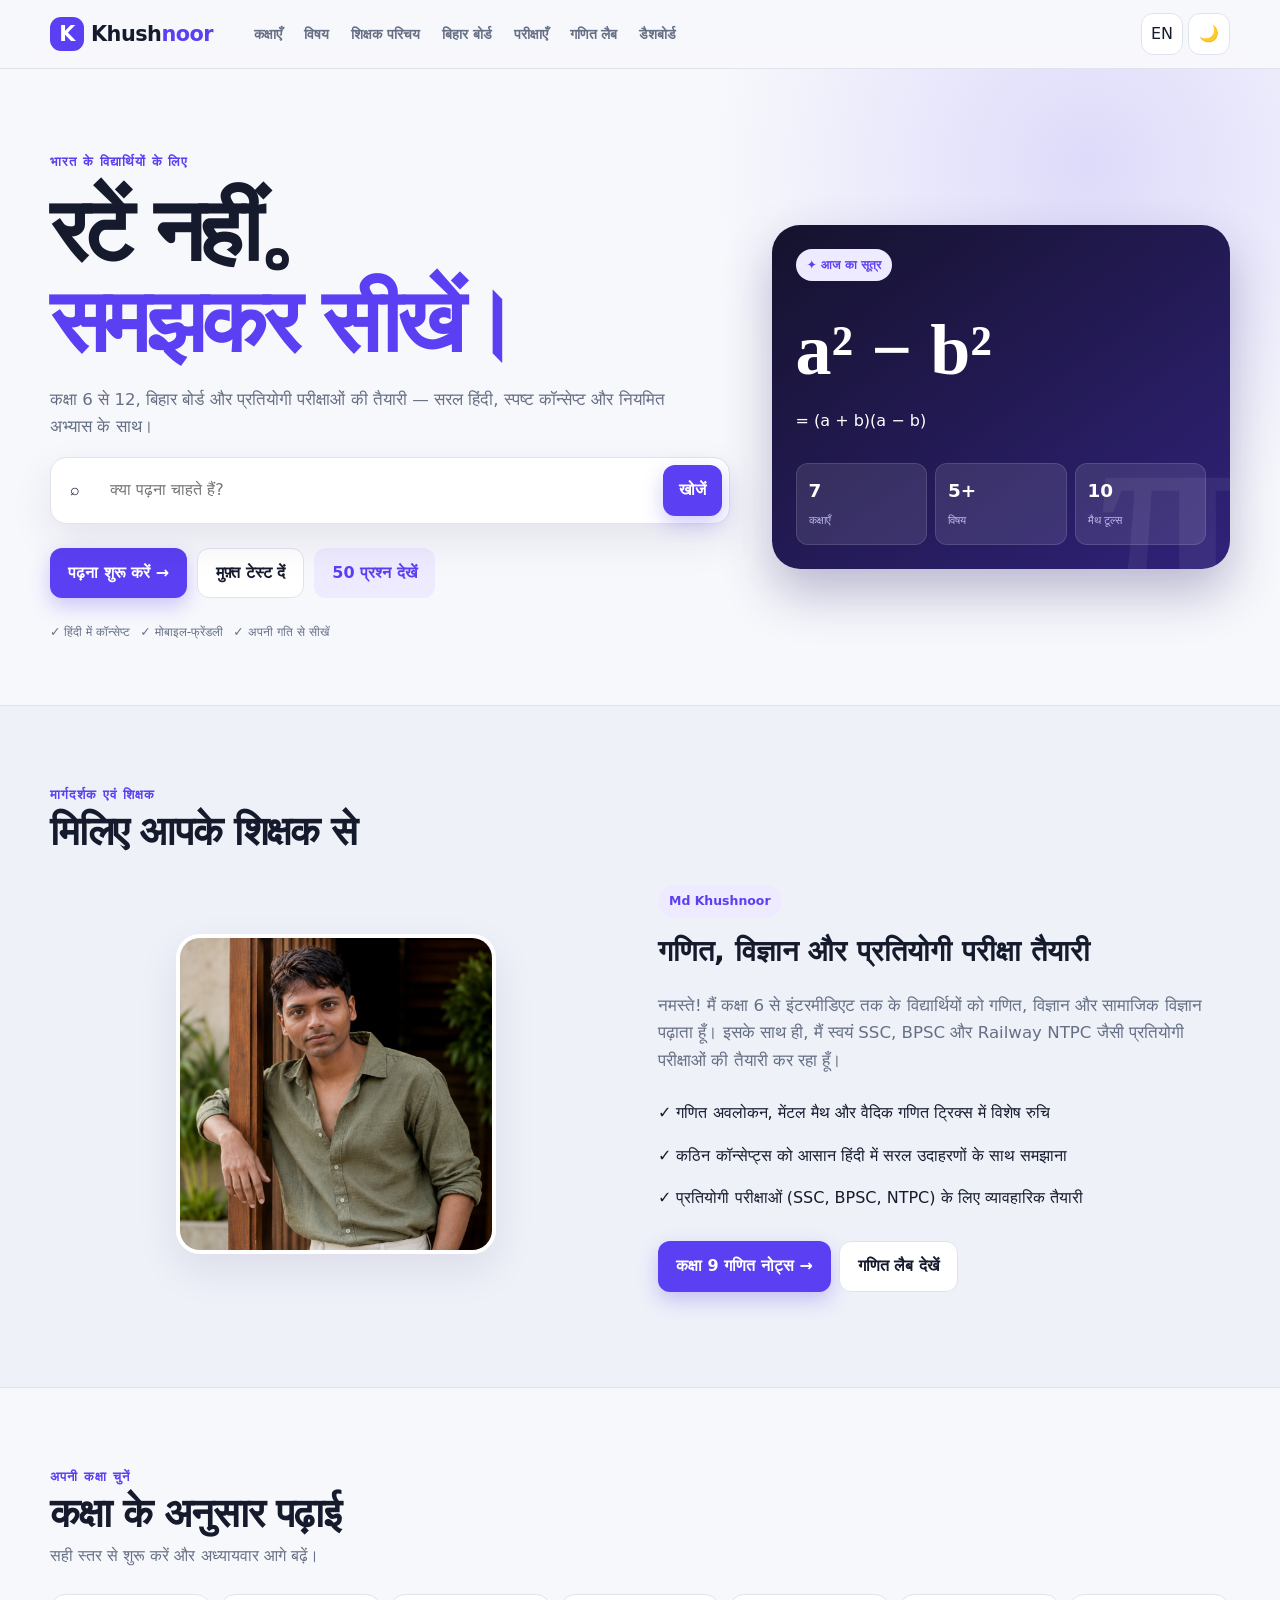
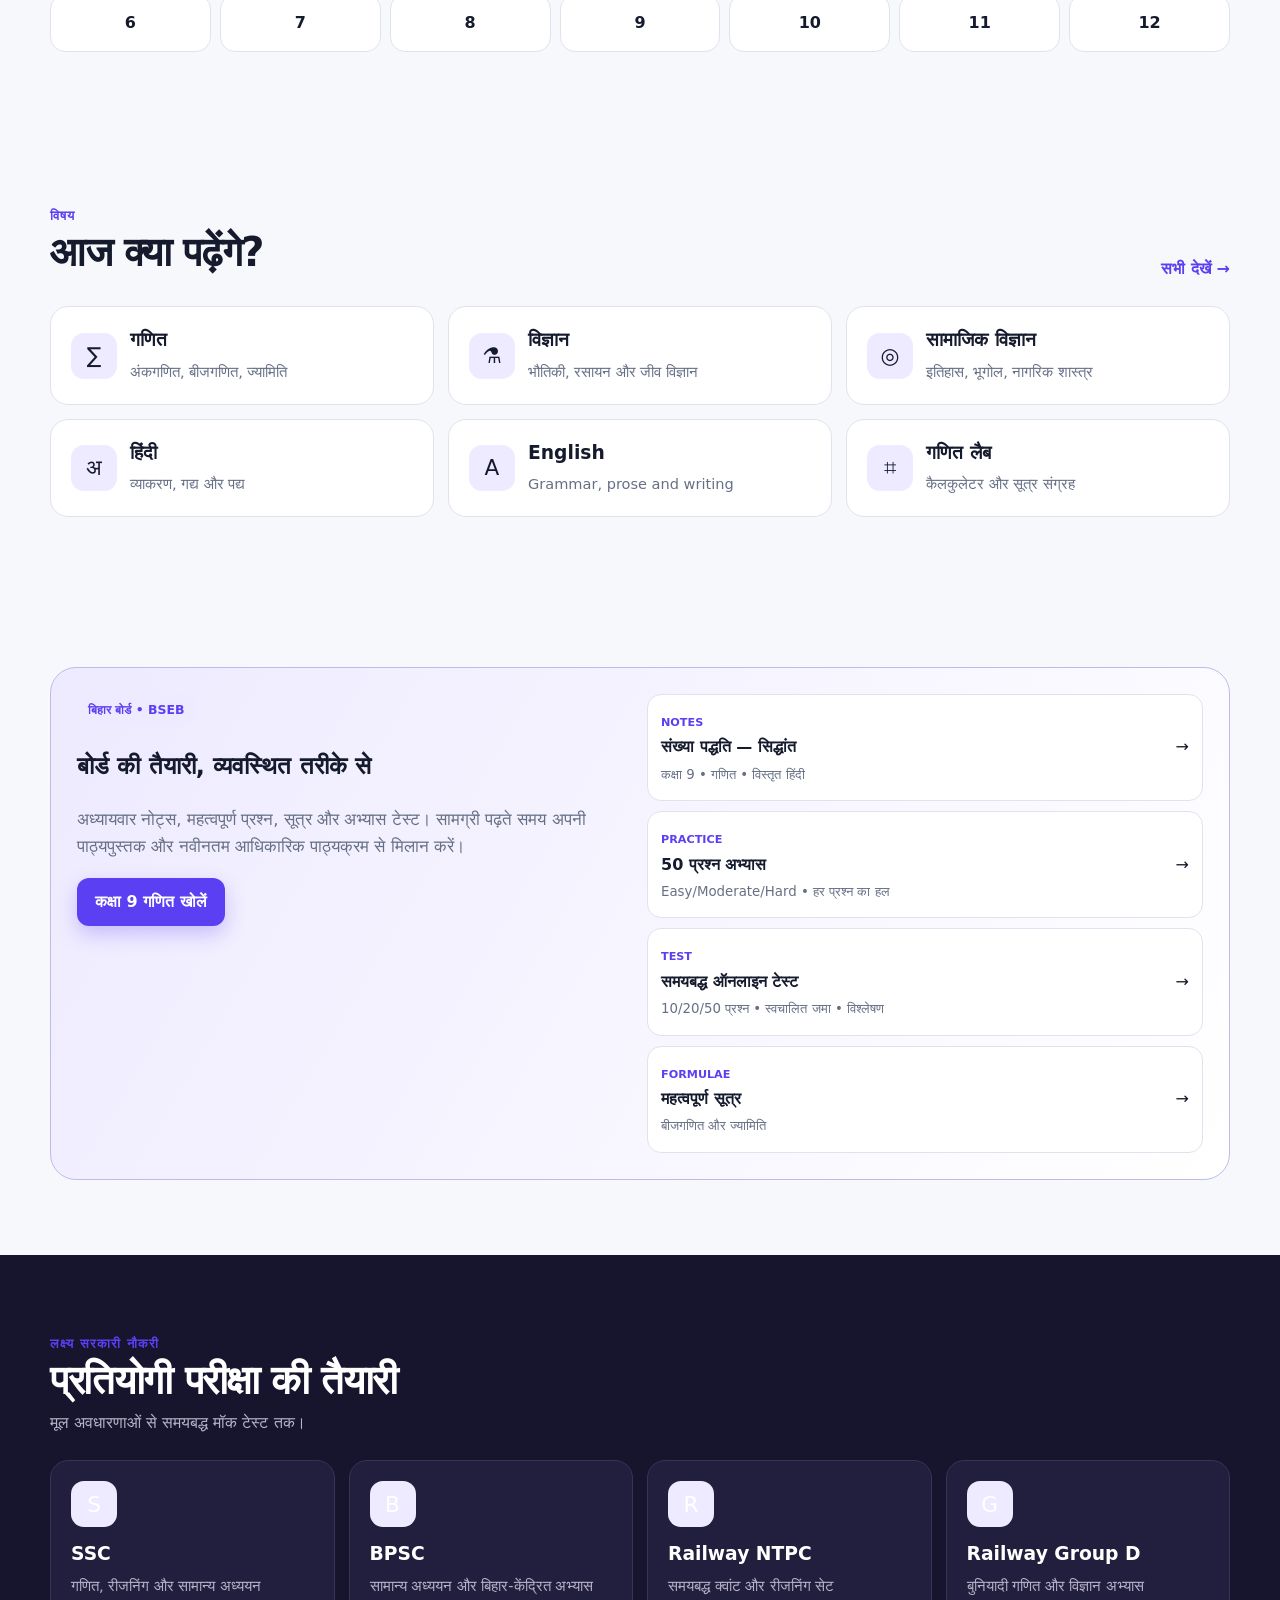
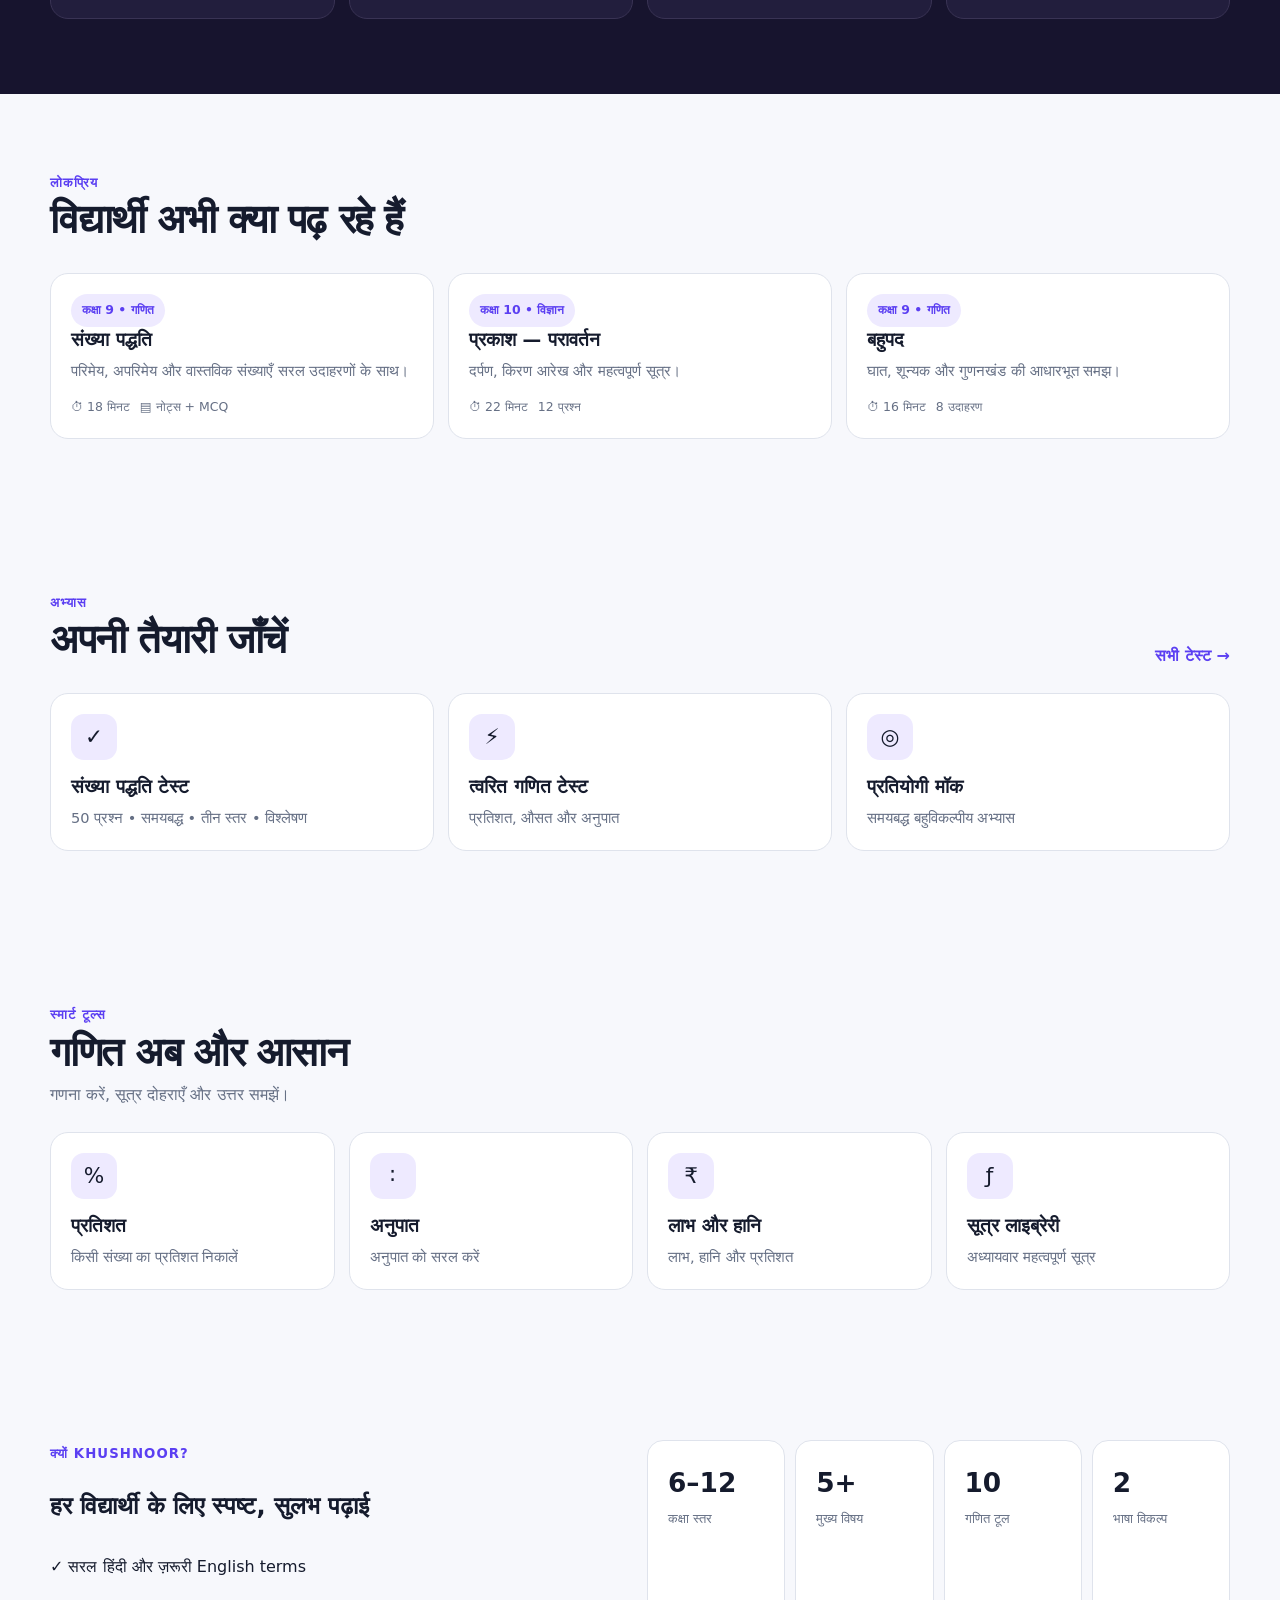
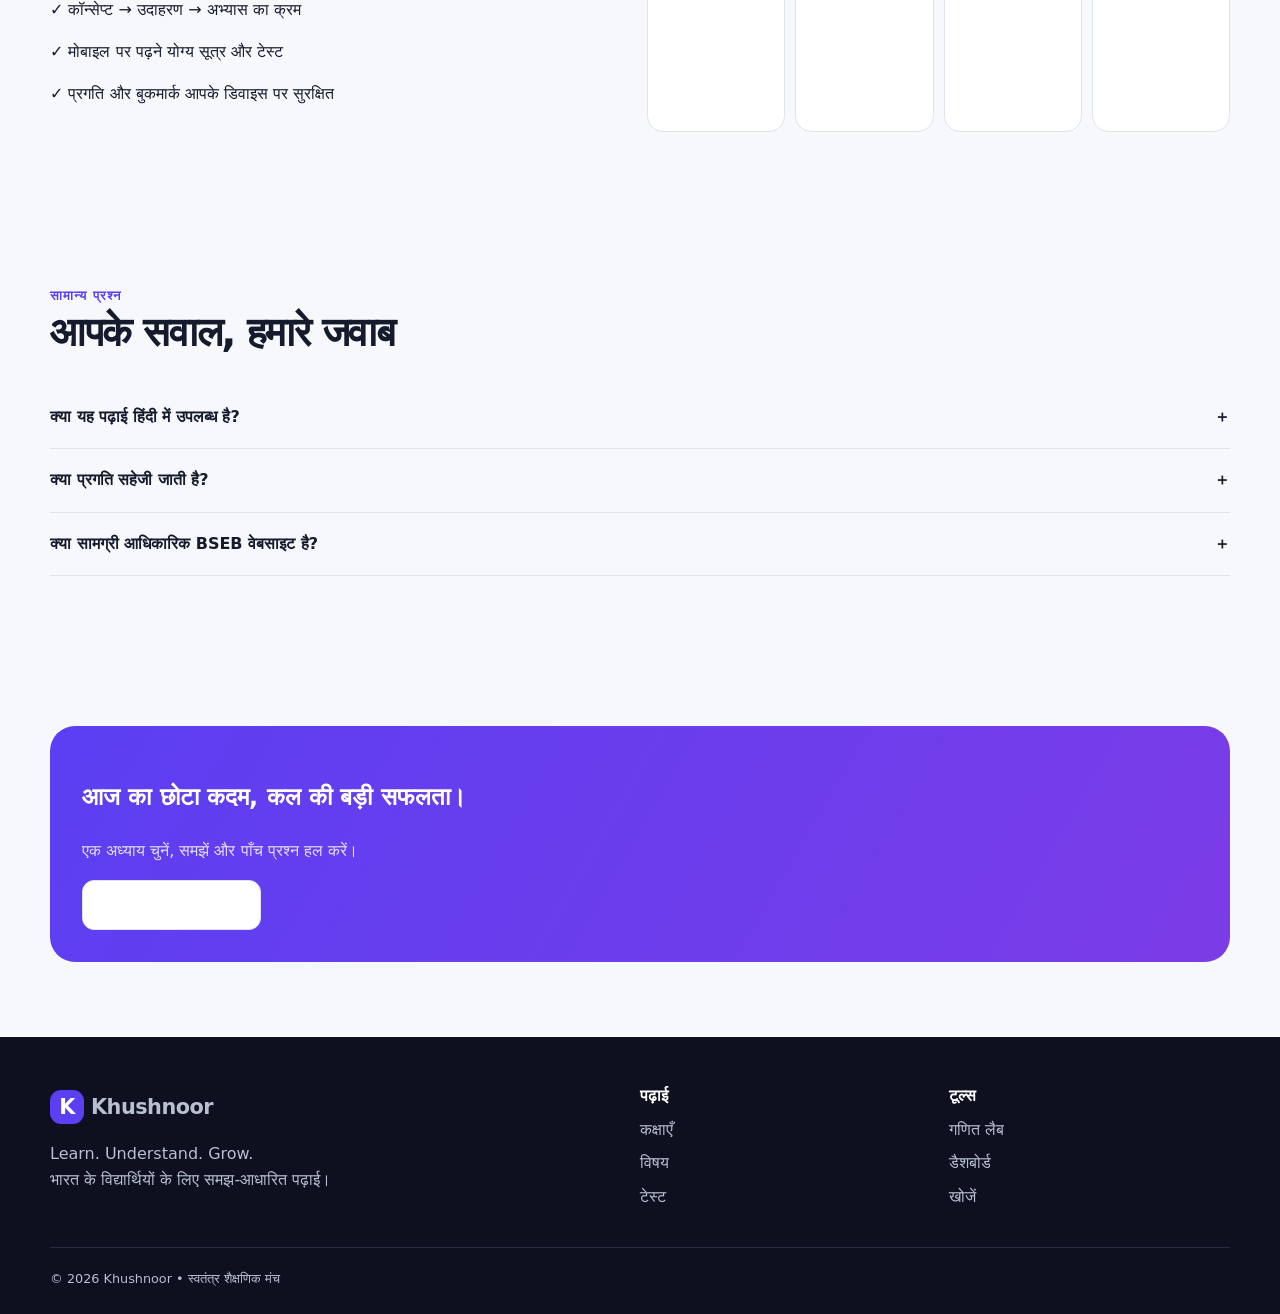
<file: index.html>
<!doctype html><html lang="hi"><head><meta charset="utf-8"><meta name="viewport" content="width=device-width,initial-scale=1"><title>Khushnoor — कक्षा 6–12 और प्रतियोगी परीक्षाओं की पढ़ाई</title><meta name="description" content="हिंदी में गणित, विज्ञान, सामाजिक विज्ञान, BSEB नोट्स, प्रैक्टिस टेस्ट और प्रतियोगी परीक्षाओं की तैयारी।"><link rel="canonical" href="https://khushnoorm.github.io/"><meta property="og:title" content="Khushnoor — समझकर सीखें"><meta property="og:description" content="कक्षा 6–12, बिहार बोर्ड और प्रतियोगी परीक्षाओं के लिए आधुनिक लर्निंग प्लेटफ़ॉर्म।"><meta property="og:type" content="website"><meta property="og:url" content="https://khushnoorm.github.io/"><link rel="stylesheet" href="assets/styles.css"><script type="application/ld+json">{"@context":"https://schema.org","@type":"EducationalOrganization","name":"Khushnoor","url":"https://khushnoorm.github.io/","description":"Hindi-first learning platform for Indian students."}</script></head><body>
<a class="skip" href="#main">मुख्य सामग्री पर जाएँ</a><header class="site-header"><div class="container nav-wrap"><a class="brand" href="index.html"><span class="brand-mark">K</span>Khush<em>noor</em></a><nav class="nav-links" aria-label="मुख्य नेविगेशन"><a href="#classes">कक्षाएँ</a><a href="#subjects">विषय</a><a href="#educator">शिक्षक परिचय</a><a href="#bseb">बिहार बोर्ड</a><a href="#exams">परीक्षाएँ</a><a href="math-lab.html">गणित लैब</a><a href="dashboard.html">डैशबोर्ड</a></nav><div class="nav-actions"><button class="icon-btn" id="langBtn" onclick="toggleLang()" aria-label="भाषा बदलें">EN</button><button class="icon-btn" id="themeBtn" onclick="toggleTheme()" aria-label="रंग मोड बदलें">🌙</button><button class="menu-btn" id="menuBtn" onclick="toggleMenu()" aria-label="मेन्यू खोलें" aria-expanded="false">☰</button></div></div><nav class="container mobile-nav" id="mobileNav" aria-label="मोबाइल नेविगेशन"><a href="#classes">कक्षाएँ</a><a href="#subjects">विषय</a><a href="#educator">शिक्षक परिचय</a><a href="#bseb">बिहार बोर्ड</a><a href="#exams">प्रतियोगी परीक्षाएँ</a><a href="math-lab.html">गणित लैब</a><a href="dashboard.html">मेरा डैशबोर्ड</a></nav></header>
<main id="main"><section class="hero"><div class="container hero-grid"><div><div class="eyebrow">भारत के विद्यार्थियों के लिए</div><h1>रटें नहीं。<br><span>समझकर सीखें।</span></h1><p class="lead">कक्षा 6 से 12, बिहार बोर्ड और प्रतियोगी परीक्षाओं की तैयारी — सरल हिंदी, स्पष्ट कॉन्सेप्ट और नियमित अभ्यास के साथ।</p><div class="search-box"><span aria-hidden="true" style="padding:12px">⌕</span><input class="global-search" aria-label="पढ़ाई खोजें" placeholder="क्या पढ़ना चाहते हैं?" autocomplete="off"><button class="btn btn-primary" onclick="this.previousElementSibling.dispatchEvent(new KeyboardEvent('keydown',{key:'Enter'}))" aria-label="खोजें">खोजें</button><div class="search-suggestions" role="listbox"></div></div><div class="hero-actions"><a class="btn btn-primary" href="#classes">पढ़ना शुरू करें →</a><a class="btn btn-secondary" href="test.html">मुफ़्त टेस्ट दें</a><a class="btn btn-ghost" href="class-9-math-chapter-1-questions.html">50 प्रश्न देखें</a></div><div class="meta"><span>✓ हिंदी में कॉन्सेप्ट</span><span>✓ मोबाइल-फ्रेंडली</span><span>✓ अपनी गति से सीखें</span></div></div><aside class="hero-panel" aria-label="आज का सूत्र"><div class="daily"><span class="badge">✦ आज का सूत्र</span><div class="formula">a² − b²</div><p>= (a + b)(a − b)</p><div class="streak"><div><b>7</b><small>कक्षाएँ</small></div><div><b>5+</b><small>विषय</small></div><div><b>10</b><small>मैथ टूल्स</small></div></div></div></aside></div></section>

<!-- EDUCATOR PROFILE SECTION -->
<section id="educator" style="background:var(--surface-2);border-top:1px solid var(--line);border-bottom:1px solid var(--line)">
<div class="container">
<div class="section-head">
<div><span class="eyebrow">मार्गदर्शक एवं शिक्षक</span><h2>मिलिए आपके शिक्षक से</h2></div>
</div>
<div class="grid grid-2" style="align-items:center;gap:36px">
<div style="text-align:center">
<img src="khushnoor.jpg" alt="Khushnoor — Mathematics Educator" style="width:100%;max-width:320px;aspect-ratio:1;border-radius:24px;object-fit:cover;object-position:center 25%;box-shadow:var(--shadow);border:4px solid var(--surface)">
</div>
<div>
<span class="badge">Md Khushnoor</span>
<h3 style="font-size:1.8rem;margin:10px 0 12px">गणित, विज्ञान और प्रतियोगी परीक्षा तैयारी</h3>
<p class="lead" style="margin-bottom:18px">नमस्ते! मैं कक्षा 6 से इंटरमीडिएट तक के विद्यार्थियों को गणित, विज्ञान और सामाजिक विज्ञान पढ़ाता हूँ। इसके साथ ही, मैं स्वयं SSC, BPSC और Railway NTPC जैसी प्रतियोगी परीक्षाओं की तैयारी कर रहा हूँ।</p>
<ul class="checklist" style="margin-bottom:22px">
<li>✓ गणित अवलोकन, मेंटल मैथ और वैदिक गणित ट्रिक्स में विशेष रुचि</li>
<li>✓ कठिन कॉन्सेप्ट्स को आसान हिंदी में सरल उदाहरणों के साथ समझाना</li>
<li>✓ प्रतियोगी परीक्षाओं (SSC, BPSC, NTPC) के लिए व्यावहारिक तैयारी</li>
</ul>
<div class="lesson-actions">
<a class="btn btn-primary" href="class-9-math-chapter-1-notes.html">कक्षा 9 गणित नोट्स →</a>
<a class="btn btn-secondary" href="math-lab.html">गणित लैब देखें</a>
</div>
</div>
</div>
</div>
</section>

<section id="classes"><div class="container"><div class="section-head"><div><span class="eyebrow">अपनी कक्षा चुनें</span><h2>कक्षा के अनुसार पढ़ाई</h2><p>सही स्तर से शुरू करें और अध्यायवार आगे बढ़ें।</p></div></div><div class="class-strip"> <a class="class-pill" href="search.html?q=कक्षा 6">6</a><a class="class-pill" href="search.html?q=कक्षा 7">7</a><a class="class-pill" href="search.html?q=कक्षा 8">8</a><a class="class-pill" href="class-9-math-chapter-1-notes.html">9</a><a class="class-pill" href="search.html?q=कक्षा 10">10</a><a class="class-pill" href="search.html?q=कक्षा 11">11</a><a class="class-pill" href="search.html?q=कक्षा 12">12</a></div></div></section>
<section id="subjects"><div class="container"><div class="section-head"><div><span class="eyebrow">विषय</span><h2>आज क्या पढ़ेंगे?</h2></div><a class="text-link" href="search.html">सभी देखें →</a></div><div class="grid grid-3"><a class="card subject-card" href="class-9-math-chapter-1-notes.html"><span class="card-icon">∑</span><div><h3>गणित</h3><p>अंकगणित, बीजगणित, ज्यामिति</p></div></a><a class="card subject-card" href="search.html?q=विज्ञान"><span class="card-icon">⚗</span><div><h3>विज्ञान</h3><p>भौतिकी, रसायन और जीव विज्ञान</p></div></a><a class="card subject-card" href="search.html?q=सामाजिक विज्ञान"><span class="card-icon">◎</span><div><h3>सामाजिक विज्ञान</h3><p>इतिहास, भूगोल, नागरिक शास्त्र</p></div></a><a class="card subject-card" href="search.html?q=हिंदी"><span class="card-icon">अ</span><div><h3>हिंदी</h3><p>व्याकरण, गद्य और पद्य</p></div></a><a class="card subject-card" href="search.html?q=English"><span class="card-icon">A</span><div><h3>English</h3><p>Grammar, prose and writing</p></div></a><a class="card subject-card" href="math-lab.html"><span class="card-icon">⌗</span><div><h3>गणित लैब</h3><p>कैलकुलेटर और सूत्र संग्रह</p></div></a></div></div></section>
<section id="bseb"><div class="container"><div class="bseb grid grid-2"><div><span class="badge">बिहार बोर्ड • BSEB</span><h2>बोर्ड की तैयारी, व्यवस्थित तरीके से</h2><p class="lead">अध्यायवार नोट्स, महत्वपूर्ण प्रश्न, सूत्र और अभ्यास टेस्ट। सामग्री पढ़ते समय अपनी पाठ्यपुस्तक और नवीनतम आधिकारिक पाठ्यक्रम से मिलान करें।</p><a class="btn btn-primary" href="class-9-math-chapter-1-notes.html">कक्षा 9 गणित खोलें</a></div><div class="material-list"><a class="material" href="class-9-math-chapter-1-notes.html"><div><span class="type">Notes</span><p>संख्या पद्धति — सिद्धांत</p><small>कक्षा 9 • गणित • विस्तृत हिंदी</small></div><span class="arrow">→</span></a><a class="material" href="class-9-math-chapter-1-questions.html"><div><span class="type">Practice</span><p>50 प्रश्न अभ्यास</p><small>Easy/Moderate/Hard • हर प्रश्न का हल</small></div><span class="arrow">→</span></a><a class="material" href="test.html"><div><span class="type">Test</span><p>समयबद्ध ऑनलाइन टेस्ट</p><small>10/20/50 प्रश्न • स्वचालित जमा • विश्लेषण</small></div><span class="arrow">→</span></a><a class="material" href="math-lab.html#formulae"><div><span class="type">Formulae</span><p>महत्वपूर्ण सूत्र</p><small>बीजगणित और ज्यामिति</small></div><span class="arrow">→</span></a></div></div></div></div></section>
<section class="band" id="exams"><div class="container"><div class="section-head"><div><span class="eyebrow">लक्ष्य सरकारी नौकरी</span><h2>प्रतियोगी परीक्षा की तैयारी</h2><p>मूल अवधारणाओं से समयबद्ध मॉक टेस्ट तक।</p></div></div><div class="grid grid-4"><a class="card" href="test.html"><div class="card-icon">S</div><h3>SSC</h3><p>गणित, रीजनिंग और सामान्य अध्ययन</p></a><a class="card" href="search.html?q=BPSC"><div class="card-icon">B</div><h3>BPSC</h3><p>सामान्य अध्ययन और बिहार-केंद्रित अभ्यास</p></a><a class="card" href="test.html"><div class="card-icon">R</div><h3>Railway NTPC</h3><p>समयबद्ध क्वांट और रीजनिंग सेट</p></a><a class="card" href="test.html"><div class="card-icon">G</div><h3>Railway Group D</h3><p>बुनियादी गणित और विज्ञान अभ्यास</p></a></div></div></section>
<section><div class="container"><div class="section-head"><div><span class="eyebrow">लोकप्रिय</span><h2>विद्यार्थी अभी क्या पढ़ रहे हैं</h2></div></div><div class="grid grid-3"><a class="card" href="class-9-math-chapter-1-notes.html"><span class="badge">कक्षा 9 • गणित</span><h3>संख्या पद्धति</h3><p>परिमेय, अपरिमेय और वास्तविक संख्याएँ सरल उदाहरणों के साथ।</p><div class="meta"><span>⏱ 18 मिनट</span><span>▤ नोट्स + MCQ</span></div></a><a class="card" href="search.html?q=प्रकाश"><span class="badge">कक्षा 10 • विज्ञान</span><h3>प्रकाश — परावर्तन</h3><p>दर्पण, किरण आरेख और महत्वपूर्ण सूत्र।</p><div class="meta"><span>⏱ 22 मिनट</span><span>12 प्रश्न</span></div></a><a class="card" href="search.html?q=बहुपद"><span class="badge">कक्षा 9 • गणित</span><h3>बहुपद</h3><p>घात, शून्यक और गुणनखंड की आधारभूत समझ।</p><div class="meta"><span>⏱ 16 मिनट</span><span>8 उदाहरण</span></div></a></div></div></section>
<section><div class="container"><div class="section-head"><div><span class="eyebrow">अभ्यास</span><h2>अपनी तैयारी जाँचें</h2></div><a class="text-link" href="test.html">सभी टेस्ट →</a></div><div class="grid grid-3"><a class="card" href="test.html"><div class="card-icon">✓</div><h3>संख्या पद्धति टेस्ट</h3><p>50 प्रश्न • समयबद्ध • तीन स्तर • विश्लेषण</p></a><a class="card" href="test.html"><div class="card-icon">⚡</div><h3>त्वरित गणित टेस्ट</h3><p>प्रतिशत, औसत और अनुपात</p></a><a class="card" href="test.html"><div class="card-icon">◎</div><h3>प्रतियोगी मॉक</h3><p>समयबद्ध बहुविकल्पीय अभ्यास</p></a></div></div></section>
<section><div class="container"><div class="section-head"><div><span class="eyebrow">स्मार्ट टूल्स</span><h2>गणित अब और आसान</h2><p>गणना करें, सूत्र दोहराएँ और उत्तर समझें।</p></div></div><div class="grid grid-4"><a class="card" href="math-lab.html"><div class="card-icon">%</div><h3>प्रतिशत</h3><p>किसी संख्या का प्रतिशत निकालें</p></a><a class="card" href="math-lab.html"><div class="card-icon">∶</div><h3>अनुपात</h3><p>अनुपात को सरल करें</p></a><a class="card" href="math-lab.html"><div class="card-icon">₹</div><h3>लाभ और हानि</h3><p>लाभ, हानि और प्रतिशत</p></a><a class="card" href="math-lab.html#formulae"><div class="card-icon">ƒ</div><h3>सूत्र लाइब्रेरी</h3><p>अध्यायवार महत्वपूर्ण सूत्र</p></a></div></div></section>
<section><div class="container"><div class="grid grid-2"><div><span class="eyebrow">क्यों Khushnoor?</span><h2>हर विद्यार्थी के लिए स्पष्ट, सुलभ पढ़ाई</h2><ul class="checklist"><li>✓ सरल हिंदी और ज़रूरी English terms</li><li>✓ कॉन्सेप्ट → उदाहरण → अभ्यास का क्रम</li><li>✓ मोबाइल पर पढ़ने योग्य सूत्र और टेस्ट</li><li>✓ प्रगति और बुकमार्क आपके डिवाइस पर सुरक्षित</li></ul></div><div class="stats"><div class="stat"><b>6–12</b><small>कक्षा स्तर</small></div><div class="stat"><b>5+</b><small>मुख्य विषय</small></div><div class="stat"><b>10</b><small>गणित टूल</small></div><div class="stat"><b>2</b><small>भाषा विकल्प</small></div></div></div></div></section>
<section><div class="container"><div class="section-head"><div><span class="eyebrow">सामान्य प्रश्न</span><h2>आपके सवाल, हमारे जवाब</h2></div></div><div class="faq"><button onclick="toggleFaq(this)" aria-expanded="false">क्या यह पढ़ाई हिंदी में उपलब्ध है?<span>＋</span></button><p>हाँ। इंटरफ़ेस और मुख्य व्याख्या हिंदी में हैं, साथ में उपयोगी English terms भी दिए जाते हैं।</p></div><div class="faq"><button onclick="toggleFaq(this)" aria-expanded="false">क्या प्रगति सहेजी जाती है?<span>＋</span></button><p>हाँ। पूर्ण किए पाठ, बुकमार्क और टेस्ट स्कोर इसी ब्राउज़र में सुरक्षित रहते हैं।</p></div><div class="faq"><button onclick="toggleFaq(this)" aria-expanded="false">क्या सामग्री आधिकारिक BSEB वेबसाइट है?<span>＋</span></button><p>नहीं। यह स्वतंत्र शैक्षणिक प्लेटफ़ॉर्म है। परीक्षा तिथि और आधिकारिक सूचना के लिए BSEB के आधिकारिक स्रोत देखें।</p></div></div></section>
<section><div class="container"><div class="cta"><h2>आज का छोटा कदम, कल की बड़ी सफलता।</h2><p>एक अध्याय चुनें, समझें और पाँच प्रश्न हल करें।</p><a class="btn btn-secondary" href="class-9-math-chapter-1-notes.html">अभी सीखना शुरू करें →</a></div></div></section></main>
<footer class="footer"><div class="container"><div class="footer-grid"><div><a class="brand" href="index.html"><span class="brand-mark">K</span>Khushnoor</a><p>Learn. Understand. Grow.<br>भारत के विद्यार्थियों के लिए समझ-आधारित पढ़ाई।</p></div><div><strong>पढ़ाई</strong><a href="#classes">कक्षाएँ</a><a href="#subjects">विषय</a><a href="test.html">टेस्ट</a></div><div><strong>टूल्स</strong><a href="math-lab.html">गणित लैब</a><a href="dashboard.html">डैशबोर्ड</a><a href="search.html">खोजें</a></div></div><div class="footer-bottom">© <span class="year"></span> Khushnoor • स्वतंत्र शैक्षणिक मंच</div></div></footer><script src="assets/app.js"></script></body></html>
</file>
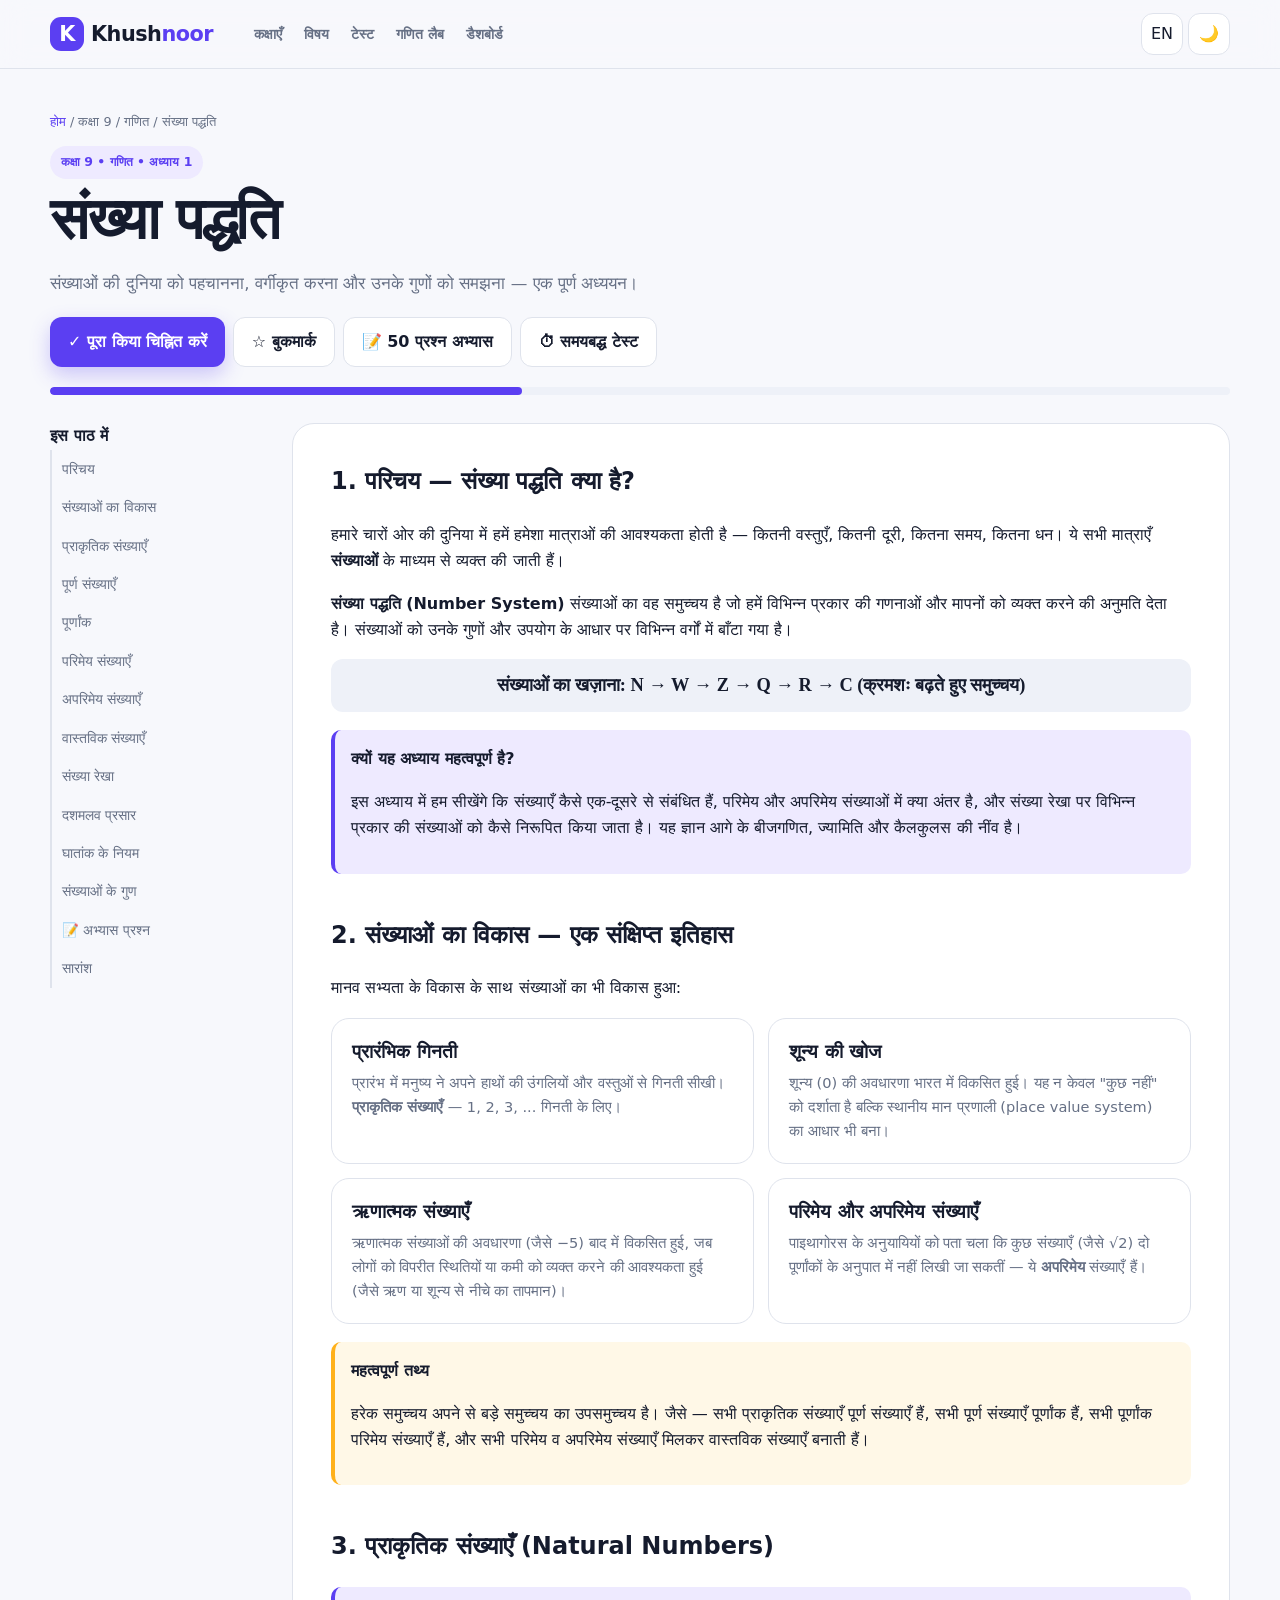
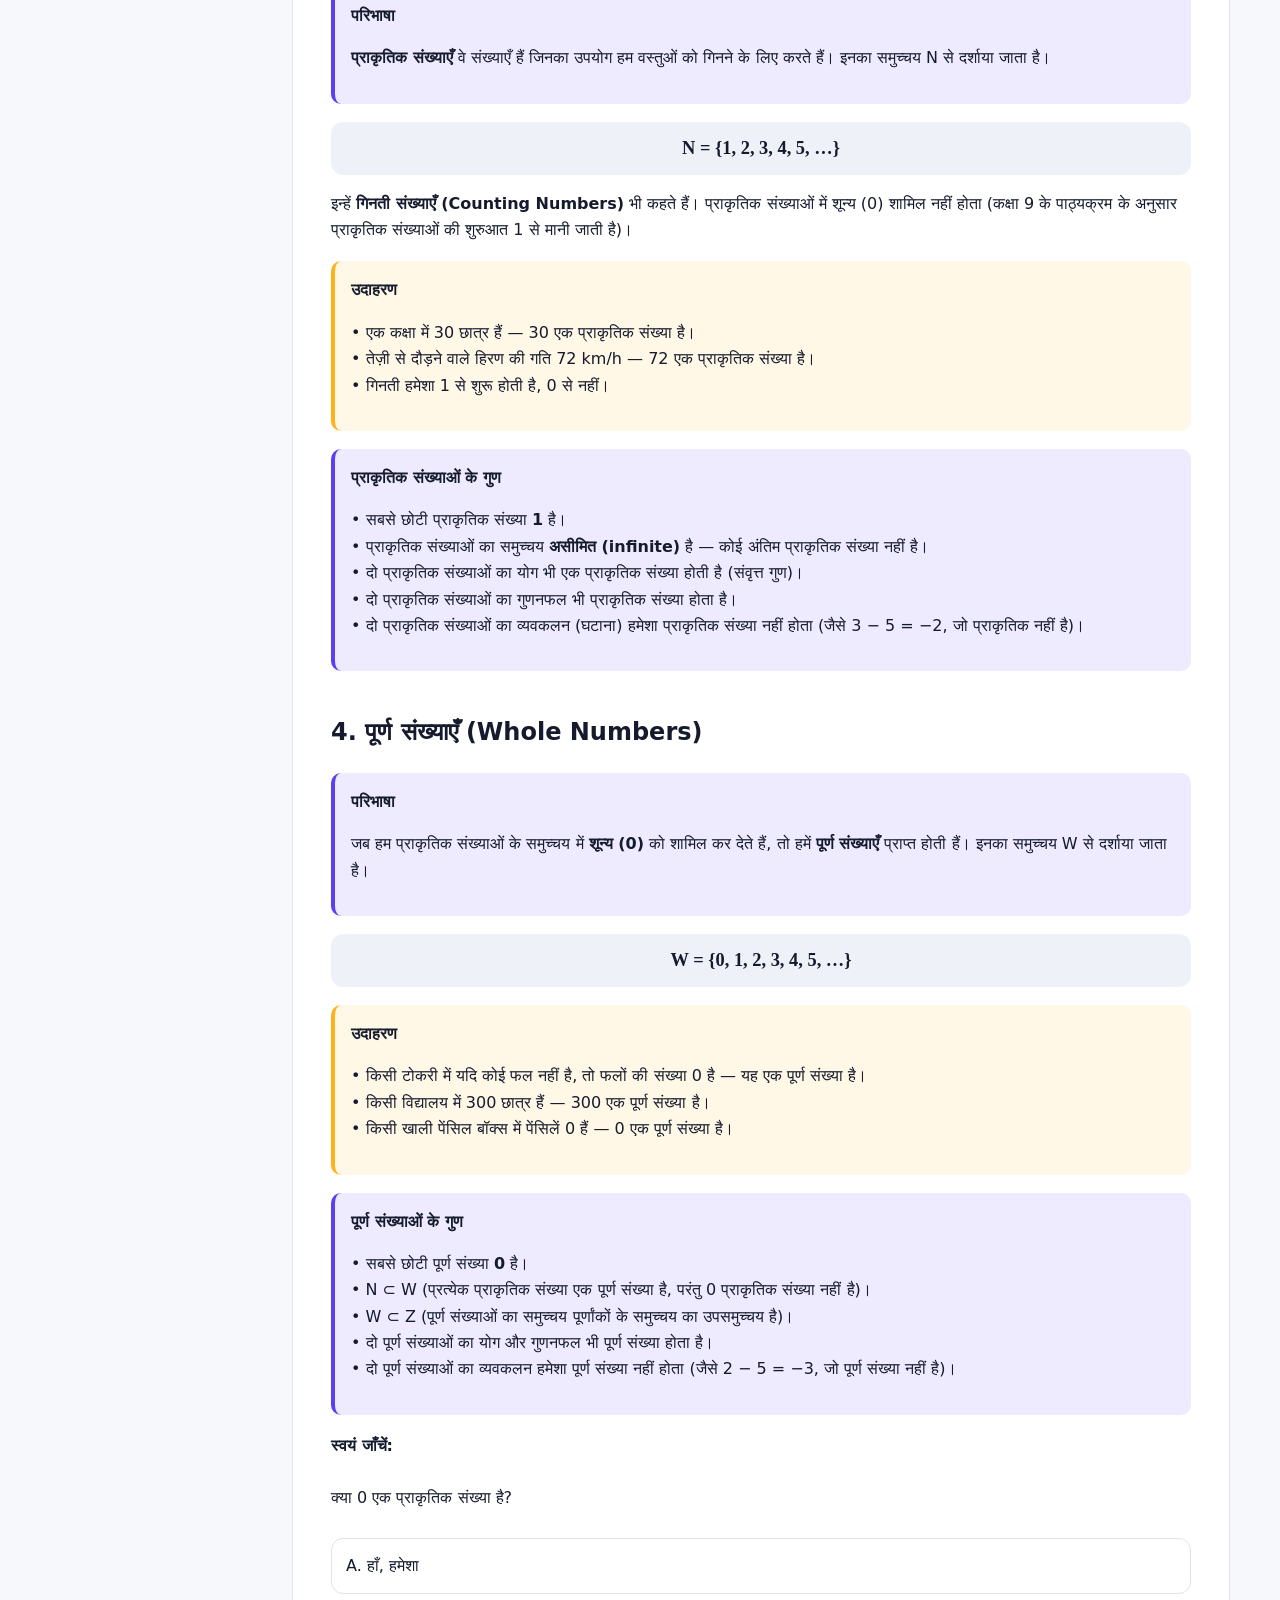
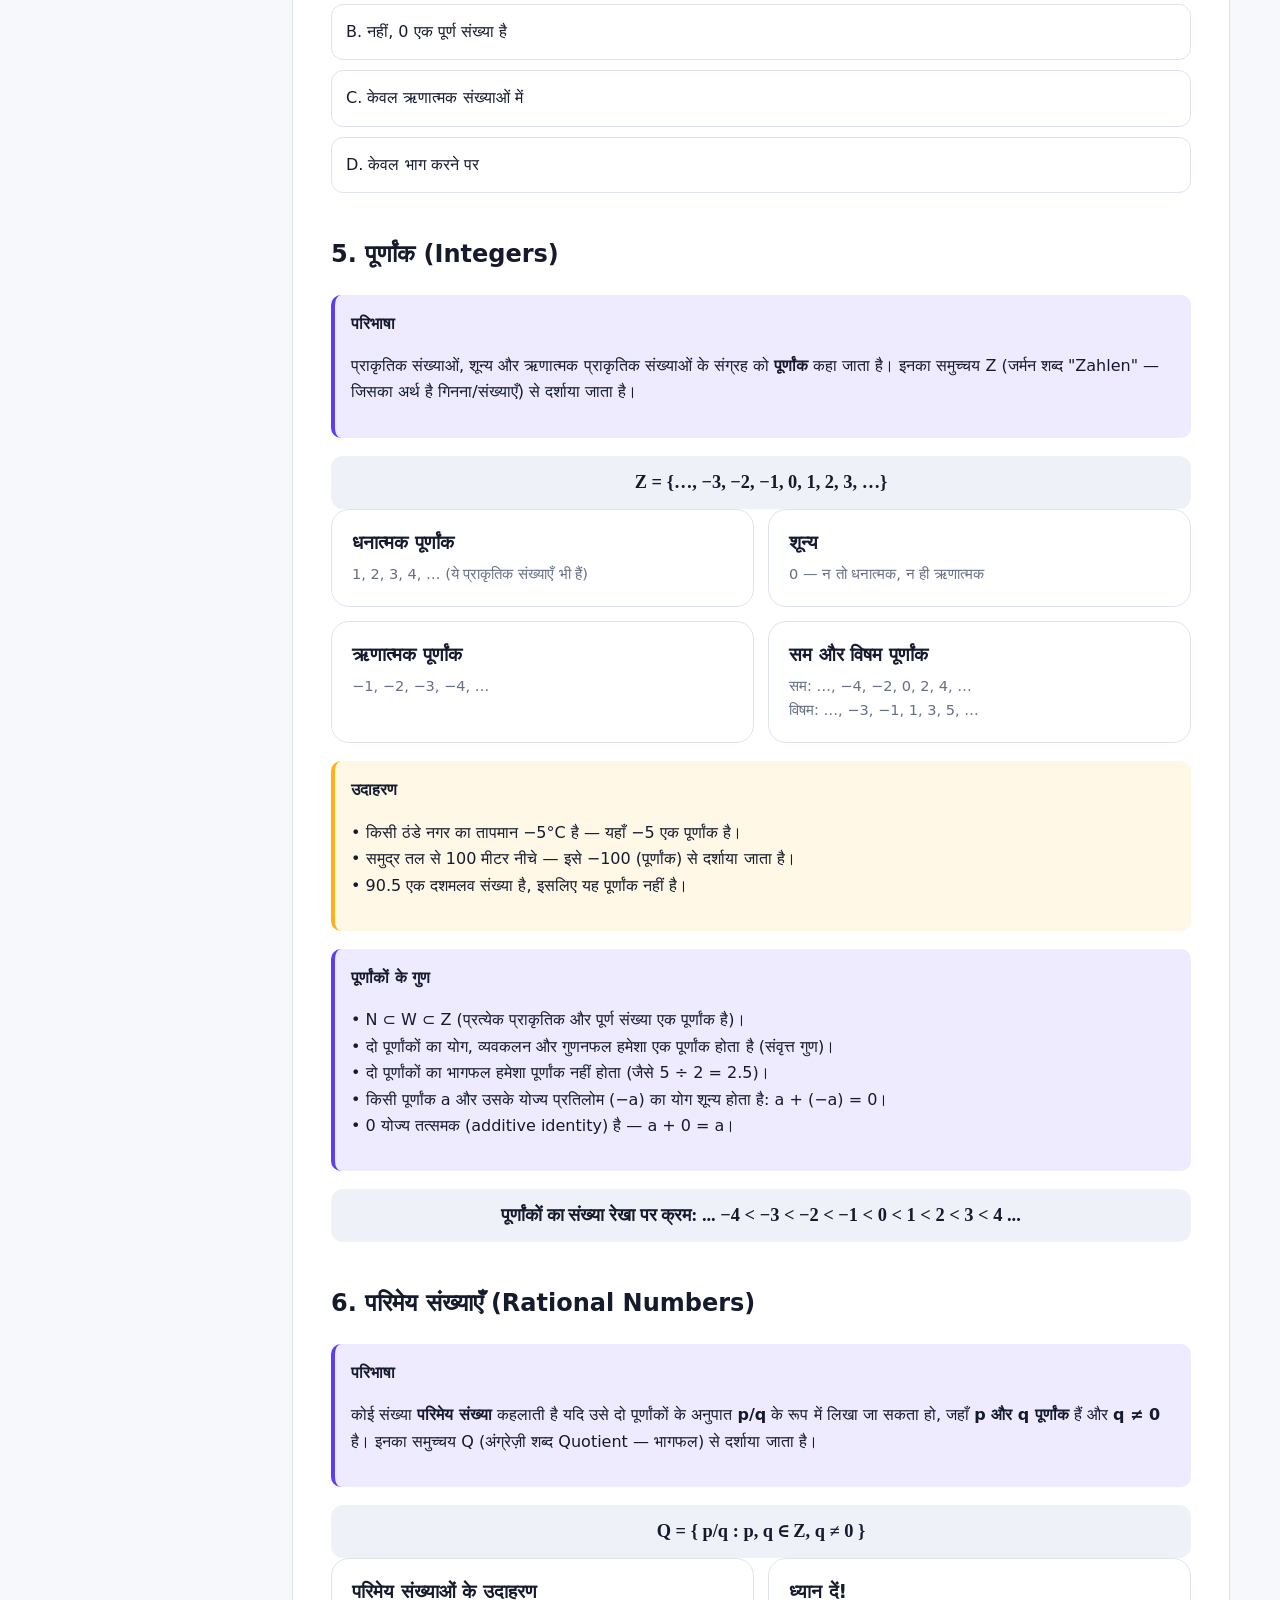
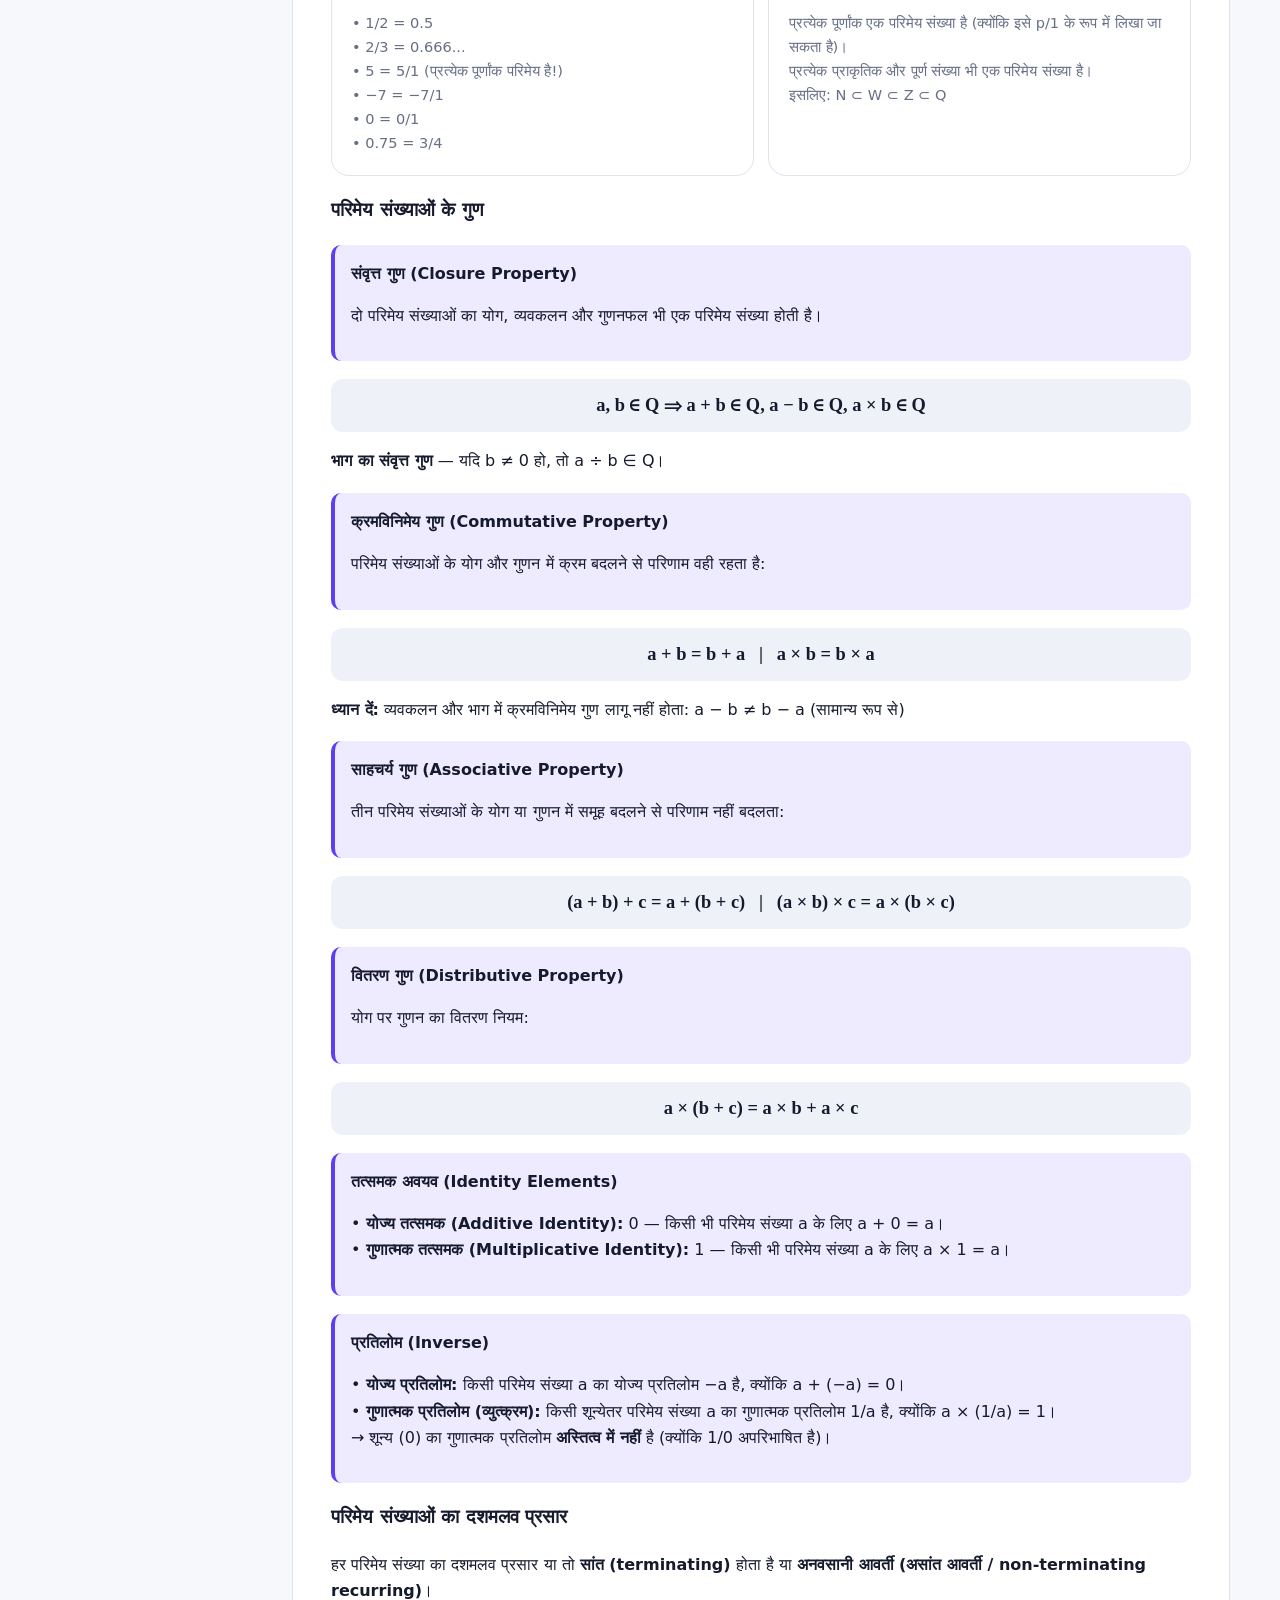
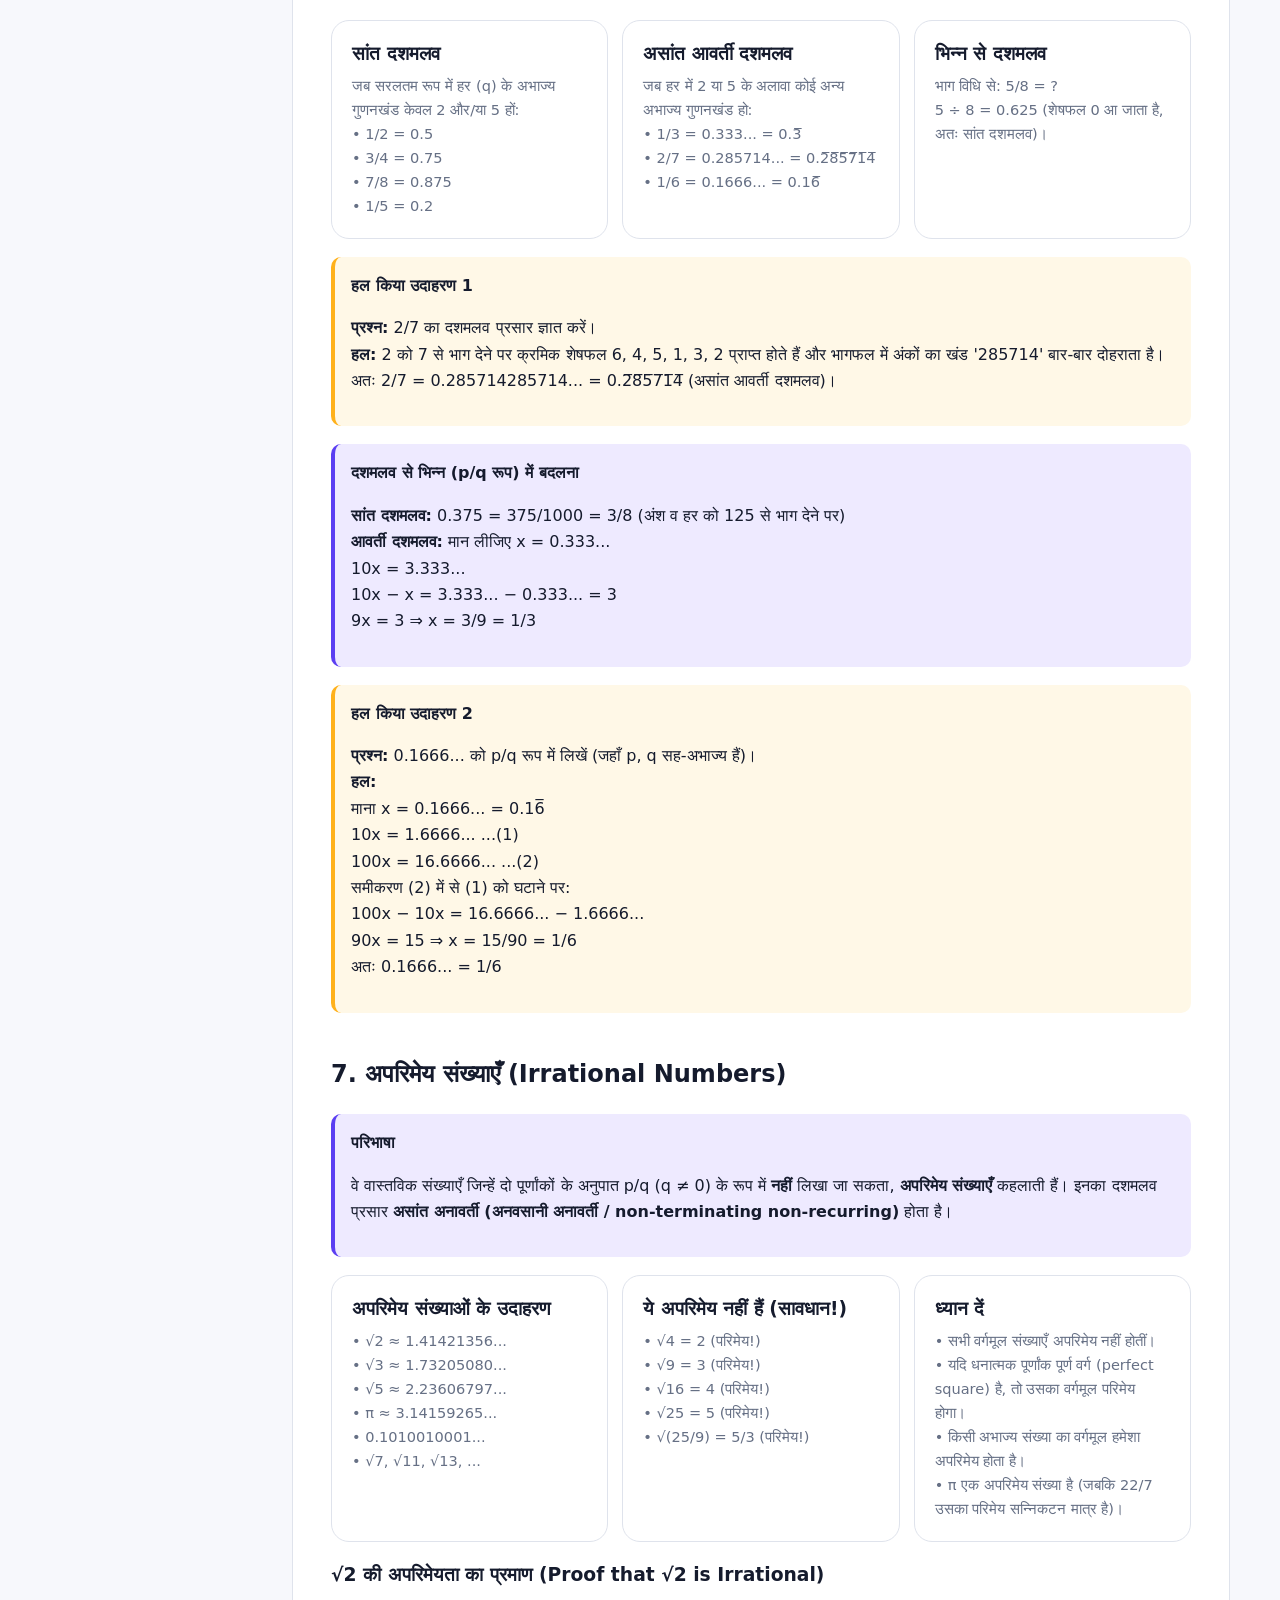
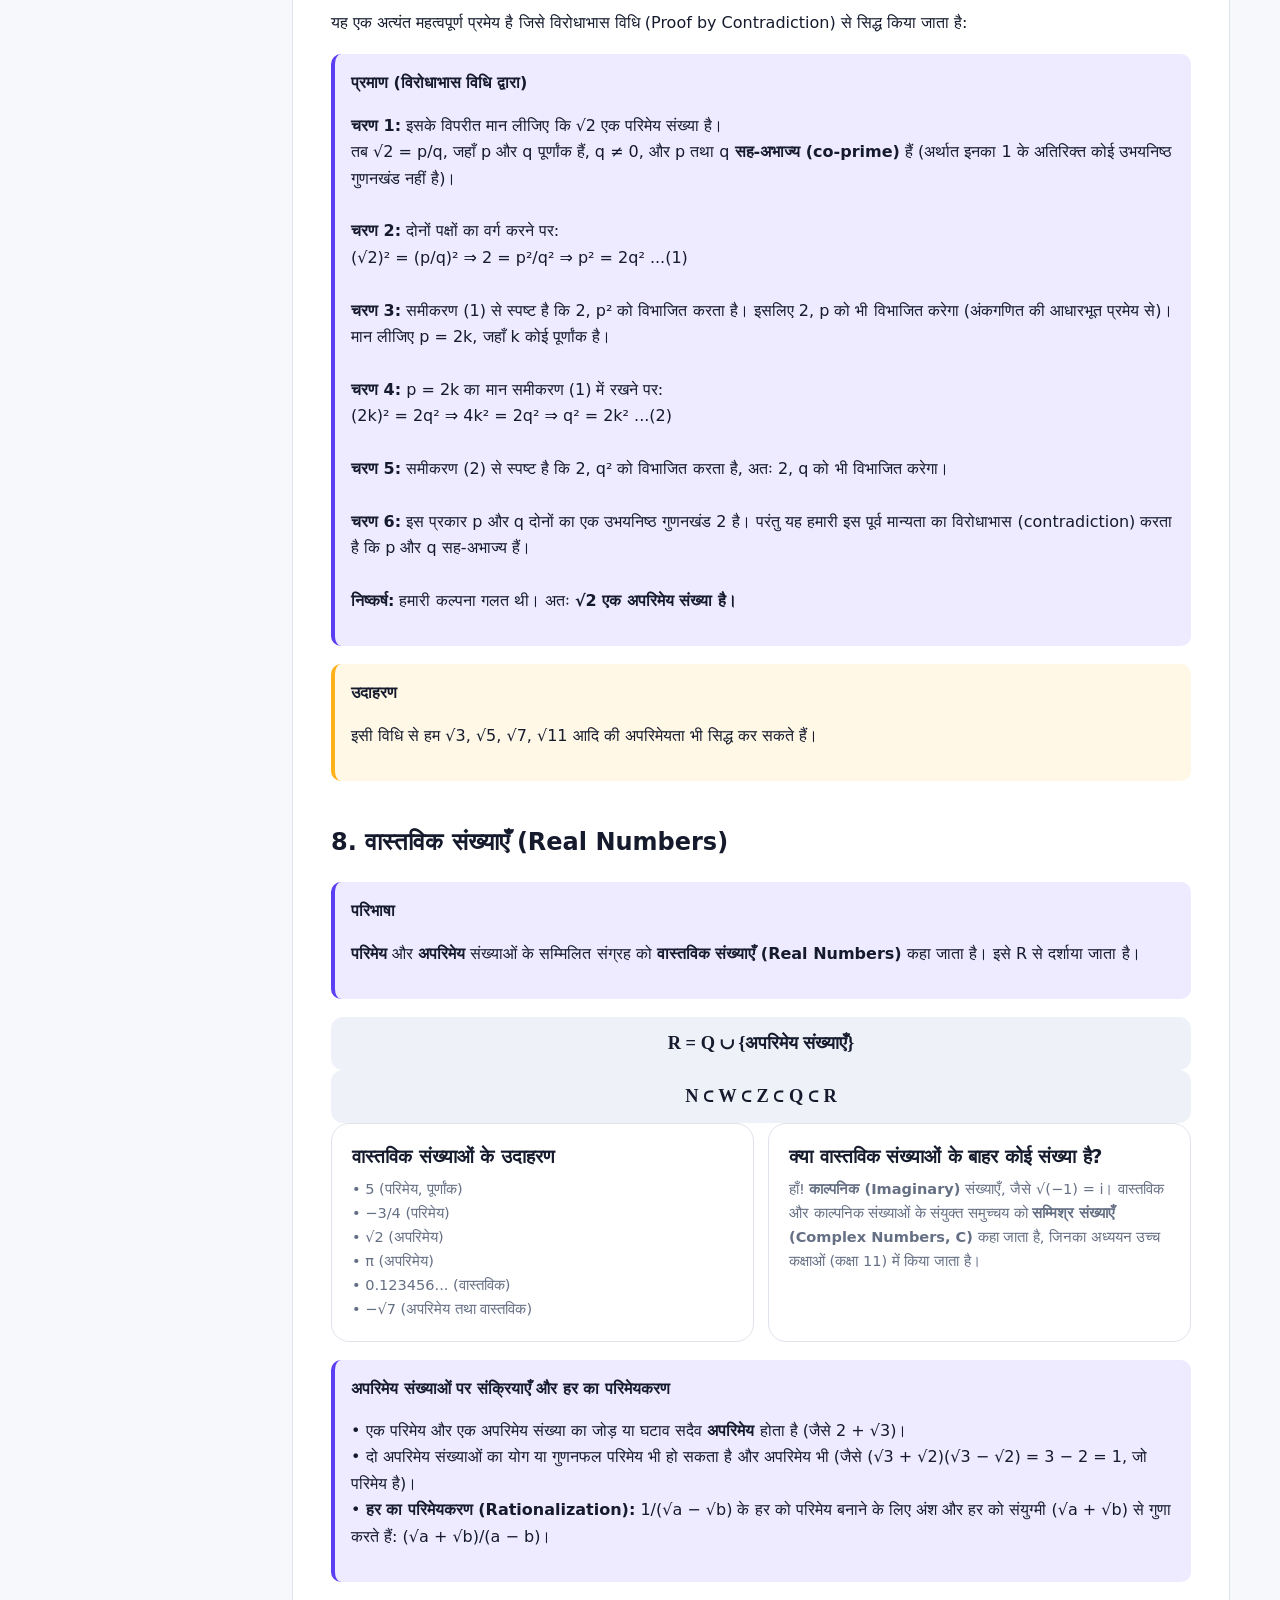
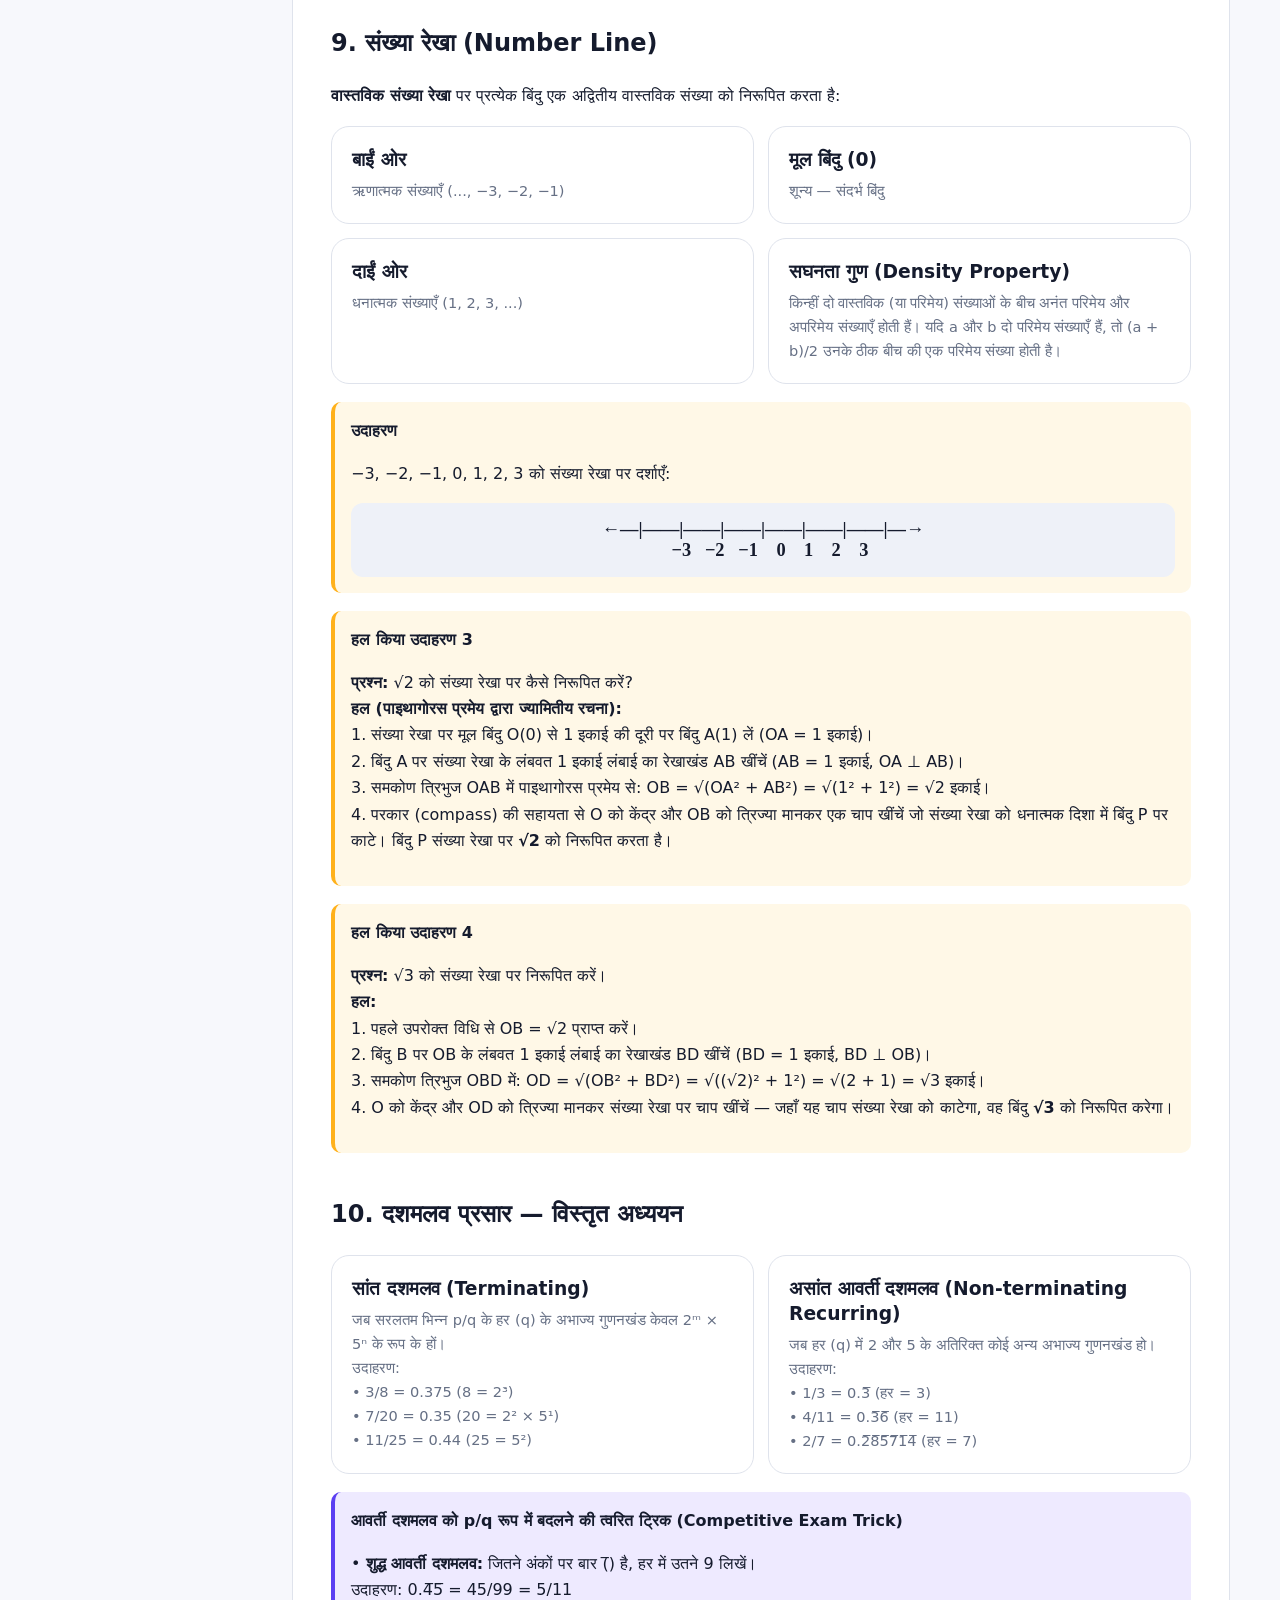
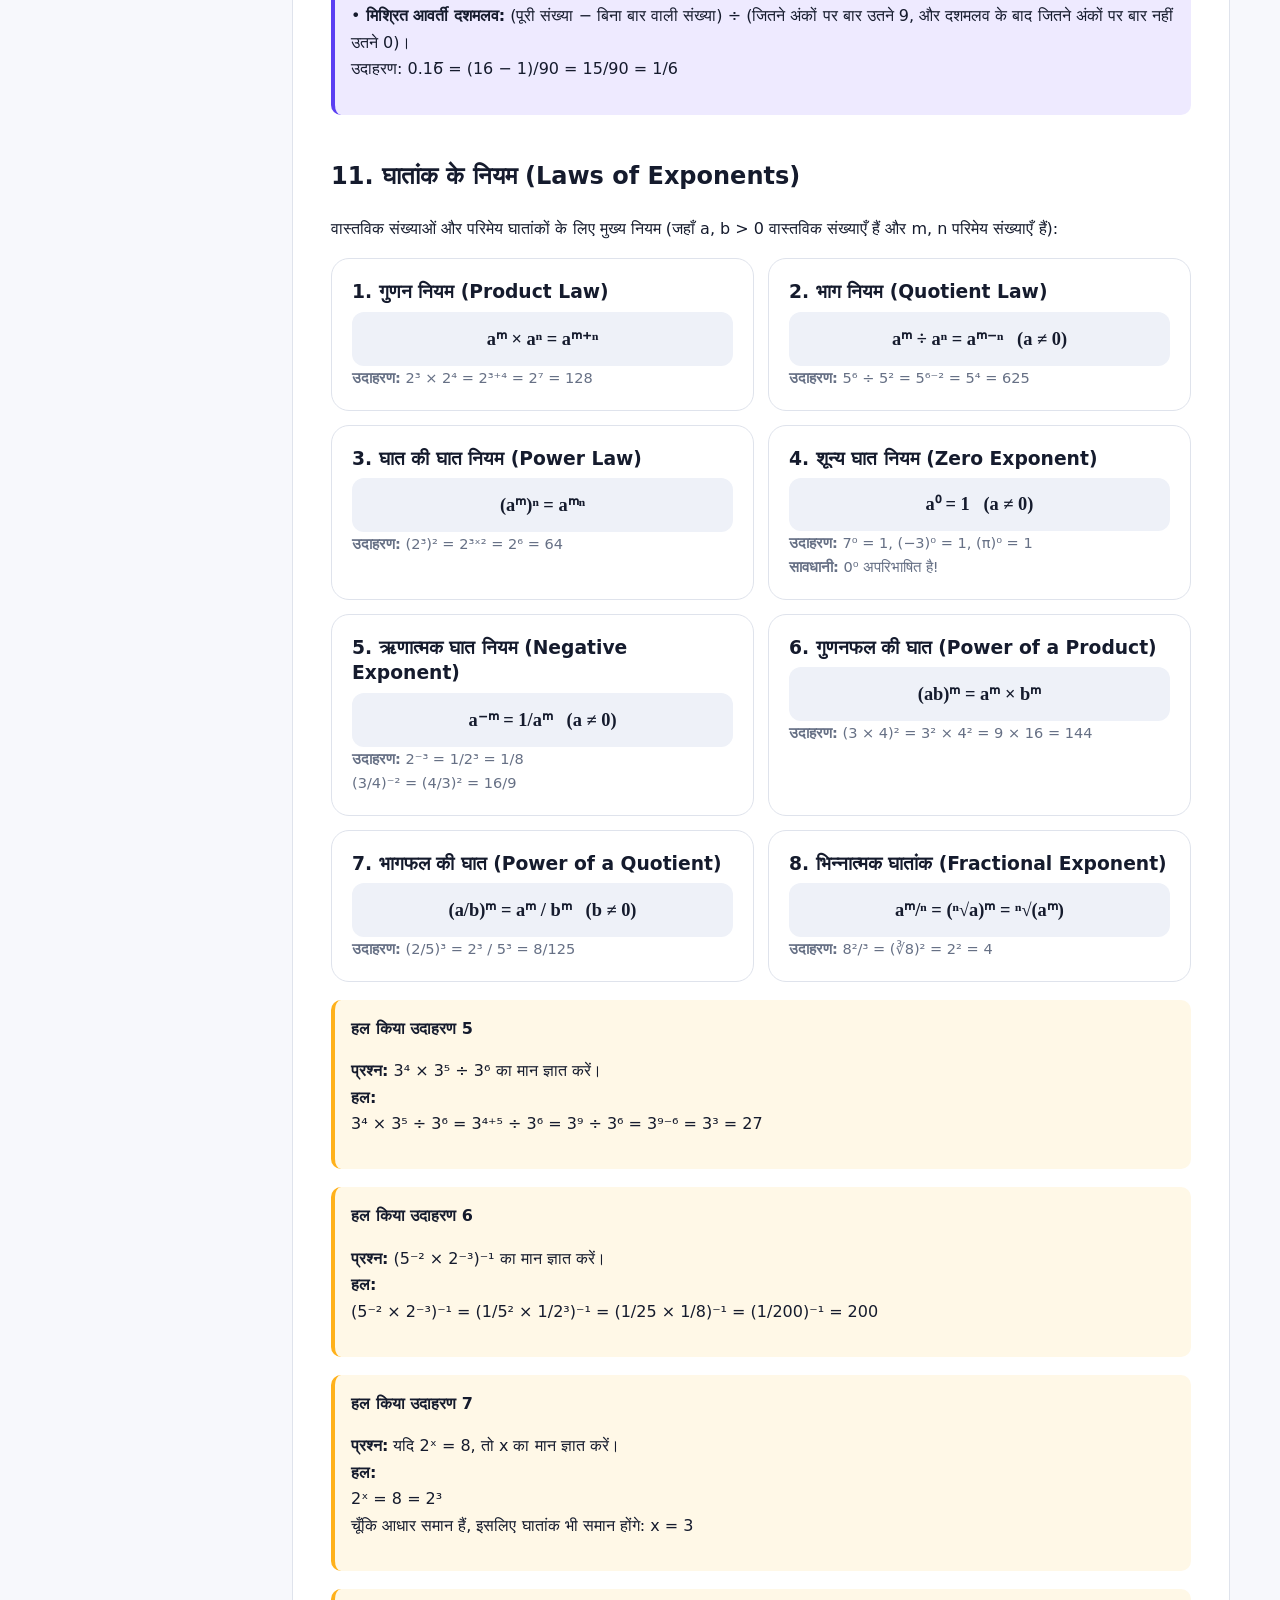
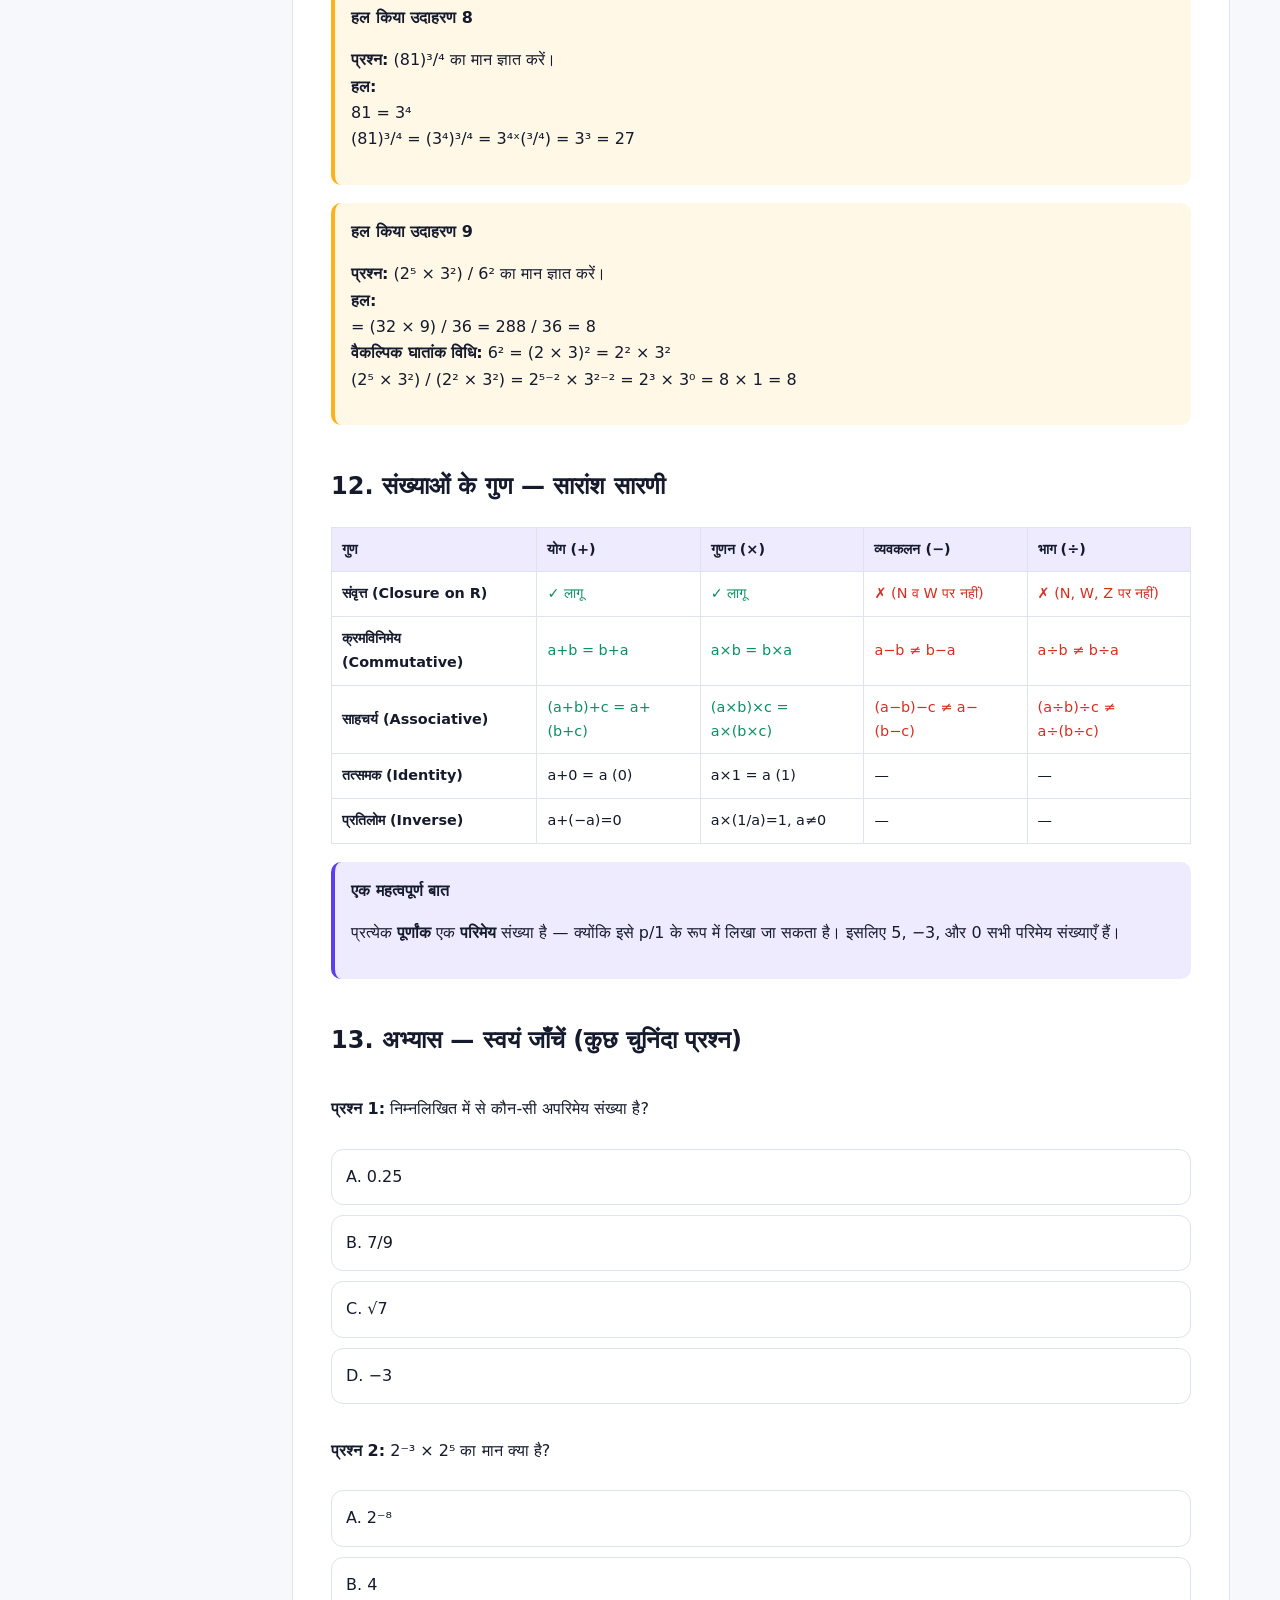
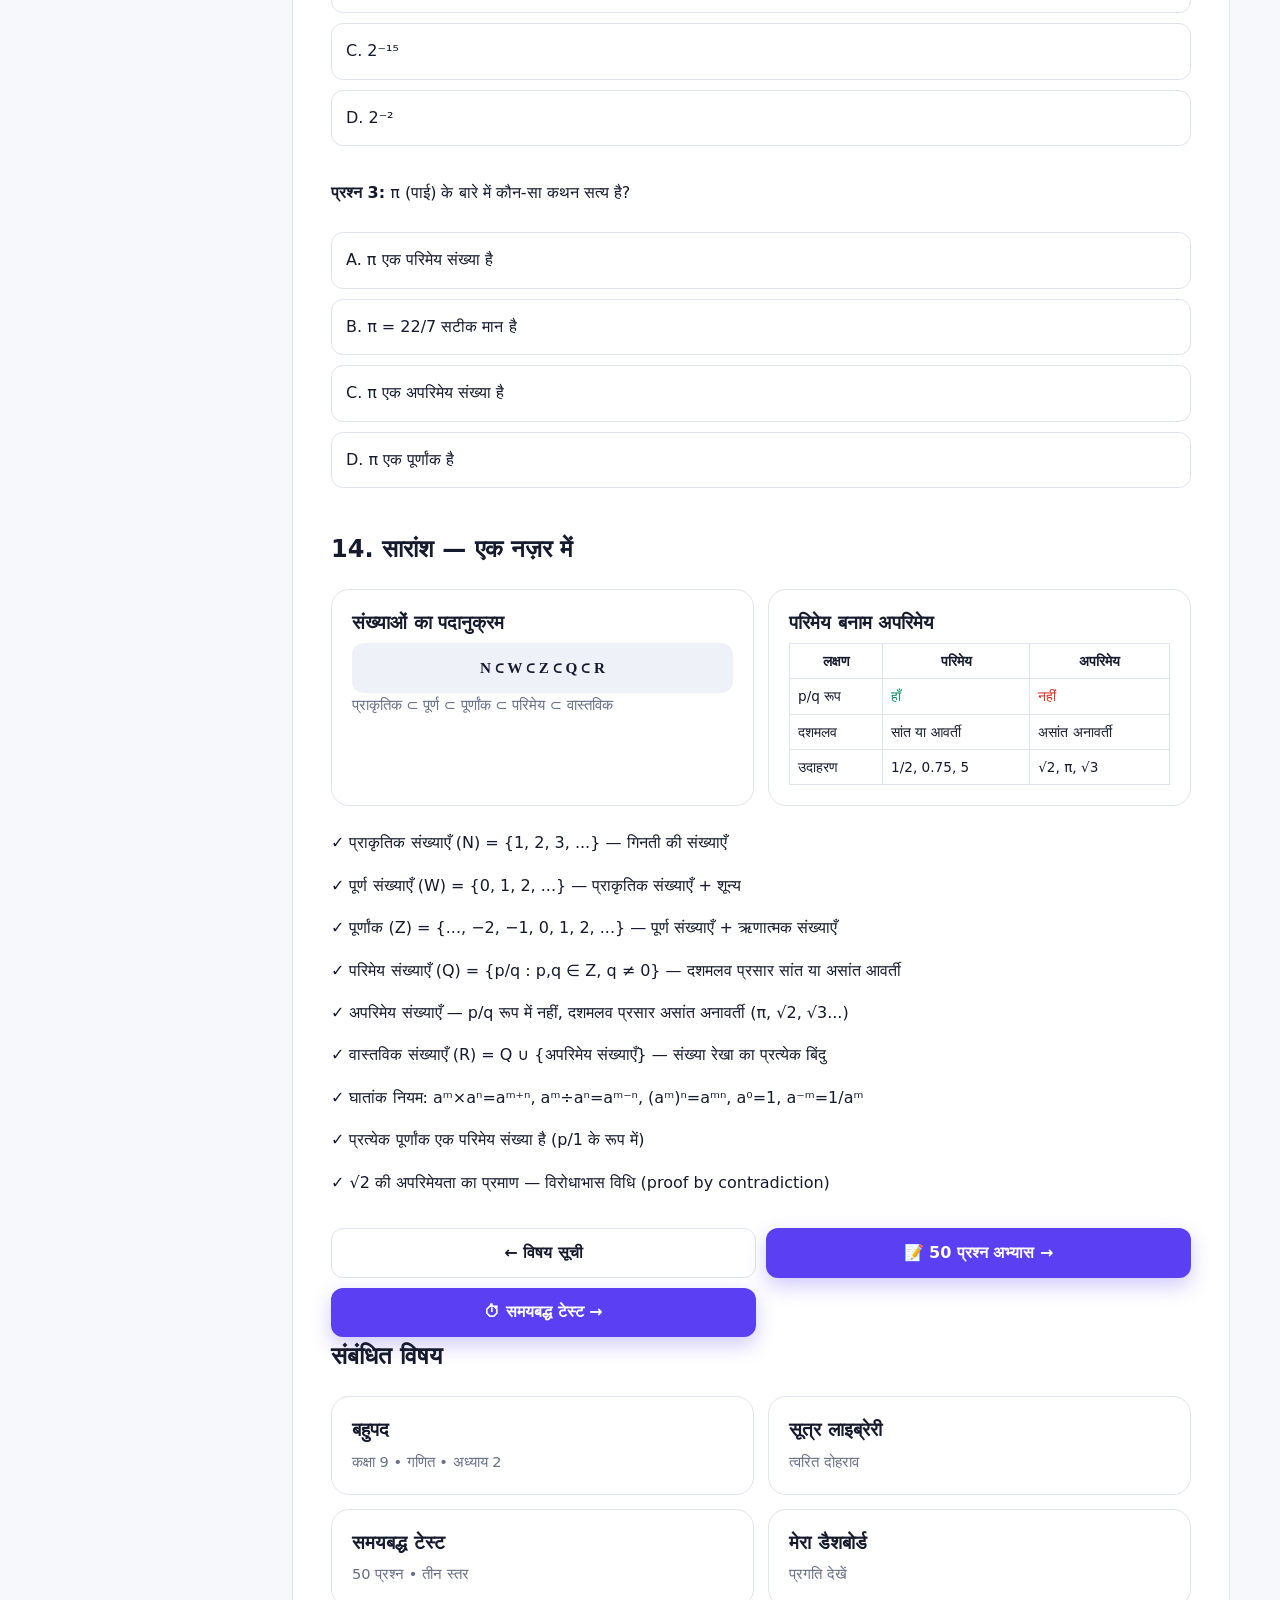
<file: class-9-math-chapter-1-notes.html>
<!doctype html><html lang="hi"><head><meta charset="utf-8"><meta name="viewport" content="width=device-width,initial-scale=1"><title>कक्षा 9 गणित अध्याय 1 — संख्या पद्धति (विस्तृत सिद्धांत) | Khushnoor</title><meta name="description" content="कक्षा 9 संख्या पद्धति का विस्तृत हिंदी सिद्धांत: प्राकृतिक, पूर्ण, पूर्णांक, परिमेय, अपरिमेय, वास्तविक संख्याएँ, दशमलव प्रसार, घातांक के नियम, संख्या रेखा और हल किए उदाहरण।"><link rel="canonical" href="https://khushnoorm.github.io/class-9-math-chapter-1-notes.html"><link rel="stylesheet" href="assets/styles.css"></head><body><a class="skip" href="#lesson">पाठ पर जाएँ</a><header class="site-header"><div class="container nav-wrap"><a class="brand" href="index.html"><span class="brand-mark">K</span>Khush<em>noor</em></a><nav class="nav-links"><a href="index.html#classes">कक्षाएँ</a><a href="index.html#subjects">विषय</a><a href="test.html">टेस्ट</a><a href="math-lab.html">गणित लैब</a><a href="dashboard.html">डैशबोर्ड</a></nav><div class="nav-actions"><button class="icon-btn" id="langBtn" onclick="toggleLang()">EN</button><button class="icon-btn" id="themeBtn" onclick="toggleTheme()">🌙</button><button class="menu-btn" id="menuBtn" onclick="toggleMenu()" aria-expanded="false">☰</button></div></div><nav class="container mobile-nav" id="mobileNav"><a href="index.html">होम</a><a href="test.html">टेस्ट</a><a href="math-lab.html">गणित लैब</a><a href="dashboard.html">डैशबोर्ड</a></nav></header><main><header class="page-hero"><div class="container"><div class="breadcrumbs"><a href="index.html">होम</a> / कक्षा 9 / गणित / संख्या पद्धति</div><span class="badge">कक्षा 9 • गणित • अध्याय 1</span><h1>संख्या पद्धति</h1><p class="lead">संख्याओं की दुनिया को पहचानना, वर्गीकृत करना और उनके गुणों को समझना — एक पूर्ण अध्ययन।</p><div class="lesson-actions"><button class="btn btn-primary" id="completeBtn" onclick="completeLesson()">✓ पूरा किया चिह्नित करें</button><button class="btn btn-secondary" id="bookmarkBtn" onclick="toggleBookmark()">☆ बुकमार्क</button><a class="btn btn-secondary" href="class-9-math-chapter-1-questions.html">📝 50 प्रश्न अभ्यास</a><a class="btn btn-secondary" href="test.html">⏱ समयबद्ध टेस्ट</a></div><div class="progress" aria-label="पाठ प्रगति"><span style="width:40%"></span></div></div></header><div class="container layout"><aside class="sidebar"><nav class="toc" aria-label="इस पाठ में"><b>इस पाठ में</b><a href="#intro">परिचय</a><a href="#history">संख्याओं का विकास</a><a href="#natural">प्राकृतिक संख्याएँ</a><a href="#whole">पूर्ण संख्याएँ</a><a href="#integer">पूर्णांक</a><a href="#rational">परिमेय संख्याएँ</a><a href="#irrational">अपरिमेय संख्याएँ</a><a href="#real">वास्तविक संख्याएँ</a><a href="#numberline">संख्या रेखा</a><a href="#decimal">दशमलव प्रसार</a><a href="#laws">घातांक के नियम</a><a href="#properties">संख्याओं के गुण</a><a href="class-9-math-chapter-1-questions.html">📝 अभ्यास प्रश्न</a><a href="#summary">सारांश</a></nav></aside><article class="lesson" id="lesson">

<h2 id="intro">1. परिचय — संख्या पद्धति क्या है?</h2>
<p>हमारे चारों ओर की दुनिया में हमें हमेशा मात्राओं की आवश्यकता होती है — कितनी वस्तुएँ, कितनी दूरी, कितना समय, कितना धन। ये सभी मात्राएँ <strong>संख्याओं</strong> के माध्यम से व्यक्त की जाती हैं।</p>
<p><strong>संख्या पद्धति (Number System)</strong> संख्याओं का वह समुच्चय है जो हमें विभिन्न प्रकार की गणनाओं और मापनों को व्यक्त करने की अनुमति देता है। संख्याओं को उनके गुणों और उपयोग के आधार पर विभिन्न वर्गों में बाँटा गया है।</p>
<div class="math">संख्याओं का खज़ाना: N → W → Z → Q → R → C (क्रमशः बढ़ते हुए समुच्चय)</div>
<div class="callout"><b>क्यों यह अध्याय महत्वपूर्ण है?</b><p>इस अध्याय में हम सीखेंगे कि संख्याएँ कैसे एक-दूसरे से संबंधित हैं, परिमेय और अपरिमेय संख्याओं में क्या अंतर है, और संख्या रेखा पर विभिन्न प्रकार की संख्याओं को कैसे निरूपित किया जाता है। यह ज्ञान आगे के बीजगणित, ज्यामिति और कैलकुलस की नींव है।</p></div>

<h2 id="history">2. संख्याओं का विकास — एक संक्षिप्त इतिहास</h2>
<p>मानव सभ्यता के विकास के साथ संख्याओं का भी विकास हुआ:</p>
<div class="grid grid-2">
<div class="card"><h3>प्रारंभिक गिनती</h3><p>प्रारंभ में मनुष्य ने अपने हाथों की उंगलियों और वस्तुओं से गिनती सीखी।<br><b>प्राकृतिक संख्याएँ</b> — 1, 2, 3, ... गिनती के लिए।</p></div>
<div class="card"><h3>शून्य की खोज</h3><p>शून्य (0) की अवधारणा भारत में विकसित हुई। यह न केवल "कुछ नहीं" को दर्शाता है बल्कि स्थानीय मान प्रणाली (place value system) का आधार भी बना।</p></div>
<div class="card"><h3>ऋणात्मक संख्याएँ</h3><p>ऋणात्मक संख्याओं की अवधारणा (जैसे −5) बाद में विकसित हुई, जब लोगों को विपरीत स्थितियों या कमी को व्यक्त करने की आवश्यकता हुई (जैसे ऋण या शून्य से नीचे का तापमान)।</p></div>
<div class="card"><h3>परिमेय और अपरिमेय संख्याएँ</h3><p>पाइथागोरस के अनुयायियों को पता चला कि कुछ संख्याएँ (जैसे √2) दो पूर्णांकों के अनुपात में नहीं लिखी जा सकतीं — ये <b>अपरिमेय</b> संख्याएँ हैं।</p></div>
</div>
<div class="callout example"><b>महत्वपूर्ण तथ्य</b><p>हरेक समुच्चय अपने से बड़े समुच्चय का उपसमुच्चय है। जैसे — सभी प्राकृतिक संख्याएँ पूर्ण संख्याएँ हैं, सभी पूर्ण संख्याएँ पूर्णांक हैं, सभी पूर्णांक परिमेय संख्याएँ हैं, और सभी परिमेय व अपरिमेय संख्याएँ मिलकर वास्तविक संख्याएँ बनाती हैं।</p></div>

<h2 id="natural">3. प्राकृतिक संख्याएँ (Natural Numbers)</h2>
<div class="callout"><b>परिभाषा</b><p><b>प्राकृतिक संख्याएँ</b> वे संख्याएँ हैं जिनका उपयोग हम वस्तुओं को गिनने के लिए करते हैं। इनका समुच्चय N से दर्शाया जाता है।</p></div>
<div class="math">N = {1, 2, 3, 4, 5, …}</div>
<p>इन्हें <strong>गिनती संख्याएँ (Counting Numbers)</strong> भी कहते हैं। प्राकृतिक संख्याओं में शून्य (0) शामिल नहीं होता (कक्षा 9 के पाठ्यक्रम के अनुसार प्राकृतिक संख्याओं की शुरुआत 1 से मानी जाती है)।</p>
<div class="callout example"><b>उदाहरण</b><p>• एक कक्षा में 30 छात्र हैं — 30 एक प्राकृतिक संख्या है।<br>• तेज़ी से दौड़ने वाले हिरण की गति 72 km/h — 72 एक प्राकृतिक संख्या है।<br>• गिनती हमेशा 1 से शुरू होती है, 0 से नहीं।</p></div>
<div class="callout"><b>प्राकृतिक संख्याओं के गुण</b><p>• सबसे छोटी प्राकृतिक संख्या <strong>1</strong> है।<br>• प्राकृतिक संख्याओं का समुच्चय <strong>असीमित (infinite)</strong> है — कोई अंतिम प्राकृतिक संख्या नहीं है।<br>• दो प्राकृतिक संख्याओं का योग भी एक प्राकृतिक संख्या होती है (संवृत्त गुण)।<br>• दो प्राकृतिक संख्याओं का गुणनफल भी प्राकृतिक संख्या होता है।<br>• दो प्राकृतिक संख्याओं का व्यवकलन (घटाना) हमेशा प्राकृतिक संख्या नहीं होता (जैसे 3 − 5 = −2, जो प्राकृतिक नहीं है)।</p></div>

<h2 id="whole">4. पूर्ण संख्याएँ (Whole Numbers)</h2>
<div class="callout"><b>परिभाषा</b><p>जब हम प्राकृतिक संख्याओं के समुच्चय में <strong>शून्य (0)</strong> को शामिल कर देते हैं, तो हमें <strong>पूर्ण संख्याएँ</strong> प्राप्त होती हैं। इनका समुच्चय W से दर्शाया जाता है।</p></div>
<div class="math">W = {0, 1, 2, 3, 4, 5, …}</div>
<div class="callout example"><b>उदाहरण</b><p>• किसी टोकरी में यदि कोई फल नहीं है, तो फलों की संख्या 0 है — यह एक पूर्ण संख्या है।<br>• किसी विद्यालय में 300 छात्र हैं — 300 एक पूर्ण संख्या है।<br>• किसी खाली पेंसिल बॉक्स में पेंसिलें 0 हैं — 0 एक पूर्ण संख्या है।</p></div>
<div class="callout"><b>पूर्ण संख्याओं के गुण</b><p>• सबसे छोटी पूर्ण संख्या <strong>0</strong> है।<br>• N ⊂ W (प्रत्येक प्राकृतिक संख्या एक पूर्ण संख्या है, परंतु 0 प्राकृतिक संख्या नहीं है)।<br>• W ⊂ Z (पूर्ण संख्याओं का समुच्चय पूर्णांकों के समुच्चय का उपसमुच्चय है)।<br>• दो पूर्ण संख्याओं का योग और गुणनफल भी पूर्ण संख्या होता है।<br>• दो पूर्ण संख्याओं का व्यवकलन हमेशा पूर्ण संख्या नहीं होता (जैसे 2 − 5 = −3, जो पूर्ण संख्या नहीं है)।</p></div>
<div class="quiz-options" id="miniQ0"><b>स्वयं जाँचें:</b><p>क्या 0 एक प्राकृतिक संख्या है?</p><button class="option" onclick="checkQuiz('miniQ0','miniFeedback0',this,false,'0 पूर्ण संख्या है, प्राकृतिक संख्याओं की शुरुआत 1 से होती है।')">A. हाँ, हमेशा</button><button class="option" onclick="checkQuiz('miniQ0','miniFeedback0',this,true,'सही! कक्षा 9 पाठ्यपुस्तक के अनुसार 0 पूर्ण संख्या है, प्राकृतिक नहीं।')">B. नहीं, 0 एक पूर्ण संख्या है</button><button class="option" onclick="checkQuiz('miniQ0','miniFeedback0',this,false,'0 न तो धनात्मक है और न ही ऋणात्मक, यह पूर्ण संख्या है।')">C. केवल ऋणात्मक संख्याओं में</button><button class="option" onclick="checkQuiz('miniQ0','miniFeedback0',this,false,'0 से भाग परिभाषित नहीं है; 0 एक पूर्ण संख्या है।')">D. केवल भाग करने पर</button></div>
<p id="miniFeedback0" aria-live="polite"></p>

<h2 id="integer">5. पूर्णांक (Integers)</h2>
<div class="callout"><b>परिभाषा</b><p>प्राकृतिक संख्याओं, शून्य और ऋणात्मक प्राकृतिक संख्याओं के संग्रह को <strong>पूर्णांक</strong> कहा जाता है। इनका समुच्चय Z (जर्मन शब्द "Zahlen" — जिसका अर्थ है गिनना/संख्याएँ) से दर्शाया जाता है।</p></div>
<div class="math">Z = {…, −3, −2, −1, 0, 1, 2, 3, …}</div>
<div class="grid grid-2">
<div class="card"><h3>धनात्मक पूर्णांक</h3><p>1, 2, 3, 4, … (ये प्राकृतिक संख्याएँ भी हैं)</p></div>
<div class="card"><h3>शून्य</h3><p>0 — न तो धनात्मक, न ही ऋणात्मक</p></div>
<div class="card"><h3>ऋणात्मक पूर्णांक</h3><p>−1, −2, −3, −4, …</p></div>
<div class="card"><h3>सम और विषम पूर्णांक</h3><p>सम: …, −4, −2, 0, 2, 4, …<br>विषम: …, −3, −1, 1, 3, 5, …</p></div>
</div>
<div class="callout example"><b>उदाहरण</b><p>• किसी ठंडे नगर का तापमान −5°C है — यहाँ −5 एक पूर्णांक है।<br>• समुद्र तल से 100 मीटर नीचे — इसे −100 (पूर्णांक) से दर्शाया जाता है।<br>• 90.5 एक दशमलव संख्या है, इसलिए यह पूर्णांक नहीं है।</p></div>
<div class="callout"><b>पूर्णांकों के गुण</b><p>• N ⊂ W ⊂ Z (प्रत्येक प्राकृतिक और पूर्ण संख्या एक पूर्णांक है)।<br>• दो पूर्णांकों का योग, व्यवकलन और गुणनफल हमेशा एक पूर्णांक होता है (संवृत्त गुण)।<br>• दो पूर्णांकों का भागफल हमेशा पूर्णांक नहीं होता (जैसे 5 ÷ 2 = 2.5)।<br>• किसी पूर्णांक a और उसके योज्य प्रतिलोम (−a) का योग शून्य होता है: a + (−a) = 0।<br>• 0 योज्य तत्समक (additive identity) है — a + 0 = a।</p></div>
<div class="math">पूर्णांकों का संख्या रेखा पर क्रम: ... −4 &lt; −3 &lt; −2 &lt; −1 &lt; 0 &lt; 1 &lt; 2 &lt; 3 &lt; 4 ...</div>

<h2 id="rational">6. परिमेय संख्याएँ (Rational Numbers)</h2>
<div class="callout"><b>परिभाषा</b><p>कोई संख्या <strong>परिमेय संख्या</strong> कहलाती है यदि उसे दो पूर्णांकों के अनुपात <strong>p/q</strong> के रूप में लिखा जा सकता हो, जहाँ <strong>p और q पूर्णांक</strong> हैं और <strong>q ≠ 0</strong> है। इनका समुच्चय Q (अंग्रेज़ी शब्द Quotient — भागफल) से दर्शाया जाता है।</p></div>
<div class="math">Q = { p/q : p, q ∈ Z, q ≠ 0 }</div>
<div class="grid grid-2">
<div class="card"><h3>परिमेय संख्याओं के उदाहरण</h3><p>• 1/2 = 0.5<br>• 2/3 = 0.666...<br>• 5 = 5/1 (प्रत्येक पूर्णांक परिमेय है!)<br>• −7 = −7/1<br>• 0 = 0/1<br>• 0.75 = 3/4</p></div>
<div class="card"><h3>ध्यान दें!</h3><p>प्रत्येक पूर्णांक एक परिमेय संख्या है (क्योंकि इसे p/1 के रूप में लिखा जा सकता है)।<br>प्रत्येक प्राकृतिक और पूर्ण संख्या भी एक परिमेय संख्या है।<br>इसलिए: N ⊂ W ⊂ Z ⊂ Q</p></div>
</div>

<h3>परिमेय संख्याओं के गुण</h3>
<div class="callout"><b>संवृत्त गुण (Closure Property)</b><p>दो परिमेय संख्याओं का योग, व्यवकलन और गुणनफल भी एक परिमेय संख्या होती है।</p></div>
<div class="math">a, b ∈ Q ⇒ a + b ∈ Q, a − b ∈ Q, a × b ∈ Q</div>
<p><strong>भाग का संवृत्त गुण</strong> — यदि b ≠ 0 हो, तो a ÷ b ∈ Q।</p>

<div class="callout"><b>क्रमविनिमेय गुण (Commutative Property)</b><p>परिमेय संख्याओं के योग और गुणन में क्रम बदलने से परिणाम वही रहता है:</p></div>
<div class="math">a + b = b + a &nbsp; | &nbsp; a × b = b × a</div>
<p><b>ध्यान दें:</b> व्यवकलन और भाग में क्रमविनिमेय गुण लागू नहीं होता: a − b ≠ b − a (सामान्य रूप से)</p>

<div class="callout"><b>साहचर्य गुण (Associative Property)</b><p>तीन परिमेय संख्याओं के योग या गुणन में समूह बदलने से परिणाम नहीं बदलता:</p></div>
<div class="math">(a + b) + c = a + (b + c) &nbsp; | &nbsp; (a × b) × c = a × (b × c)</div>

<div class="callout"><b>वितरण गुण (Distributive Property)</b><p>योग पर गुणन का वितरण नियम:</p></div>
<div class="math">a × (b + c) = a × b + a × c</div>

<div class="callout"><b>तत्समक अवयव (Identity Elements)</b><p>• <strong>योज्य तत्समक (Additive Identity):</strong> 0 — किसी भी परिमेय संख्या a के लिए a + 0 = a।<br>• <strong>गुणात्मक तत्समक (Multiplicative Identity):</strong> 1 — किसी भी परिमेय संख्या a के लिए a × 1 = a।</p></div>

<div class="callout"><b>प्रतिलोम (Inverse)</b><p>• <strong>योज्य प्रतिलोम:</strong> किसी परिमेय संख्या a का योज्य प्रतिलोम −a है, क्योंकि a + (−a) = 0।<br>• <strong>गुणात्मक प्रतिलोम (व्युत्क्रम):</strong> किसी शून्येतर परिमेय संख्या a का गुणात्मक प्रतिलोम 1/a है, क्योंकि a × (1/a) = 1।<br>→ शून्य (0) का गुणात्मक प्रतिलोम <strong>अस्तित्व में नहीं</strong> है (क्योंकि 1/0 अपरिभाषित है)।</p></div>

<h3>परिमेय संख्याओं का दशमलव प्रसार</h3>
<p>हर परिमेय संख्या का दशमलव प्रसार या तो <strong>सांत (terminating)</strong> होता है या <strong>अनवसानी आवर्ती (असांत आवर्ती / non-terminating recurring)</strong>।</p>
<div class="grid grid-3">
<div class="card"><h3>सांत दशमलव</h3><p>जब सरलतम रूप में हर (q) के अभाज्य गुणनखंड केवल 2 और/या 5 हों:<br>• 1/2 = 0.5<br>• 3/4 = 0.75<br>• 7/8 = 0.875<br>• 1/5 = 0.2</p></div>
<div class="card"><h3>असांत आवर्ती दशमलव</h3><p>जब हर में 2 या 5 के अलावा कोई अन्य अभाज्य गुणनखंड हो:<br>• 1/3 = 0.333... = 0.3̅<br>• 2/7 = 0.285714... = 0.2̅8̅5̅7̅1̅4̅<br>• 1/6 = 0.1666... = 0.16̅</p></div>
<div class="card"><h3>भिन्न से दशमलव</h3><p>भाग विधि से: 5/8 = ?<br>5 ÷ 8 = 0.625 (शेषफल 0 आ जाता है, अतः सांत दशमलव)।</p></div>
</div>

<div class="callout example"><b>हल किया उदाहरण 1</b><p><b>प्रश्न:</b> 2/7 का दशमलव प्रसार ज्ञात करें।<br><b>हल:</b> 2 को 7 से भाग देने पर क्रमिक शेषफल 6, 4, 5, 1, 3, 2 प्राप्त होते हैं और भागफल में अंकों का खंड '285714' बार-बार दोहराता है।<br>अतः 2/7 = 0.285714285714... = 0.2̅8̅5̅7̅1̅4̅ (असांत आवर्ती दशमलव)।</p></div>

<div class="callout"><b>दशमलव से भिन्न (p/q रूप) में बदलना</b><p><b>सांत दशमलव:</b> 0.375 = 375/1000 = 3/8 (अंश व हर को 125 से भाग देने पर)<br><b>आवर्ती दशमलव:</b> मान लीजिए x = 0.333...<br>10x = 3.333...<br>10x − x = 3.333... − 0.333... = 3<br>9x = 3 ⇒ x = 3/9 = 1/3</p></div>

<div class="callout example"><b>हल किया उदाहरण 2</b><p><b>प्रश्न:</b> 0.1666... को p/q रूप में लिखें (जहाँ p, q सह-अभाज्य हैं)।<br><b>हल:</b><br>माना x = 0.1666... = 0.16̅<br>10x = 1.6666... ...(1)<br>100x = 16.6666... ...(2)<br>समीकरण (2) में से (1) को घटाने पर:<br>100x − 10x = 16.6666... − 1.6666...<br>90x = 15 ⇒ x = 15/90 = 1/6<br>अतः 0.1666... = 1/6</p></div>

<h2 id="irrational">7. अपरिमेय संख्याएँ (Irrational Numbers)</h2>
<div class="callout"><b>परिभाषा</b><p>वे वास्तविक संख्याएँ जिन्हें दो पूर्णांकों के अनुपात p/q (q ≠ 0) के रूप में <strong>नहीं</strong> लिखा जा सकता, <strong>अपरिमेय संख्याएँ</strong> कहलाती हैं। इनका दशमलव प्रसार <strong>असांत अनावर्ती (अनवसानी अनावर्ती / non-terminating non-recurring)</strong> होता है।</p></div>
<div class="grid grid-3">
<div class="card"><h3>अपरिमेय संख्याओं के उदाहरण</h3><p>• √2 ≈ 1.41421356...<br>• √3 ≈ 1.73205080...<br>• √5 ≈ 2.23606797...<br>• π ≈ 3.14159265...<br>• 0.1010010001...<br>• √7, √11, √13, ...</p></div>
<div class="card"><h3>ये अपरिमेय नहीं हैं (सावधान!)</h3><p>• √4 = 2 (परिमेय!)<br>• √9 = 3 (परिमेय!)<br>• √16 = 4 (परिमेय!)<br>• √25 = 5 (परिमेय!)<br>• √(25/9) = 5/3 (परिमेय!)</p></div>
<div class="card"><h3>ध्यान दें</h3><p>• सभी वर्गमूल संख्याएँ अपरिमेय नहीं होतीं।<br>• यदि धनात्मक पूर्णांक पूर्ण वर्ग (perfect square) है, तो उसका वर्गमूल परिमेय होगा।<br>• किसी अभाज्य संख्या का वर्गमूल हमेशा अपरिमेय होता है।<br>• π एक अपरिमेय संख्या है (जबकि 22/7 उसका परिमेय सन्निकटन मात्र है)।</p></div>
</div>

<h3>√2 की अपरिमेयता का प्रमाण (Proof that √2 is Irrational)</h3>
<p>यह एक अत्यंत महत्वपूर्ण प्रमेय है जिसे विरोधाभास विधि (Proof by Contradiction) से सिद्ध किया जाता है:</p>
<div class="callout"><b>प्रमाण (विरोधाभास विधि द्वारा)</b><p><b>चरण 1:</b> इसके विपरीत मान लीजिए कि √2 एक परिमेय संख्या है।<br>तब √2 = p/q, जहाँ p और q पूर्णांक हैं, q ≠ 0, और p तथा q <strong>सह-अभाज्य (co-prime)</strong> हैं (अर्थात इनका 1 के अतिरिक्त कोई उभयनिष्ठ गुणनखंड नहीं है)।<br><br><b>चरण 2:</b> दोनों पक्षों का वर्ग करने पर:<br>(√2)² = (p/q)² ⇒ 2 = p²/q² ⇒ p² = 2q² ...(1)<br><br><b>चरण 3:</b> समीकरण (1) से स्पष्ट है कि 2, p² को विभाजित करता है। इसलिए 2, p को भी विभाजित करेगा (अंकगणित की आधारभूत प्रमेय से)।<br>मान लीजिए p = 2k, जहाँ k कोई पूर्णांक है।<br><br><b>चरण 4:</b> p = 2k का मान समीकरण (1) में रखने पर:<br>(2k)² = 2q² ⇒ 4k² = 2q² ⇒ q² = 2k² ...(2)<br><br><b>चरण 5:</b> समीकरण (2) से स्पष्ट है कि 2, q² को विभाजित करता है, अतः 2, q को भी विभाजित करेगा।<br><br><b>चरण 6:</b> इस प्रकार p और q दोनों का एक उभयनिष्ठ गुणनखंड 2 है। परंतु यह हमारी इस पूर्व मान्यता का विरोधाभास (contradiction) करता है कि p और q सह-अभाज्य हैं।<br><br><b>निष्कर्ष:</b> हमारी कल्पना गलत थी। अतः <strong>√2 एक अपरिमेय संख्या है।</strong></p></div>
<div class="callout example"><b>उदाहरण</b><p>इसी विधि से हम √3, √5, √7, √11 आदि की अपरिमेयता भी सिद्ध कर सकते हैं।</p></div>

<h2 id="real">8. वास्तविक संख्याएँ (Real Numbers)</h2>
<div class="callout"><b>परिभाषा</b><p><strong>परिमेय</strong> और <strong>अपरिमेय</strong> संख्याओं के सम्मिलित संग्रह को <strong>वास्तविक संख्याएँ (Real Numbers)</strong> कहा जाता है। इसे R से दर्शाया जाता है।</p></div>
<div class="math">R = Q ∪ {अपरिमेय संख्याएँ}</div>
<div class="math">N ⊂ W ⊂ Z ⊂ Q ⊂ R</div>
<div class="grid grid-2">
<div class="card"><h3>वास्तविक संख्याओं के उदाहरण</h3><p>• 5 (परिमेय, पूर्णांक)<br>• −3/4 (परिमेय)<br>• √2 (अपरिमेय)<br>• π (अपरिमेय)<br>• 0.123456... (वास्तविक)<br>• −√7 (अपरिमेय तथा वास्तविक)</p></div>
<div class="card"><h3>क्या वास्तविक संख्याओं के बाहर कोई संख्या है?</h3><p>हाँ! <strong>काल्पनिक (Imaginary)</strong> संख्याएँ, जैसे √(−1) = i। वास्तविक और काल्पनिक संख्याओं के संयुक्त समुच्चय को <strong>सम्मिश्र संख्याएँ (Complex Numbers, C)</strong> कहा जाता है, जिनका अध्ययन उच्च कक्षाओं (कक्षा 11) में किया जाता है।</p></div>
</div>

<div class="callout"><b>अपरिमेय संख्याओं पर संक्रियाएँ और हर का परिमेयकरण</b><p>• एक परिमेय और एक अपरिमेय संख्या का जोड़ या घटाव सदैव <b>अपरिमेय</b> होता है (जैसे 2 + √3)।<br>• दो अपरिमेय संख्याओं का योग या गुणनफल परिमेय भी हो सकता है और अपरिमेय भी (जैसे (√3 + √2)(√3 − √2) = 3 − 2 = 1, जो परिमेय है)।<br>• <b>हर का परिमेयकरण (Rationalization):</b> 1/(√a − √b) के हर को परिमेय बनाने के लिए अंश और हर को संयुग्मी (√a + √b) से गुणा करते हैं: (√a + √b)/(a − b)।</p></div>

<h2 id="numberline">9. संख्या रेखा (Number Line)</h2>
<p><b>वास्तविक संख्या रेखा</b> पर प्रत्येक बिंदु एक अद्वितीय वास्तविक संख्या को निरूपित करता है:</p>
<div class="grid grid-2">
<div class="card"><h3>बाईं ओर</h3><p>ऋणात्मक संख्याएँ (..., −3, −2, −1)</p></div>
<div class="card"><h3>मूल बिंदु (0)</h3><p>शून्य — संदर्भ बिंदु</p></div>
<div class="card"><h3>दाईं ओर</h3><p>धनात्मक संख्याएँ (1, 2, 3, ...)</p></div>
<div class="card"><h3>सघनता गुण (Density Property)</h3><p>किन्हीं दो वास्तविक (या परिमेय) संख्याओं के बीच अनंत परिमेय और अपरिमेय संख्याएँ होती हैं। यदि a और b दो परिमेय संख्याएँ हैं, तो (a + b)/2 उनके ठीक बीच की एक परिमेय संख्या होती है।</p></div>
</div>
<div class="callout example"><b>उदाहरण</b><p>−3, −2, −1, 0, 1, 2, 3 को संख्या रेखा पर दर्शाएँ:</p><div class="math">←—|——|——|——|——|——|——|—→<br>&nbsp;&nbsp;&nbsp;−3&nbsp;&nbsp;&nbsp;−2&nbsp;&nbsp;&nbsp;−1&nbsp;&nbsp;&nbsp;&nbsp;0&nbsp;&nbsp;&nbsp;&nbsp;1&nbsp;&nbsp;&nbsp;&nbsp;2&nbsp;&nbsp;&nbsp;&nbsp;3</div></div>
<div class="callout example"><b>हल किया उदाहरण 3</b><p><b>प्रश्न:</b> √2 को संख्या रेखा पर कैसे निरूपित करें?<br><b>हल (पाइथागोरस प्रमेय द्वारा ज्यामितीय रचना):</b><br>1. संख्या रेखा पर मूल बिंदु O(0) से 1 इकाई की दूरी पर बिंदु A(1) लें (OA = 1 इकाई)।<br>2. बिंदु A पर संख्या रेखा के लंबवत 1 इकाई लंबाई का रेखाखंड AB खींचें (AB = 1 इकाई, OA ⊥ AB)।<br>3. समकोण त्रिभुज OAB में पाइथागोरस प्रमेय से: OB = √(OA² + AB²) = √(1² + 1²) = √2 इकाई।<br>4. परकार (compass) की सहायता से O को केंद्र और OB को त्रिज्या मानकर एक चाप खींचें जो संख्या रेखा को धनात्मक दिशा में बिंदु P पर काटे। बिंदु P संख्या रेखा पर <b>√2</b> को निरूपित करता है।</p></div>
<div class="callout example"><b>हल किया उदाहरण 4</b><p><b>प्रश्न:</b> √3 को संख्या रेखा पर निरूपित करें।<br><b>हल:</b><br>1. पहले उपरोक्त विधि से OB = √2 प्राप्त करें।<br>2. बिंदु B पर OB के लंबवत 1 इकाई लंबाई का रेखाखंड BD खींचें (BD = 1 इकाई, BD ⊥ OB)।<br>3. समकोण त्रिभुज OBD में: OD = √(OB² + BD²) = √((√2)² + 1²) = √(2 + 1) = √3 इकाई।<br>4. O को केंद्र और OD को त्रिज्या मानकर संख्या रेखा पर चाप खींचें — जहाँ यह चाप संख्या रेखा को काटेगा, वह बिंदु <b>√3</b> को निरूपित करेगा।</p></div>

<h2 id="decimal">10. दशमलव प्रसार — विस्तृत अध्ययन</h2>
<div class="grid grid-2">
<div class="card"><h3>सांत दशमलव (Terminating)</h3><p>जब सरलतम भिन्न p/q के हर (q) के अभाज्य गुणनखंड केवल 2ᵐ × 5ⁿ के रूप के हों।<br>उदाहरण:<br>• 3/8 = 0.375 (8 = 2³)<br>• 7/20 = 0.35 (20 = 2² × 5¹)<br>• 11/25 = 0.44 (25 = 5²)</p></div>
<div class="card"><h3>असांत आवर्ती दशमलव (Non-terminating Recurring)</h3><p>जब हर (q) में 2 और 5 के अतिरिक्त कोई अन्य अभाज्य गुणनखंड हो।<br>उदाहरण:<br>• 1/3 = 0.3̅ (हर = 3)<br>• 4/11 = 0.3̅6̅ (हर = 11)<br>• 2/7 = 0.2̅8̅5̅7̅1̅4̅ (हर = 7)</p></div>
</div>
<div class="callout"><b>आवर्ती दशमलव को p/q रूप में बदलने की त्वरित ट्रिक (Competitive Exam Trick)</b><p>• <b>शुद्ध आवर्ती दशमलव:</b> जितने अंकों पर बार (̅) है, हर में उतने 9 लिखें।<br>उदाहरण: 0.4̅5̅ = 45/99 = 5/11<br>• <b>मिश्रित आवर्ती दशमलव:</b> (पूरी संख्या − बिना बार वाली संख्या) ÷ (जितने अंकों पर बार उतने 9, और दशमलव के बाद जितने अंकों पर बार नहीं उतने 0)।<br>उदाहरण: 0.16̅ = (16 − 1)/90 = 15/90 = 1/6</p></div>

<h2 id="laws">11. घातांक के नियम (Laws of Exponents)</h2>
<p>वास्तविक संख्याओं और परिमेय घातांकों के लिए मुख्य नियम (जहाँ a, b &gt; 0 वास्तविक संख्याएँ हैं और m, n परिमेय संख्याएँ हैं):</p>

<div class="grid grid-2">
<div class="card"><h3>1. गुणन नियम (Product Law)</h3><div class="math">aᵐ × aⁿ = aᵐ⁺ⁿ</div><p><b>उदाहरण:</b> 2³ × 2⁴ = 2³⁺⁴ = 2⁷ = 128</p></div>
<div class="card"><h3>2. भाग नियम (Quotient Law)</h3><div class="math">aᵐ ÷ aⁿ = aᵐ⁻ⁿ &nbsp; (a ≠ 0)</div><p><b>उदाहरण:</b> 5⁶ ÷ 5² = 5⁶⁻² = 5⁴ = 625</p></div>
<div class="card"><h3>3. घात की घात नियम (Power Law)</h3><div class="math">(aᵐ)ⁿ = aᵐⁿ</div><p><b>उदाहरण:</b> (2³)² = 2³ˣ² = 2⁶ = 64</p></div>
<div class="card"><h3>4. शून्य घात नियम (Zero Exponent)</h3><div class="math">a⁰ = 1 &nbsp; (a ≠ 0)</div><p><b>उदाहरण:</b> 7⁰ = 1, (−3)⁰ = 1, (π)⁰ = 1<br><b>सावधानी:</b> 0⁰ अपरिभाषित है!</p></div>
<div class="card"><h3>5. ऋणात्मक घात नियम (Negative Exponent)</h3><div class="math">a⁻ᵐ = 1/aᵐ &nbsp; (a ≠ 0)</div><p><b>उदाहरण:</b> 2⁻³ = 1/2³ = 1/8<br>(3/4)⁻² = (4/3)² = 16/9</p></div>
<div class="card"><h3>6. गुणनफल की घात (Power of a Product)</h3><div class="math">(ab)ᵐ = aᵐ × bᵐ</div><p><b>उदाहरण:</b> (3 × 4)² = 3² × 4² = 9 × 16 = 144</p></div>
<div class="card"><h3>7. भागफल की घात (Power of a Quotient)</h3><div class="math">(a/b)ᵐ = aᵐ / bᵐ &nbsp; (b ≠ 0)</div><p><b>उदाहरण:</b> (2/5)³ = 2³ / 5³ = 8/125</p></div>
<div class="card"><h3>8. भिन्नात्मक घातांक (Fractional Exponent)</h3><div class="math">aᵐ/ⁿ = (ⁿ√a)ᵐ = ⁿ√(aᵐ)</div><p><b>उदाहरण:</b> 8²/³ = (∛8)² = 2² = 4</p></div>
</div>

<div class="callout example"><b>हल किया उदाहरण 5</b><p><b>प्रश्न:</b> 3⁴ × 3⁵ ÷ 3⁶ का मान ज्ञात करें।<br><b>हल:</b><br>3⁴ × 3⁵ ÷ 3⁶ = 3⁴⁺⁵ ÷ 3⁶ = 3⁹ ÷ 3⁶ = 3⁹⁻⁶ = 3³ = 27</p></div>

<div class="callout example"><b>हल किया उदाहरण 6</b><p><b>प्रश्न:</b> (5⁻² × 2⁻³)⁻¹ का मान ज्ञात करें।<br><b>हल:</b><br>(5⁻² × 2⁻³)⁻¹ = (1/5² × 1/2³)⁻¹ = (1/25 × 1/8)⁻¹ = (1/200)⁻¹ = 200</p></div>

<div class="callout example"><b>हल किया उदाहरण 7</b><p><b>प्रश्न:</b> यदि 2ˣ = 8, तो x का मान ज्ञात करें।<br><b>हल:</b><br>2ˣ = 8 = 2³<br>चूँकि आधार समान हैं, इसलिए घातांक भी समान होंगे: x = 3</p></div>

<div class="callout example"><b>हल किया उदाहरण 8</b><p><b>प्रश्न:</b> (81)³/⁴ का मान ज्ञात करें।<br><b>हल:</b><br>81 = 3⁴<br>(81)³/⁴ = (3⁴)³/⁴ = 3⁴ˣ(³/⁴) = 3³ = 27</p></div>

<div class="callout example"><b>हल किया उदाहरण 9</b><p><b>प्रश्न:</b> (2⁵ × 3²) / 6² का मान ज्ञात करें।<br><b>हल:</b><br>= (32 × 9) / 36 = 288 / 36 = 8<br><b>वैकल्पिक घातांक विधि:</b> 6² = (2 × 3)² = 2² × 3²<br>(2⁵ × 3²) / (2² × 3²) = 2⁵⁻² × 3²⁻² = 2³ × 3⁰ = 8 × 1 = 8</p></div>

<h2 id="properties">12. संख्याओं के गुण — सारांश सारणी</h2>
<table style="width:100%;border-collapse:collapse;margin:18px 0;font-size:.9rem">
<tr style="background:var(--brand-soft)"><th style="padding:10px;text-align:left;border:1px solid var(--line)">गुण</th><th style="padding:10px;text-align:left;border:1px solid var(--line)">योग (+)</th><th style="padding:10px;text-align:left;border:1px solid var(--line)">गुणन (×)</th><th style="padding:10px;text-align:left;border:1px solid var(--line)">व्यवकलन (−)</th><th style="padding:10px;text-align:left;border:1px solid var(--line)">भाग (÷)</th></tr>
<tr><td style="padding:10px;border:1px solid var(--line)"><b>संवृत्त (Closure on R)</b></td><td style="padding:10px;border:1px solid var(--line);color:var(--success)">✓ लागू</td><td style="padding:10px;border:1px solid var(--line);color:var(--success)">✓ लागू</td><td style="padding:10px;border:1px solid var(--line);color:var(--danger)">✗ (N व W पर नहीं)</td><td style="padding:10px;border:1px solid var(--line);color:var(--danger)">✗ (N, W, Z पर नहीं)</td></tr>
<tr><td style="padding:10px;border:1px solid var(--line)"><b>क्रमविनिमेय (Commutative)</b></td><td style="padding:10px;border:1px solid var(--line);color:var(--success)">a+b = b+a</td><td style="padding:10px;border:1px solid var(--line);color:var(--success)">a×b = b×a</td><td style="padding:10px;border:1px solid var(--line);color:var(--danger)">a−b ≠ b−a</td><td style="padding:10px;border:1px solid var(--line);color:var(--danger)">a÷b ≠ b÷a</td></tr>
<tr><td style="padding:10px;border:1px solid var(--line)"><b>साहचर्य (Associative)</b></td><td style="padding:10px;border:1px solid var(--line);color:var(--success)">(a+b)+c = a+(b+c)</td><td style="padding:10px;border:1px solid var(--line);color:var(--success)">(a×b)×c = a×(b×c)</td><td style="padding:10px;border:1px solid var(--line);color:var(--danger)">(a−b)−c ≠ a−(b−c)</td><td style="padding:10px;border:1px solid var(--line);color:var(--danger)">(a÷b)÷c ≠ a÷(b÷c)</td></tr>
<tr><td style="padding:10px;border:1px solid var(--line)"><b>तत्समक (Identity)</b></td><td style="padding:10px;border:1px solid var(--line)">a+0 = a (0)</td><td style="padding:10px;border:1px solid var(--line)">a×1 = a (1)</td><td style="padding:10px;border:1px solid var(--line)">—</td><td style="padding:10px;border:1px solid var(--line)">—</td></tr>
<tr><td style="padding:10px;border:1px solid var(--line)"><b>प्रतिलोम (Inverse)</b></td><td style="padding:10px;border:1px solid var(--line)">a+(−a)=0</td><td style="padding:10px;border:1px solid var(--line)">a×(1/a)=1, a≠0</td><td style="padding:10px;border:1px solid var(--line)">—</td><td style="padding:10px;border:1px solid var(--line)">—</td></tr>
</table>

<div class="callout"><b>एक महत्वपूर्ण बात</b><p>प्रत्येक <b>पूर्णांक</b> एक <b>परिमेय</b> संख्या है — क्योंकि इसे p/1 के रूप में लिखा जा सकता है। इसलिए 5, −3, और 0 सभी परिमेय संख्याएँ हैं।</p></div>

<h2 id="practice">13. अभ्यास — स्वयं जाँचें (कुछ चुनिंदा प्रश्न)</h2>
<div class="quiz-options" id="miniQ1"><p><b>प्रश्न 1:</b> निम्नलिखित में से कौन-सी अपरिमेय संख्या है?</p><button class="option" onclick="checkQuiz('miniQ1','miniFeedback1',this,false,'0.25 = 1/4 एक सांत परिमेय संख्या है।')">A. 0.25</button><button class="option" onclick="checkQuiz('miniQ1','miniFeedback1',this,false,'7/9 पहले से ही p/q रूप में है, अतः परिमेय है।')">B. 7/9</button><button class="option" onclick="checkQuiz('miniQ1','miniFeedback1',this,true,'सही! √7 एक अपरिमेय संख्या है क्योंकि 7 पूर्ण वर्ग नहीं है।')">C. √7</button><button class="option" onclick="checkQuiz('miniQ1','miniFeedback1',this,false,'−3 = −3/1 एक पूर्णांक और परिमेय संख्या है।')">D. −3</button></div>
<p id="miniFeedback1" aria-live="polite"></p>

<div class="quiz-options" id="miniQ2" style="margin-top:18px"><p><b>प्रश्न 2:</b> 2⁻³ × 2⁵ का मान क्या है?</p><button class="option" onclick="checkQuiz('miniQ2','miniFeedback2',this,false,'गुणन में घातांक जुड़ते हैं: −3 + 5 = 2।')">A. 2⁻⁸</button><button class="option" onclick="checkQuiz('miniQ2','miniFeedback2',this,true,'सही! 2⁻³ × 2⁵ = 2⁻³⁺⁵ = 2² = 4।')">B. 4</button><button class="option" onclick="checkQuiz('miniQ2','miniFeedback2',this,false,'घातांक गुणा नहीं होते; 2⁻³⁺⁵ = 2² = 4 होगा।')">C. 2⁻¹⁵</button><button class="option" onclick="checkQuiz('miniQ2','miniFeedback2',this,false,'−3 + 5 = +2 होता है, −2 नहीं।')">D. 2⁻²</button></div>
<p id="miniFeedback2" aria-live="polite"></p>

<div class="quiz-options" id="miniQ3" style="margin-top:18px"><p><b>प्रश्न 3:</b> π (पाई) के बारे में कौन-सा कथन सत्य है?</p><button class="option" onclick="checkQuiz('miniQ3','miniFeedback3',this,false,'π एक अपरिमेय संख्या है।')">A. π एक परिमेय संख्या है</button><button class="option" onclick="checkQuiz('miniQ3','miniFeedback3',this,false,'22/7 केवल π का एक सन्निकट परिमेय मान है, सटीक मान नहीं।')">B. π = 22/7 सटीक मान है</button><button class="option" onclick="checkQuiz('miniQ3','miniFeedback3',this,true,'सही! π एक अपरिमेय संख्या है — इसका दशमलव प्रसार 3.14159265... असांत और अनावर्ती है।')">C. π एक अपरिमेय संख्या है</button><button class="option" onclick="checkQuiz('miniQ3','miniFeedback3',this,false,'π पूर्णांक नहीं है।')">D. π एक पूर्णांक है</button></div>
<p id="miniFeedback3" aria-live="polite"></p>

<h2 id="summary">14. सारांश — एक नज़र में</h2>
<div class="grid grid-2">
<div class="card"><h3>संख्याओं का पदानुक्रम</h3><div class="math" style="font-size:.95rem">N ⊂ W ⊂ Z ⊂ Q ⊂ R</div><p>प्राकृतिक ⊂ पूर्ण ⊂ पूर्णांक ⊂ परिमेय ⊂ वास्तविक</p></div>
<div class="card"><h3>परिमेय बनाम अपरिमेय</h3><table style="width:100%;border-collapse:collapse;font-size:.85rem"><tr><th style="padding:6px 8px;border:1px solid var(--line)">लक्षण</th><th style="padding:6px 8px;border:1px solid var(--line)">परिमेय</th><th style="padding:6px 8px;border:1px solid var(--line)">अपरिमेय</th></tr><tr><td style="padding:6px 8px;border:1px solid var(--line)">p/q रूप</td><td style="padding:6px 8px;border:1px solid var(--line);color:var(--success)">हाँ</td><td style="padding:6px 8px;border:1px solid var(--line);color:var(--danger)">नहीं</td></tr><tr><td style="padding:6px 8px;border:1px solid var(--line)">दशमलव</td><td style="padding:6px 8px;border:1px solid var(--line)">सांत या आवर्ती</td><td style="padding:6px 8px;border:1px solid var(--line)">असांत अनावर्ती</td></tr><tr><td style="padding:6px 8px;border:1px solid var(--line)">उदाहरण</td><td style="padding:6px 8px;border:1px solid var(--line)">1/2, 0.75, 5</td><td style="padding:6px 8px;border:1px solid var(--line)">√2, π, √3</td></tr></table></div>
</div>
<ul class="checklist">
<li>✓ प्राकृतिक संख्याएँ (N) = {1, 2, 3, ...} — गिनती की संख्याएँ</li>
<li>✓ पूर्ण संख्याएँ (W) = {0, 1, 2, ...} — प्राकृतिक संख्याएँ + शून्य</li>
<li>✓ पूर्णांक (Z) = {..., −2, −1, 0, 1, 2, ...} — पूर्ण संख्याएँ + ऋणात्मक संख्याएँ</li>
<li>✓ परिमेय संख्याएँ (Q) = {p/q : p,q ∈ Z, q ≠ 0} — दशमलव प्रसार सांत या असांत आवर्ती</li>
<li>✓ अपरिमेय संख्याएँ — p/q रूप में नहीं, दशमलव प्रसार असांत अनावर्ती (π, √2, √3...)</li>
<li>✓ वास्तविक संख्याएँ (R) = Q ∪ {अपरिमेय संख्याएँ} — संख्या रेखा का प्रत्येक बिंदु</li>
<li>✓ घातांक नियम: aᵐ×aⁿ=aᵐ⁺ⁿ, aᵐ÷aⁿ=aᵐ⁻ⁿ, (aᵐ)ⁿ=aᵐⁿ, a⁰=1, a⁻ᵐ=1/aᵐ</li>
<li>✓ प्रत्येक पूर्णांक एक परिमेय संख्या है (p/1 के रूप में)</li>
<li>✓ √2 की अपरिमेयता का प्रमाण — विरोधाभास विधि (proof by contradiction)</li>
</ul>

<div class="lesson-nav"><a class="btn btn-secondary" href="index.html">← विषय सूची</a><a class="btn btn-primary" href="class-9-math-chapter-1-questions.html">📝 50 प्रश्न अभ्यास →</a><a class="btn btn-primary" href="test.html">⏱ समयबद्ध टेस्ट →</a></div>

<div id="related"><h2>संबंधित विषय</h2><div class="grid grid-2"><a class="card" href="search.html?q=बहुपद"><h3>बहुपद</h3><p>कक्षा 9 • गणित • अध्याय 2</p></a><a class="card" href="math-lab.html#formulae"><h3>सूत्र लाइब्रेरी</h3><p>त्वरित दोहराव</p></a><a class="card" href="test.html"><h3>समयबद्ध टेस्ट</h3><p>50 प्रश्न • तीन स्तर</p></a><a class="card" href="dashboard.html"><h3>मेरा डैशबोर्ड</h3><p>प्रगति देखें</p></a></div></div></article></div></main><footer class="footer"><div class="container"><strong>Khushnoor</strong><div class="footer-bottom">© <span class="year"></span> • समझकर सीखें</div></div></footer><script src="assets/app.js"></script><script>
function checkQuiz(groupId, feedbackId, btn, ok, msg) {
  const container = document.getElementById(groupId);
  if (container) {
    container.querySelectorAll('.option').forEach(x => x.disabled = true);
  }
  btn.classList.add(ok ? 'correct' : 'wrong');
  const fb = document.getElementById(feedbackId);
  if (fb) fb.textContent = msg;
}
</script></body></html>
</file>
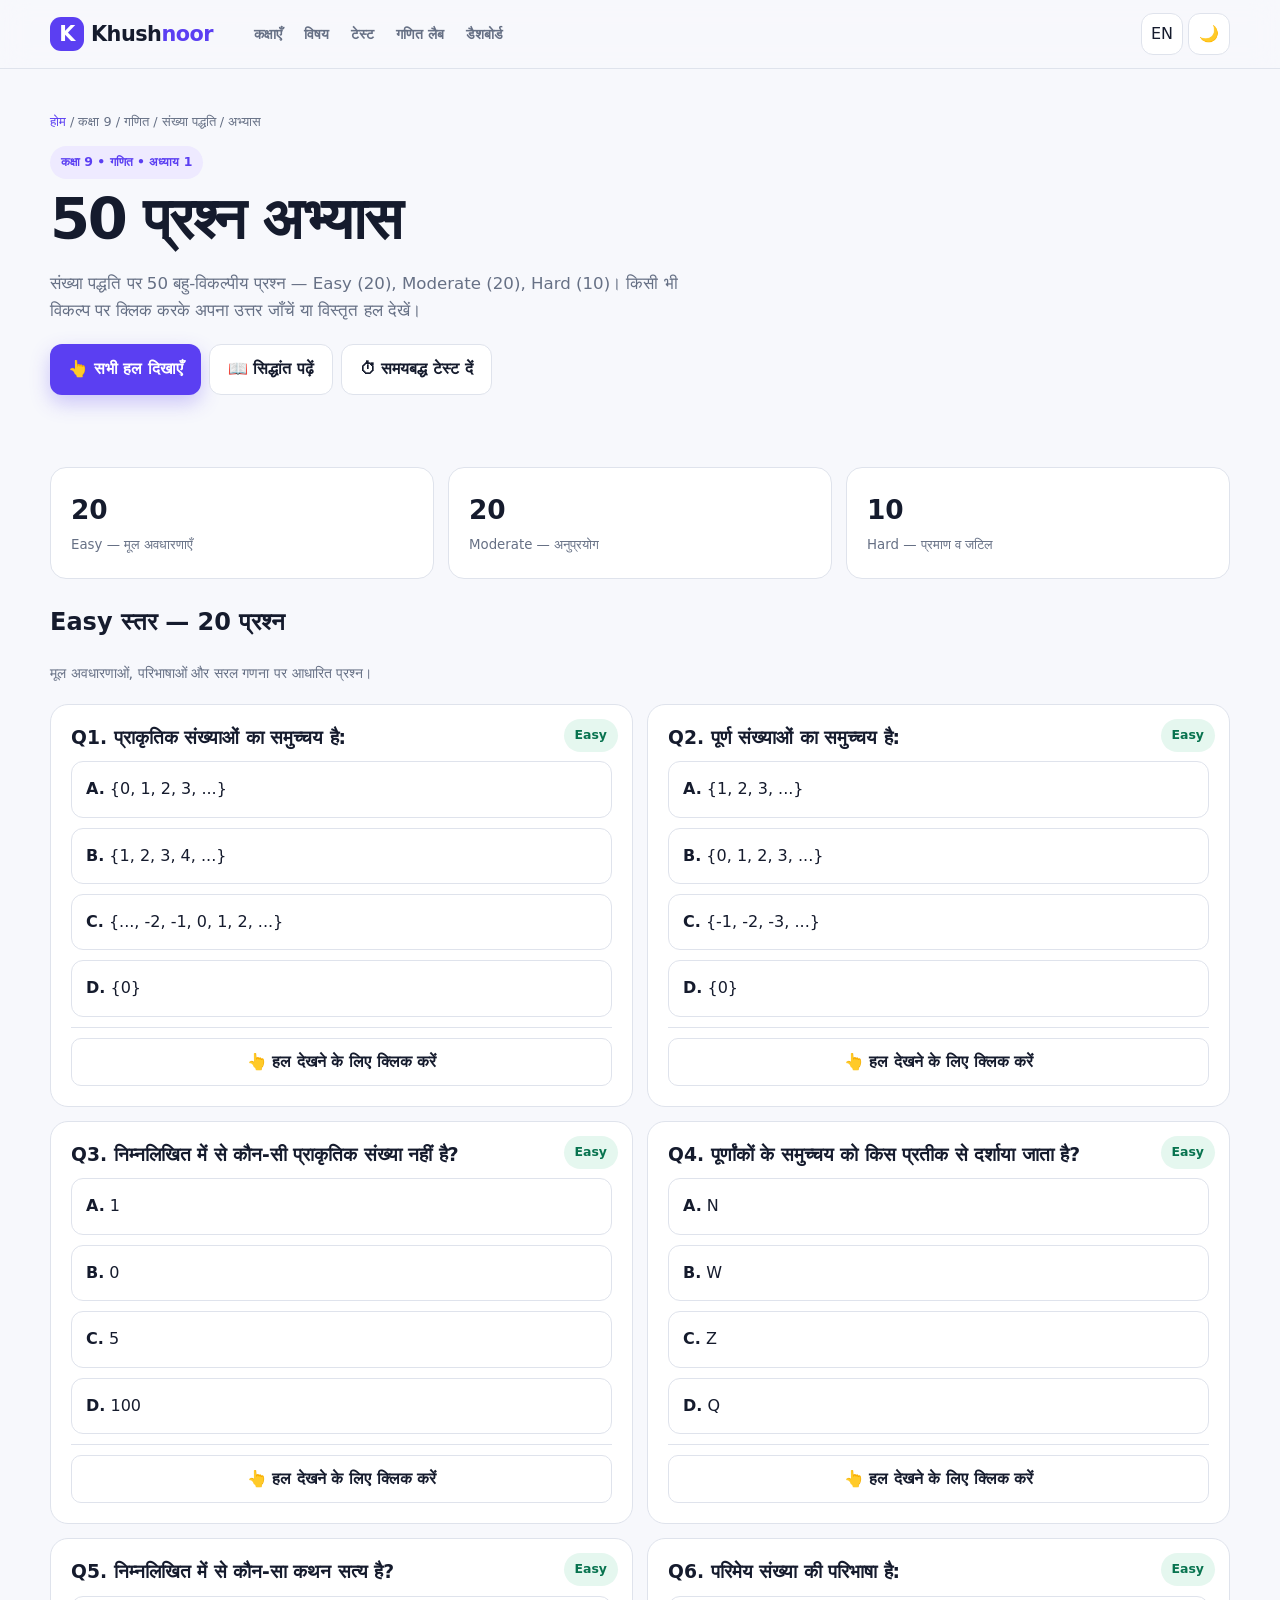
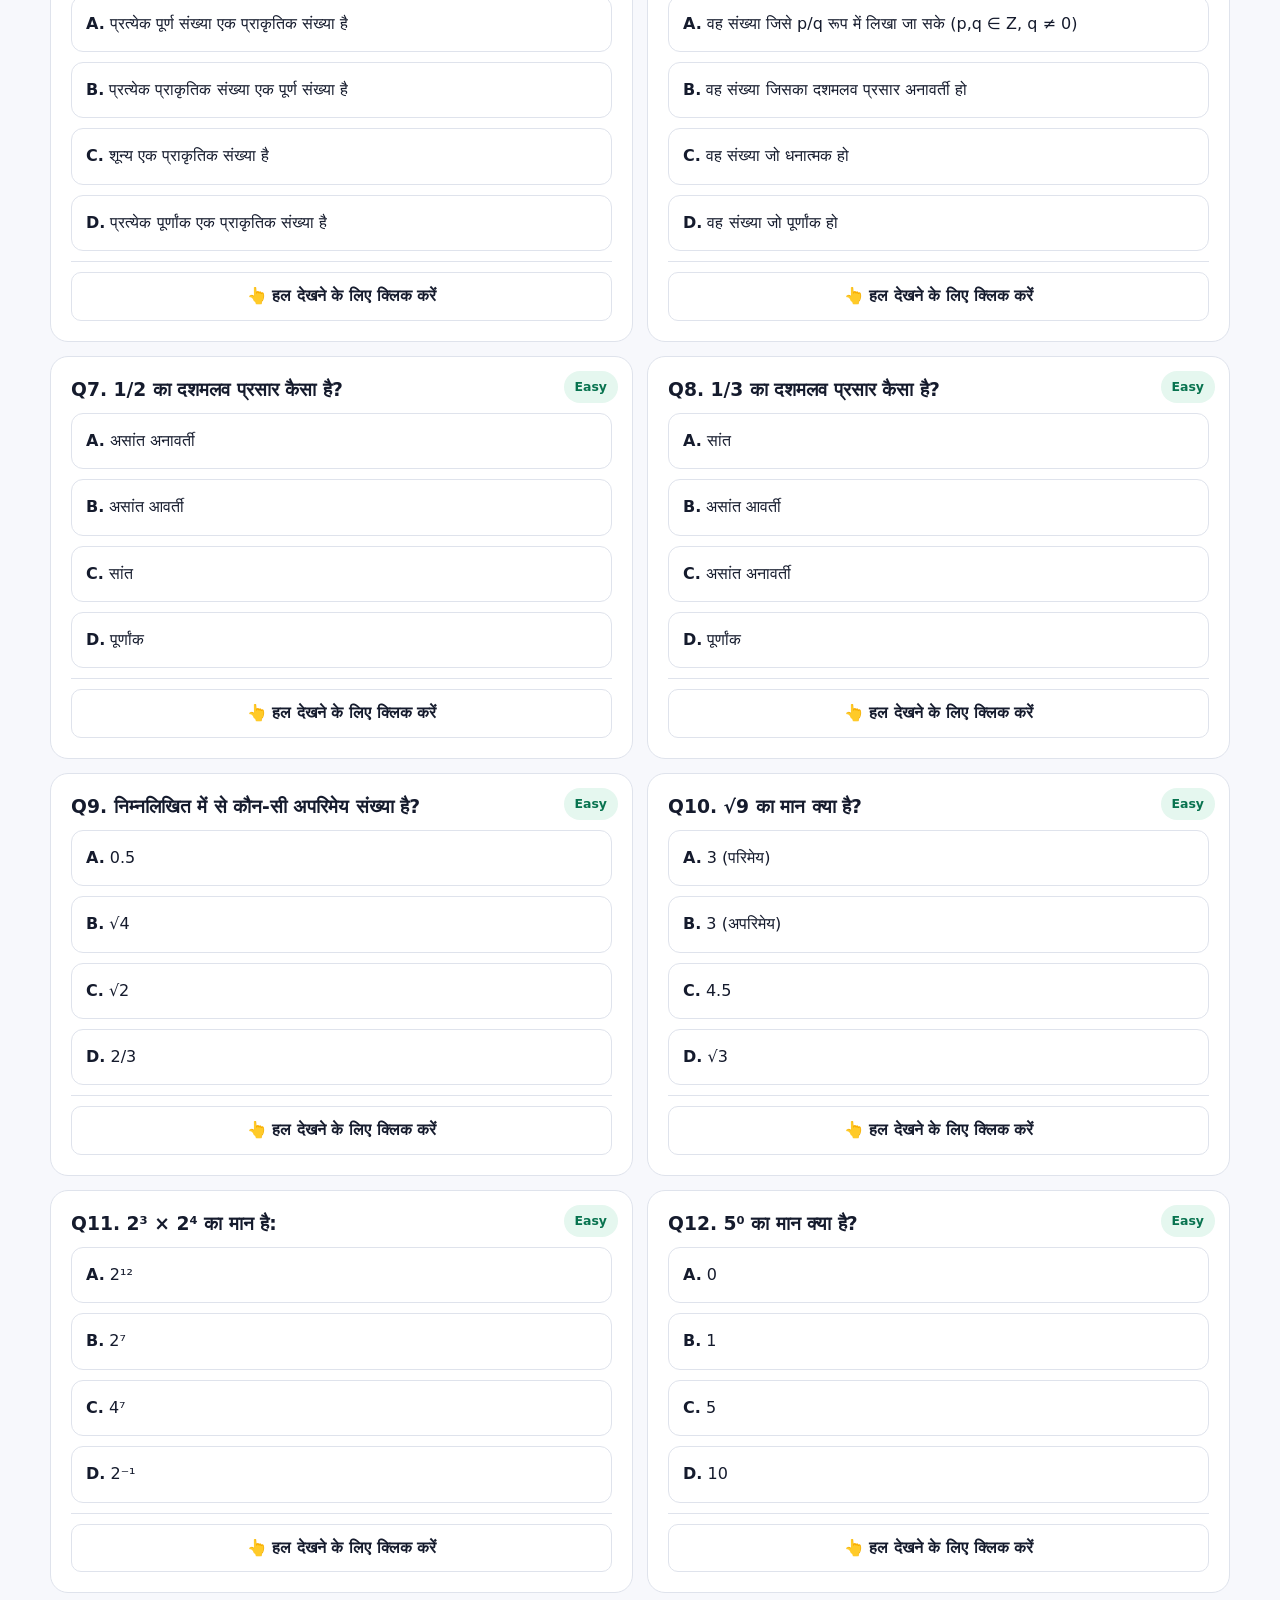
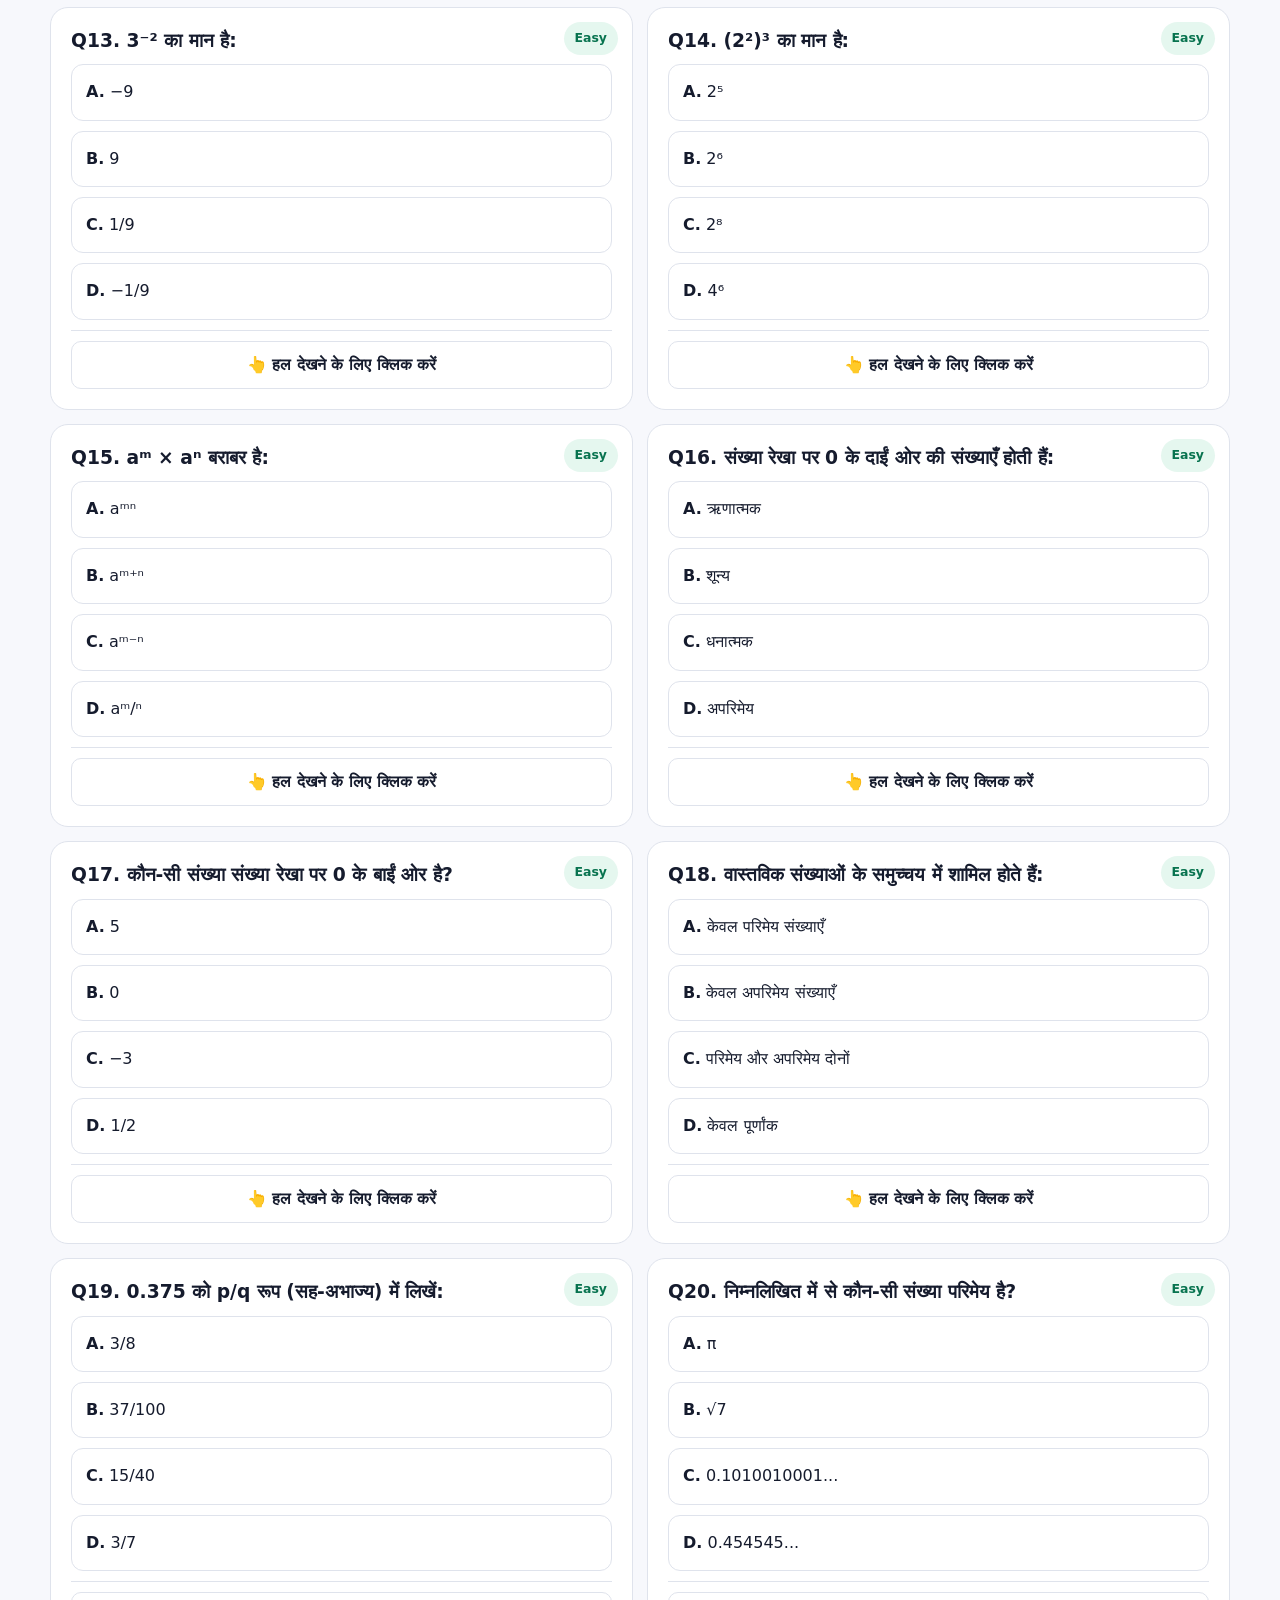
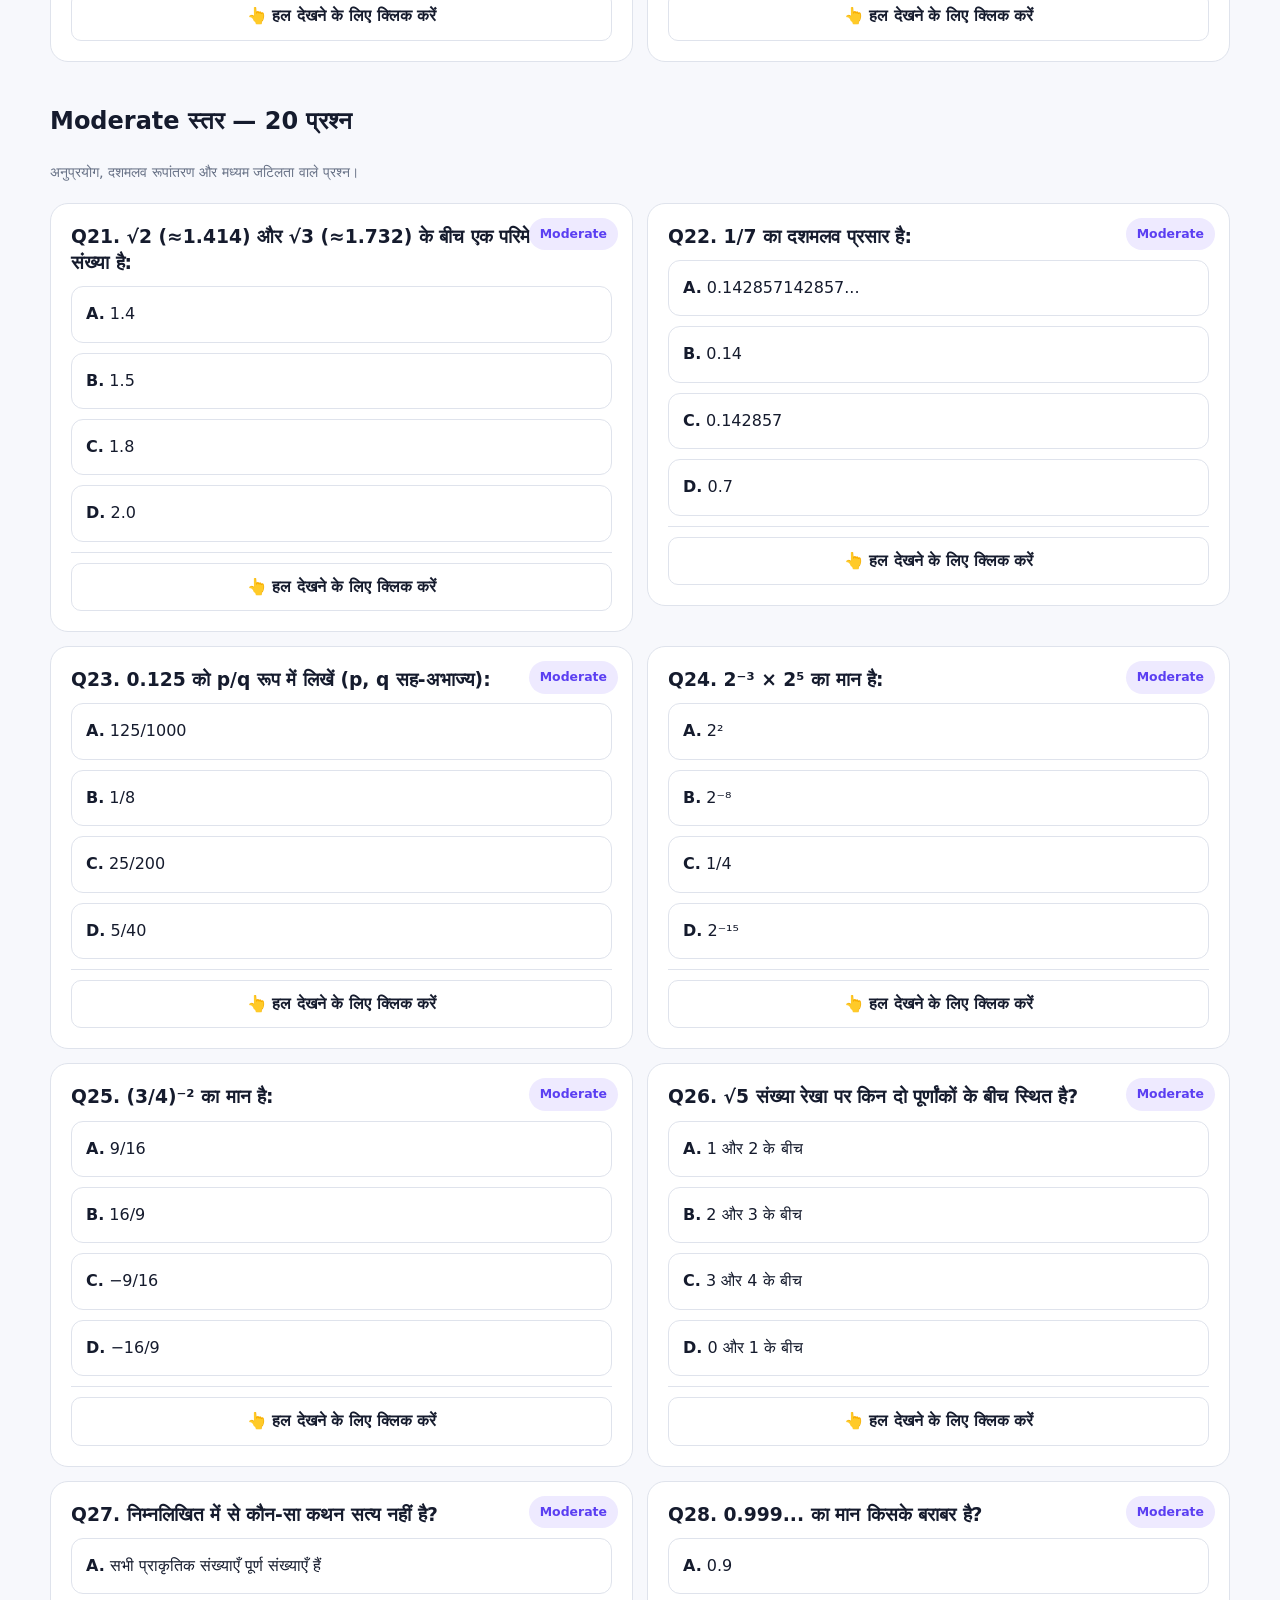
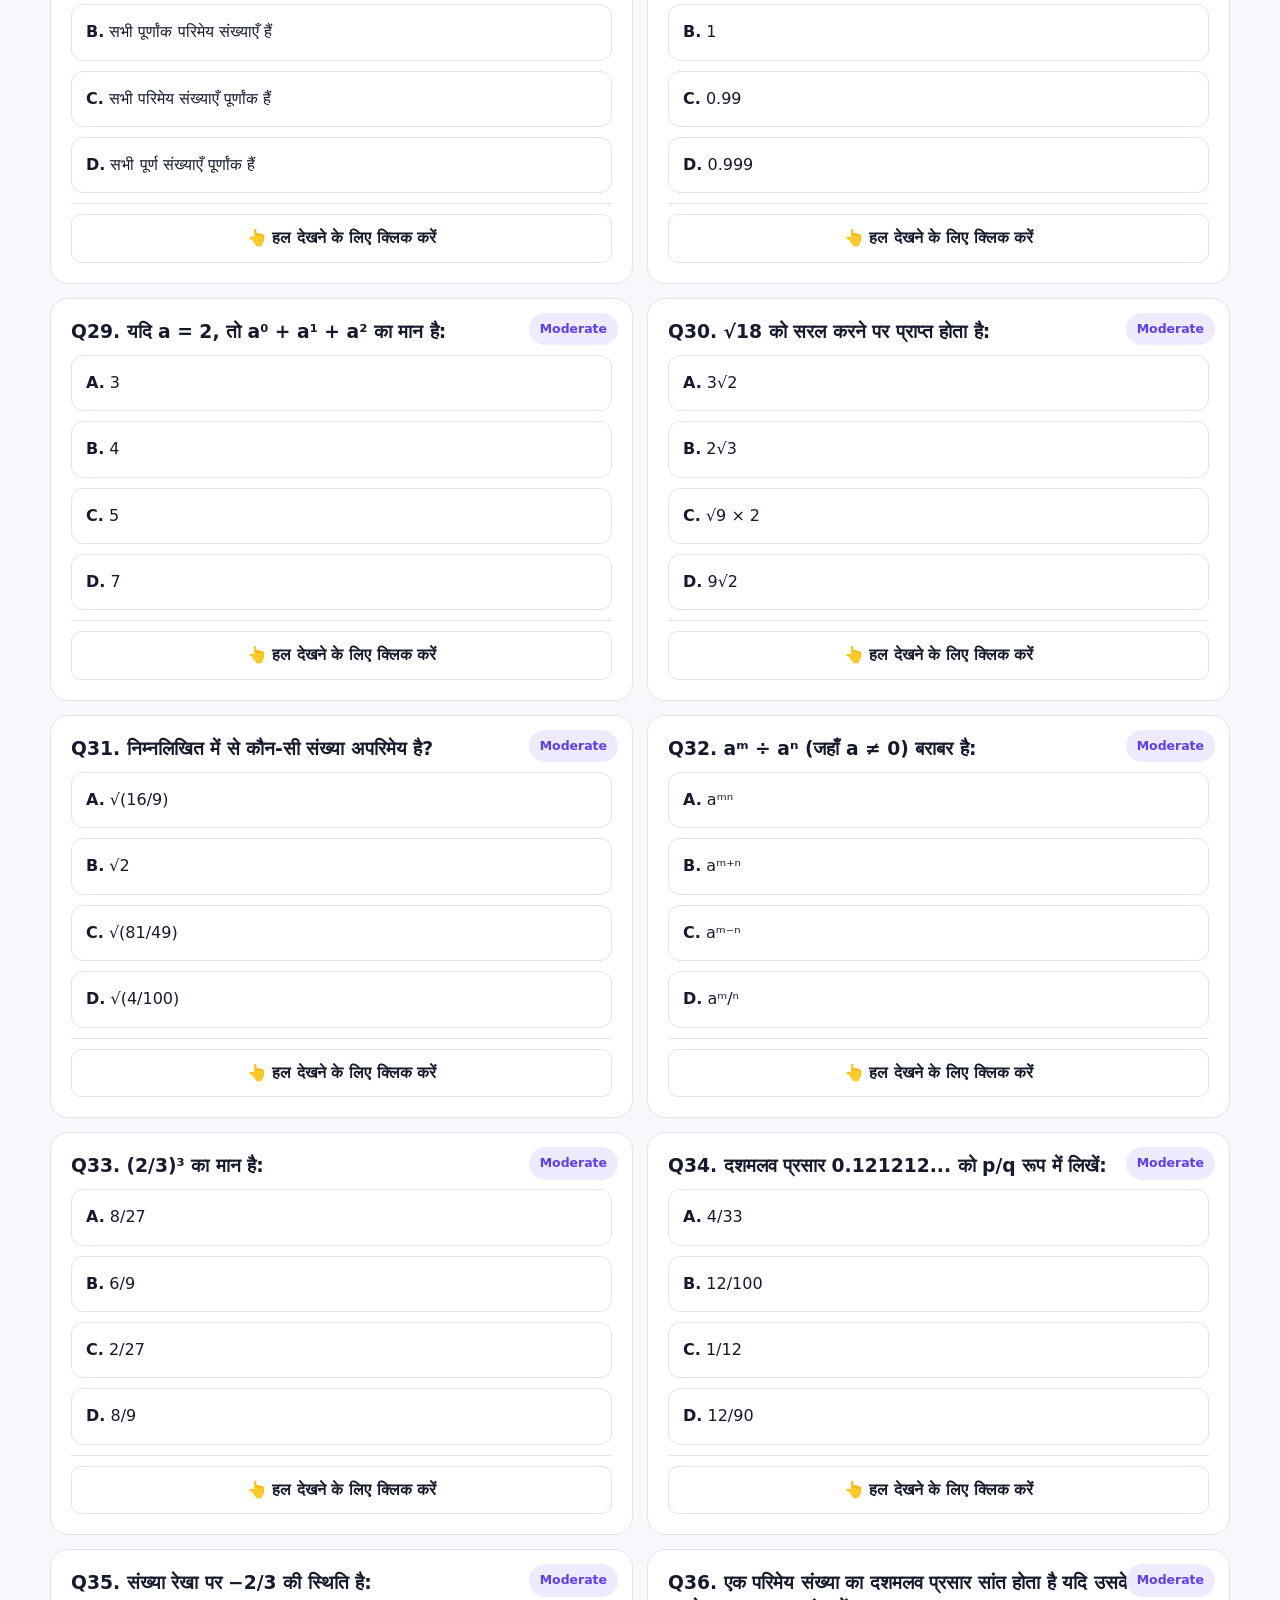
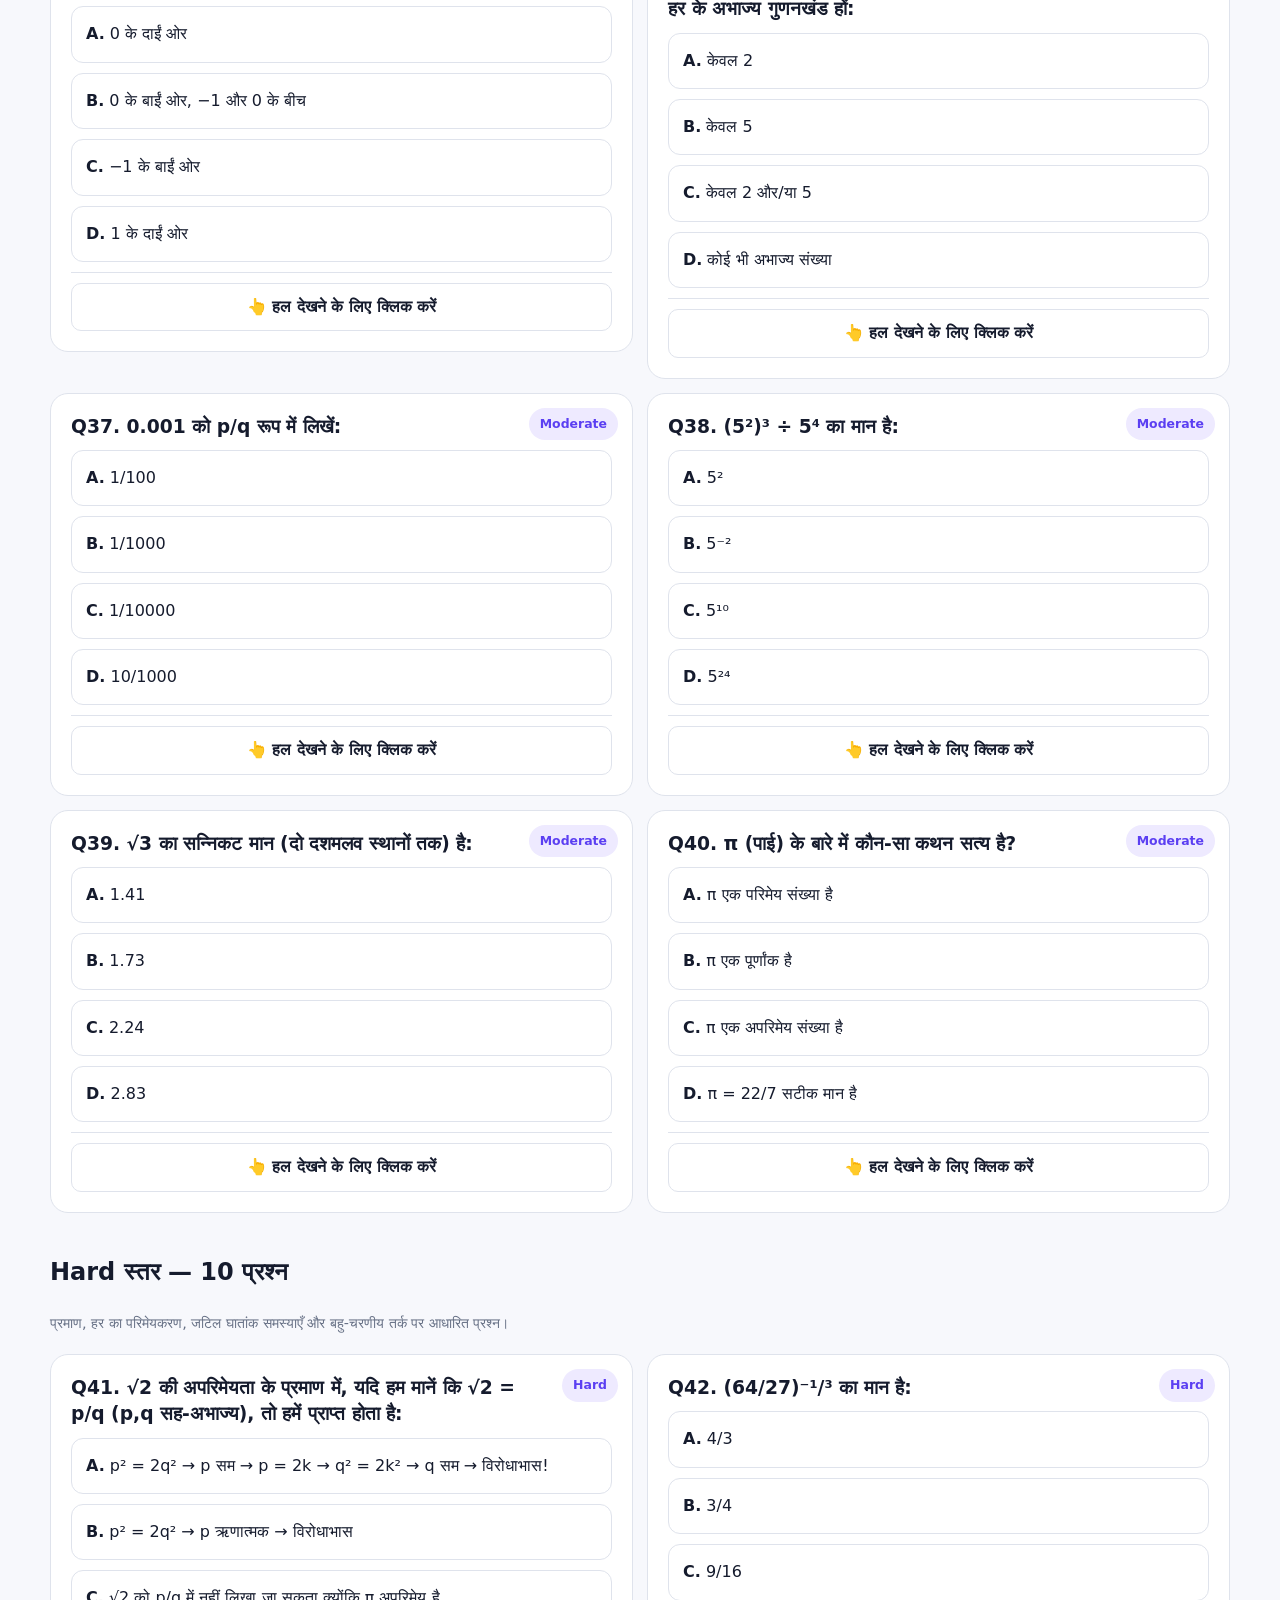
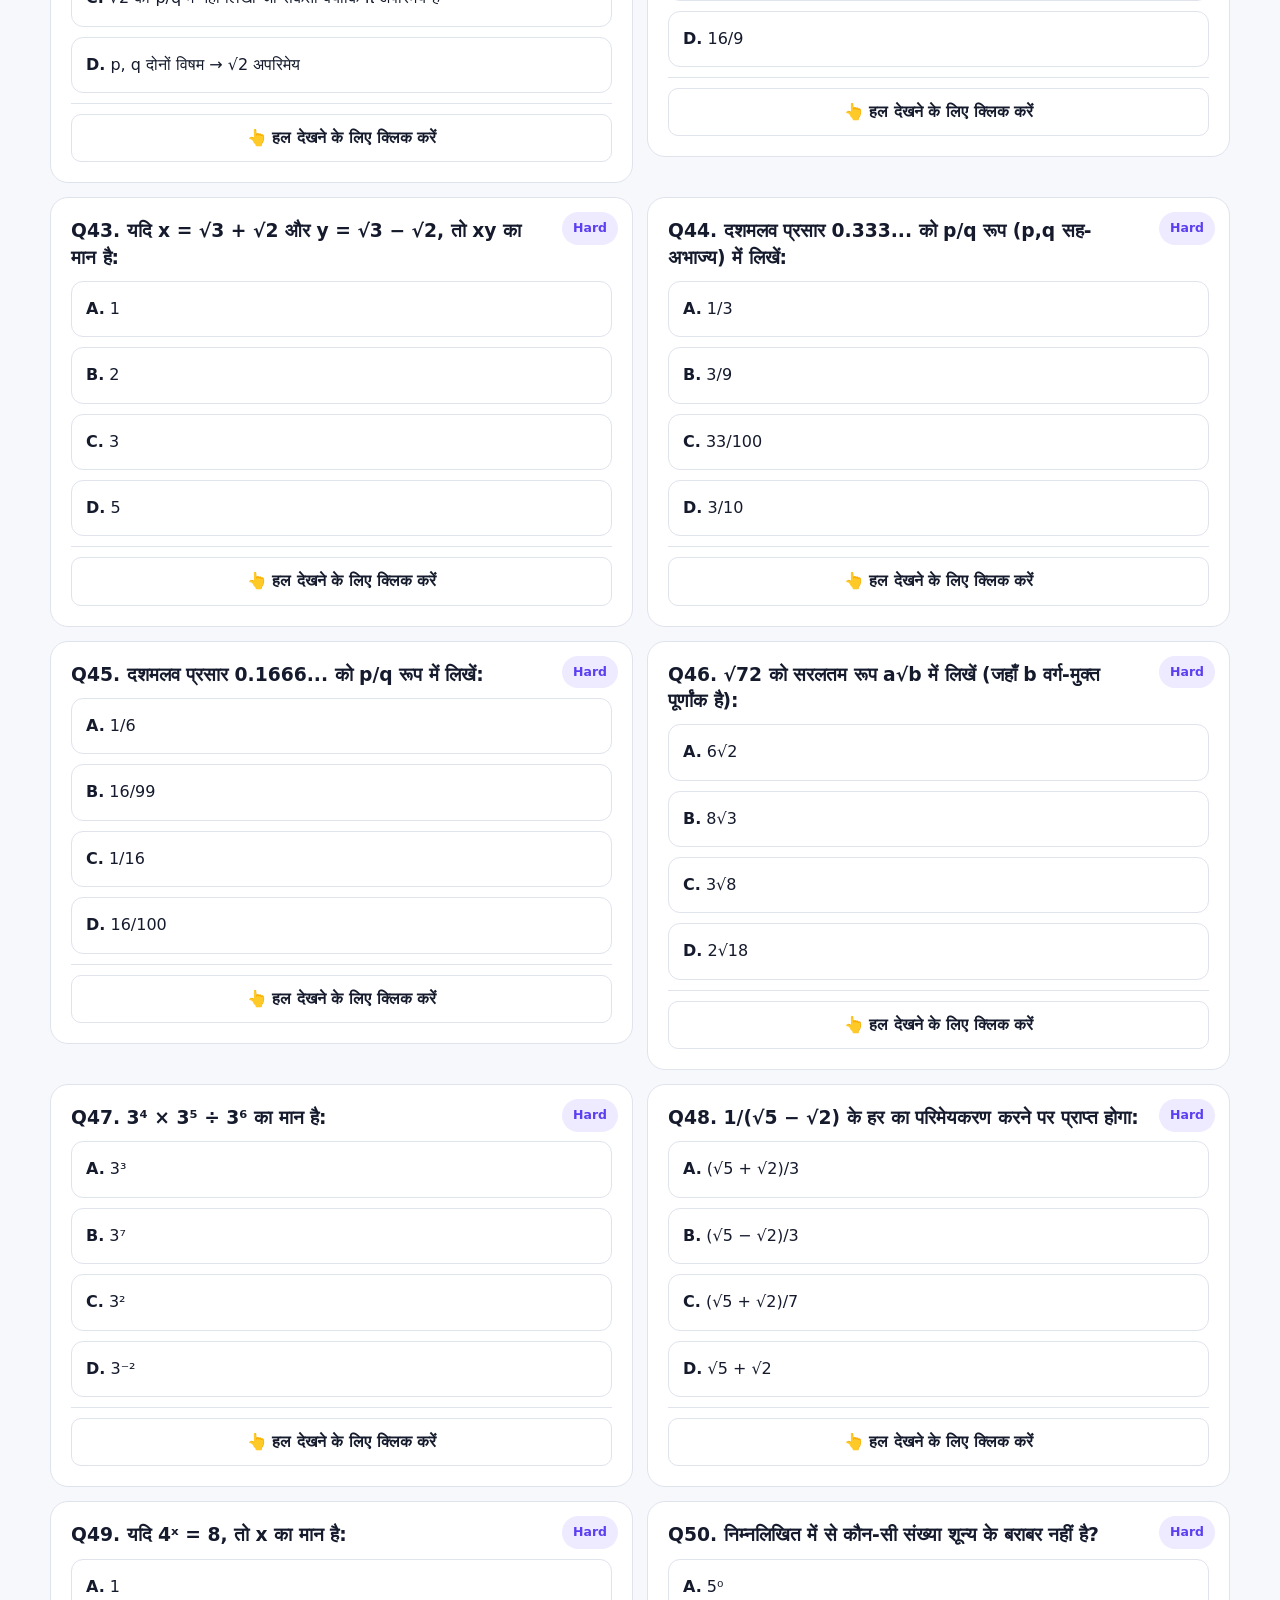
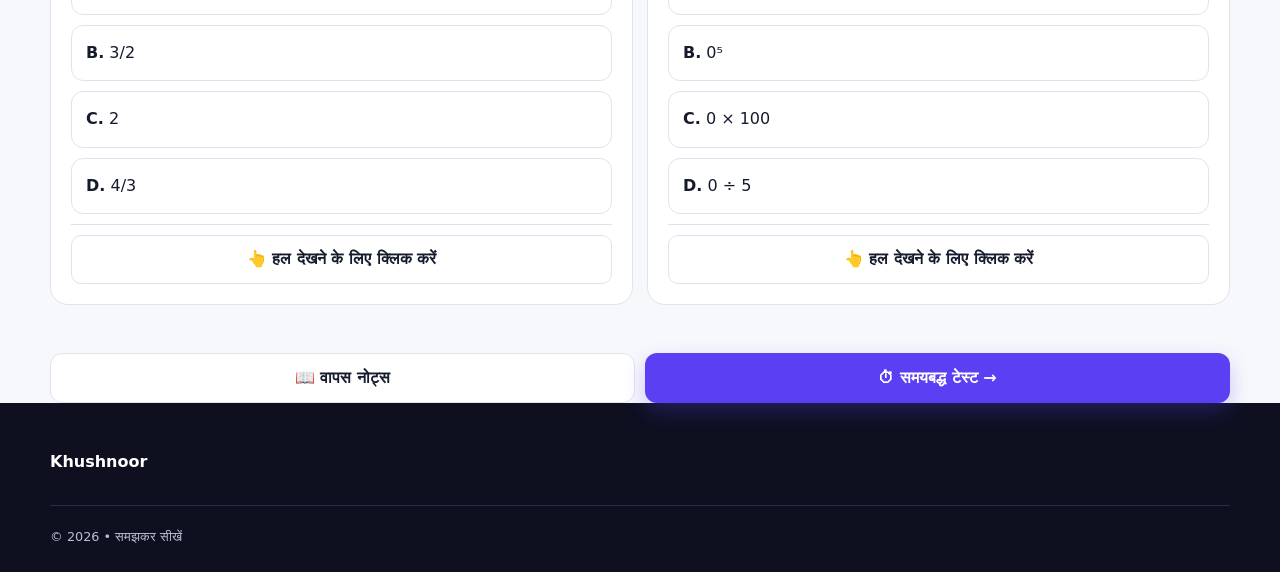
<file: class-9-math-chapter-1-questions.html>
<!doctype html><html lang="hi"><head><meta charset="utf-8"><meta name="viewport" content="width=device-width,initial-scale=1"><title>कक्षा 9 गणित अध्याय 1 — 50 प्रश्न अभ्यास (संख्या पद्धति) | Khushnoor</title><meta name="description" content="कक्षा 9 संख्या पद्धति के 50 अभ्यास प्रश्न — Easy, Moderate और Hard स्तर में, हर प्रश्न के साथ विस्तृत हल और उत्तर।"><link rel="canonical" href="https://khushnoorm.github.io/class-9-math-chapter-1-questions.html"><link rel="stylesheet" href="assets/styles.css"></head><body><a class="skip" href="#easySection">प्रश्नों पर जाएँ</a><header class="site-header"><div class="container nav-wrap"><a class="brand" href="index.html"><span class="brand-mark">K</span>Khush<em>noor</em></a><nav class="nav-links"><a href="index.html#classes">कक्षाएँ</a><a href="index.html#subjects">विषय</a><a href="test.html">टेस्ट</a><a href="math-lab.html">गणित लैब</a><a href="dashboard.html">डैशबोर्ड</a></nav><div class="nav-actions"><button class="icon-btn" id="langBtn" onclick="toggleLang()">EN</button><button class="icon-btn" id="themeBtn" onclick="toggleTheme()">🌙</button><button class="menu-btn" id="menuBtn" onclick="toggleMenu()" aria-expanded="false">☰</button></div></div><nav class="container mobile-nav" id="mobileNav"><a href="index.html">होम</a><a href="test.html">टेस्ट</a><a href="math-lab.html">गणित लैब</a><a href="dashboard.html">डैशबोर्ड</a></nav></header><main><header class="page-hero"><div class="container"><div class="breadcrumbs"><a href="index.html">होम</a> / कक्षा 9 / गणित / संख्या पद्धति / अभ्यास</div><span class="badge">कक्षा 9 • गणित • अध्याय 1</span><h1>50 प्रश्न अभ्यास</h1><p class="lead">संख्या पद्धति पर 50 बहु-विकल्पीय प्रश्न — Easy (20), Moderate (20), Hard (10)। किसी भी विकल्प पर क्लिक करके अपना उत्तर जाँचें या विस्तृत हल देखें।</p><div class="lesson-actions"><button class="btn btn-primary" id="showAllBtn">👆 सभी हल दिखाएँ</button><a class="btn btn-secondary" href="class-9-math-chapter-1-notes.html">📖 सिद्धांत पढ़ें</a><a class="btn btn-secondary" href="test.html">⏱ समयबद्ध टेस्ट दें</a></div></div></header>

<div class="container">
<div class="grid grid-3" style="margin:24px 0">
<div class="card stat"><b>20</b><small>Easy — मूल अवधारणाएँ</small></div>
<div class="card stat"><b>20</b><small>Moderate — अनुप्रयोग</small></div>
<div class="card stat"><b>10</b><small>Hard — प्रमाण व जटिल</small></div>
</div>

<div id="easySection" style="margin-top:20px"></div>
<div id="moderateSection" style="margin-top:40px"></div>
<div id="hardSection" style="margin-top:40px"></div>

<div class="lesson-nav" style="margin-top:48px"><a class="btn btn-secondary" href="class-9-math-chapter-1-notes.html">📖 वापस नोट्स</a><a class="btn btn-primary" href="test.html">⏱ समयबद्ध टेस्ट →</a></div>
</div>
</main>

<footer class="footer"><div class="container"><strong>Khushnoor</strong><div class="footer-bottom">© <span class="year"></span> • समझकर सीखें</div></div></footer>

<script src="assets/app.js"></script>
<script>
/* =========================================================
   CLASS 9 MATHS CHAPTER 1 — 50 PRACTICE QUESTIONS + SOLUTIONS
   ========================================================= */
const QUESTIONS = [
// ──────────────────── EASY ──────────────────────────────
{q:'प्राकृतिक संख्याओं का समुच्चय है:',o:['{0, 1, 2, 3, ...}','{1, 2, 3, 4, ...}','{..., -2, -1, 0, 1, 2, ...}','{0}'],a:1,d:'Easy',s:'प्राकृतिक संख्याएँ (N) गिनती की संख्याएँ हैं जिनकी शुरुआत 1 से होती है। N = {1, 2, 3, 4, …}। शून्य (0) प्राकृतिक संख्या नहीं है।'},
{q:'पूर्ण संख्याओं का समुच्चय है:',o:['{1, 2, 3, ...}','{0, 1, 2, 3, ...}','{-1, -2, -3, ...}','{0}'],a:1,d:'Easy',s:'पूर्ण संख्याएँ (W) = प्राकृतिक संख्याएँ + शून्य = {0, 1, 2, 3, …}। सबसे छोटी पूर्ण संख्या 0 है।'},
{q:'निम्नलिखित में से कौन-सी प्राकृतिक संख्या नहीं है?',o:['1','0','5','100'],a:1,d:'Easy',s:'0 एक पूर्ण संख्या है लेकिन प्राकृतिक संख्या नहीं (कक्षा 9 पाठ्यपुस्तक के अनुसार प्राकृतिक संख्याओं की शुरुआत 1 से होती है)।'},
{q:'पूर्णांकों के समुच्चय को किस प्रतीक से दर्शाया जाता है?',o:['N','W','Z','Q'],a:2,d:'Easy',s:'Z (जर्मन शब्द "Zahlen" = संख्याएँ) पूर्णांकों के समुच्चय के लिए प्रयुक्त होता है। N → प्राकृतिक, W → पूर्ण, Q → परिमेय।'},
{q:'निम्नलिखित में से कौन-सा कथन सत्य है?',o:['प्रत्येक पूर्ण संख्या एक प्राकृतिक संख्या है','प्रत्येक प्राकृतिक संख्या एक पूर्ण संख्या है','शून्य एक प्राकृतिक संख्या है','प्रत्येक पूर्णांक एक प्राकृतिक संख्या है'],a:1,d:'Easy',s:'N ⊂ W — हर प्राकृतिक संख्या एक पूर्ण संख्या है। विकल्प (A) गलत है: 0 एक पूर्ण संख्या है लेकिन प्राकृतिक नहीं। (D) गलत: ऋणात्मक पूर्णांक प्राकृतिक नहीं होते।'},
{q:'परिमेय संख्या की परिभाषा है:',o:['वह संख्या जिसे p/q रूप में लिखा जा सके (p,q ∈ Z, q ≠ 0)','वह संख्या जिसका दशमलव प्रसार अनावर्ती हो','वह संख्या जो धनात्मक हो','वह संख्या जो पूर्णांक हो'],a:0,d:'Easy',s:'परिमेय संख्या (Q) = {p/q : p, q ∈ Z, q ≠ 0}। इनका दशमलव प्रसार सांत या असांत आवर्ती होता है।'},
{q:'1/2 का दशमलव प्रसार कैसा है?',o:['असांत अनावर्ती','असांत आवर्ती','सांत','पूर्णांक'],a:2,d:'Easy',s:'1/2 = 0.5 — दशमलव प्रसार एक स्थान पर समाप्त हो जाता है। हर = 2¹ (केवल 2 का गुणनखंड) → सांत दशमलव।'},
{q:'1/3 का दशमलव प्रसार कैसा है?',o:['सांत','असांत आवर्ती','असांत अनावर्ती','पूर्णांक'],a:1,d:'Easy',s:'1/3 = 0.333... = 0.3̅ — असांत और आवर्ती। हर = 3 (2 या 5 नहीं) → असांत आवर्ती दशमलव।'},
{q:'निम्नलिखित में से कौन-सी अपरिमेय संख्या है?',o:['0.5','√4','√2','2/3'],a:2,d:'Easy',s:'√2 ≈ 1.41421356... असांत अनावर्ती है → अपरिमेय। √4 = 2 (परिमेय), 0.5 = 1/2 (परिमेय), 2/3 = 0.666... (परिमेय)।'},
{q:'√9 का मान क्या है?',o:['3 (परिमेय)','3 (अपरिमेय)','4.5','√3'],a:0,d:'Easy',s:'√9 = 3, और 3 = 3/1, इसलिए 3 एक परिमेय संख्या है। 9 एक पूर्ण वर्ग (perfect square) है, इसलिए इसका वर्गमूल परिमेय है।'},
{q:'2³ × 2⁴ का मान है:',o:['2¹²','2⁷','4⁷','2⁻¹'],a:1,d:'Easy',s:'aᵐ × aⁿ = aᵐ⁺ⁿ → 2³ × 2⁴ = 2³⁺⁴ = 2⁷ = 128। समान आधार वाले गुणन में घातांक जुड़ते हैं।'},
{q:'5⁰ का मान क्या है?',o:['0','1','5','10'],a:1,d:'Easy',s:'a⁰ = 1 (जहाँ a ≠ 0)। 5⁰ = 1, (−3)⁰ = 1, (π)⁰ = 1। सावधानी: 0⁰ परिभाषित नहीं है।'},
{q:'3⁻² का मान है:',o:['−9','9','1/9','−1/9'],a:2,d:'Easy',s:'a⁻ᵐ = 1/aᵐ → 3⁻² = 1/3² = 1/9। ऋणात्मक घातांक ऋणात्मक मान नहीं देता; यह आधार का व्युत्क्रम (reciprocal) देता है।'},
{q:'(2²)³ का मान है:',o:['2⁵','2⁶','2⁸','4⁶'],a:1,d:'Easy',s:'(aᵐ)ⁿ = aᵐⁿ → (2²)³ = 2²ˣ³ = 2⁶ = 64। घात की घात होने पर घातांक गुणा होते हैं।'},
{q:'aᵐ × aⁿ बराबर है:',o:['aᵐⁿ','aᵐ⁺ⁿ','aᵐ⁻ⁿ','aᵐ/ⁿ'],a:1,d:'Easy',s:'गुणन नियम (Product Law): aᵐ × aⁿ = aᵐ⁺ⁿ — समान आधार वाले घातांकों के गुणन में घातांक जुड़ते हैं।'},
{q:'संख्या रेखा पर 0 के दाईं ओर की संख्याएँ होती हैं:',o:['ऋणात्मक','शून्य','धनात्मक','अपरिमेय'],a:2,d:'Easy',s:'संख्या रेखा पर 0 के दाईं ओर सभी धनात्मक वास्तविक संख्याएँ होती हैं। 0 के बाईं ओर ऋणात्मक संख्याएँ होती हैं।'},
{q:'कौन-सी संख्या संख्या रेखा पर 0 के बाईं ओर है?',o:['5','0','−3','1/2'],a:2,d:'Easy',s:'−3 ऋणात्मक है → संख्या रेखा पर 0 के बाईं ओर स्थित है। 5 और 1/2 धनात्मक हैं → दाईं ओर।'},
{q:'वास्तविक संख्याओं के समुच्चय में शामिल होते हैं:',o:['केवल परिमेय संख्याएँ','केवल अपरिमेय संख्याएँ','परिमेय और अपरिमेय दोनों','केवल पूर्णांक'],a:2,d:'Easy',s:'R = Q ∪ {अपरिमेय संख्याएँ} — वास्तविक संख्याओं का समुच्चय परिमेय और अपरिमेय दोनों प्रकार की संख्याओं से मिलकर बना है।'},
{q:'0.375 को p/q रूप (सह-अभाज्य) में लिखें:',o:['3/8','37/100','15/40','3/7'],a:0,d:'Easy',s:'0.375 = 375/1000 = (125×3)/(125×8) = 3/8। यहाँ 3 और 8 सह-अभाज्य हैं (GCD = 1)।'},
{q:'निम्नलिखित में से कौन-सी संख्या परिमेय है?',o:['π','√7','0.1010010001...','0.454545...'],a:3,d:'Easy',s:'0.454545... = 0.4̅5̅ आवर्ती दशमलव है → परिमेय (इसे 45/99 = 5/11 के रूप में लिखा जा सकता है)।'}
];

const MODERATE = [
{q:'√2 (≈1.414) और √3 (≈1.732) के बीच एक परिमेय संख्या है:',o:['1.4','1.5','1.8','2.0'],a:1,d:'Moderate',s:'1.5 = 3/2 एक परिमेय संख्या है। चूँकि √2 ≈ 1.414 < 1.5 < 1.732 ≈ √3, इसलिए 1.5 दोनों के ठीक बीच स्थित है। 1.4, √2 (1.414) से छोटा है।'},
{q:'1/7 का दशमलव प्रसार है:',o:['0.142857142857...','0.14','0.142857','0.7'],a:0,d:'Moderate',s:'1/7 = 0.142857142857... = 0.1̅4̅2̅8̅5̅7̅ — इसमें 6 अंकों का आवर्ती खंड बार-बार दोहराता है।'},
{q:'0.125 को p/q रूप में लिखें (p, q सह-अभाज्य):',o:['125/1000','1/8','25/200','5/40'],a:1,d:'Moderate',s:'0.125 = 125/1000। अंश और हर को महत्तम समापवर्तक 125 से भाग देने पर 1/8 प्राप्त होता है।'},
{q:'2⁻³ × 2⁵ का मान है:',o:['2²','2⁻⁸','1/4','2⁻¹⁵'],a:0,d:'Moderate',s:'2⁻³ × 2⁵ = 2⁻³⁺⁵ = 2² (= 4)। समान आधार होने पर घातांक जुड़ते हैं।'},
{q:'(3/4)⁻² का मान है:',o:['9/16','16/9','−9/16','−16/9'],a:1,d:'Moderate',s:'(3/4)⁻² = (4/3)² = 16/9। ऋणात्मक घात होने पर भिन्न का व्युत्क्रम लें, फिर धनात्मक घात लगाएँ: (a/b)⁻ⁿ = (b/a)ⁿ।'},
{q:'√5 संख्या रेखा पर किन दो पूर्णांकों के बीच स्थित है?',o:['1 और 2 के बीच','2 और 3 के बीच','3 और 4 के बीच','0 और 1 के बीच'],a:1,d:'Moderate',s:'√4 = 2 और √9 = 3, इसलिए 2 < √5 < 3। सटीक सन्निकट मान √5 ≈ 2.236 है, जो 2 और 3 के बीच है।'},
{q:'निम्नलिखित में से कौन-सा कथन सत्य नहीं है?',o:['सभी प्राकृतिक संख्याएँ पूर्ण संख्याएँ हैं','सभी पूर्णांक परिमेय संख्याएँ हैं','सभी परिमेय संख्याएँ पूर्णांक हैं','सभी पूर्ण संख्याएँ पूर्णांक हैं'],a:2,d:'Moderate',s:'विकल्प (C) असत्य है: 1/2 एक परिमेय संख्या है लेकिन पूर्णांक नहीं है। (N ⊂ W ⊂ Z ⊂ Q)।'},
{q:'0.999... का मान किसके बराबर है?',o:['0.9','1','0.99','0.999'],a:1,d:'Moderate',s:'माना x = 0.999..., तब 10x = 9.999...। घटाने पर: 9x = 9 ⇒ x = 1। अतः 0.999... ठीक 1 के बराबर होता है।'},
{q:'यदि a = 2, तो a⁰ + a¹ + a² का मान है:',o:['3','4','5','7'],a:3,d:'Moderate',s:'2⁰ + 2¹ + 2² = 1 + 2 + 4 = 7। (शून्य घात नियम से 2⁰ = 1)।'},
{q:'√18 को सरल करने पर प्राप्त होता है:',o:['3√2','2√3','√9 × 2','9√2'],a:0,d:'Moderate',s:'√18 = √(9 × 2) = √9 × √2 = 3√2।'},
{q:'निम्नलिखित में से कौन-सी संख्या अपरिमेय है?',o:['√(16/9)','√2','√(81/49)','√(4/100)'],a:1,d:'Moderate',s:'√(16/9) = 4/3 (परिमेय), √(81/49) = 9/7 (परिमेय), √(4/100) = 2/10 (परिमेय)। केवल √2 अपरिमेय संख्या है।'},
{q:'aᵐ ÷ aⁿ (जहाँ a ≠ 0) बराबर है:',o:['aᵐⁿ','aᵐ⁺ⁿ','aᵐ⁻ⁿ','aᵐ/ⁿ'],a:2,d:'Moderate',s:'भाग नियम (Quotient Law): aᵐ ÷ aⁿ = aᵐ⁻ⁿ — समान आधार वाले घातांकों के भाग में घातांक घटते हैं।'},
{q:'(2/3)³ का मान है:',o:['8/27','6/9','2/27','8/9'],a:0,d:'Moderate',s:'(2/3)³ = 2³/3³ = 8/27। भागफल की घात नियम: (a/b)ⁿ = aⁿ/bⁿ।'},
{q:'दशमलव प्रसार 0.121212... को p/q रूप में लिखें:',o:['4/33','12/100','1/12','12/90'],a:0,d:'Moderate',s:'माना x = 0.121212..., 100x = 12.121212... ⇒ 99x = 12 ⇒ x = 12/99 = 4/33 (3 से सरल करने पर)।'},
{q:'संख्या रेखा पर −2/3 की स्थिति है:',o:['0 के दाईं ओर','0 के बाईं ओर, −1 और 0 के बीच','−1 के बाईं ओर','1 के दाईं ओर'],a:1,d:'Moderate',s:'−2/3 = −0.666... ऋणात्मक है, इसलिए 0 के बाईं ओर तथा −1 और 0 के बीच स्थित है।'},
{q:'एक परिमेय संख्या का दशमलव प्रसार सांत होता है यदि उसके हर के अभाज्य गुणनखंड हों:',o:['केवल 2','केवल 5','केवल 2 और/या 5','कोई भी अभाज्य संख्या'],a:2,d:'Moderate',s:'यदि सरलतम रूप में हर q = 2ᵐ × 5ⁿ के रूप का हो, तो परिमेय संख्या का दशमलव प्रसार सांत होता है।'},
{q:'0.001 को p/q रूप में लिखें:',o:['1/100','1/1000','1/10000','10/1000'],a:1,d:'Moderate',s:'0.001 = 1/1000 (दशमलव के बाद 3 स्थान हैं, इसलिए हर में 10³ = 1000 होगा)।'},
{q:'(5²)³ ÷ 5⁴ का मान है:',o:['5²','5⁻²','5¹⁰','5²⁴'],a:0,d:'Moderate',s:'(5²)³ ÷ 5⁴ = 5⁶ ÷ 5⁴ = 5⁶⁻⁴ = 5² = 25।'},
{q:'√3 का सन्निकट मान (दो दशमलव स्थानों तक) है:',o:['1.41','1.73','2.24','2.83'],a:1,d:'Moderate',s:'√3 ≈ 1.732 → दो दशमलव स्थानों तक 1.73। (1.41 ≈ √2, 2.24 ≈ √5, 2.83 ≈ √8)।'},
{q:'π (पाई) के बारे में कौन-सा कथन सत्य है?',o:['π एक परिमेय संख्या है','π एक पूर्णांक है','π एक अपरिमेय संख्या है','π = 22/7 सटीक मान है'],a:2,d:'Moderate',s:'π = 3.14159265... एक अपरिमेय संख्या है। 22/7 केवल गणना की सुविधा के लिए प्रयुक्त एक सन्निकट परिमेय मान है।'}
];

const HARD = [
{q:'√2 की अपरिमेयता के प्रमाण में, यदि हम मानें कि √2 = p/q (p,q सह-अभाज्य), तो हमें प्राप्त होता है:',o:['p² = 2q² → p सम → p = 2k → q² = 2k² → q सम → विरोधाभास!','p² = 2q² → p ऋणात्मक → विरोधाभास','√2 को p/q में नहीं लिखा जा सकता क्योंकि π अपरिमेय है','p, q दोनों विषम → √2 अपरिमेय'],a:0,d:'Hard',s:'विरोधाभास विधि (Proof by Contradiction): √2 = p/q (सह-अभाज्य) ⇒ p² = 2q² ⇒ p सम है (p = 2k) ⇒ 4k² = 2q² ⇒ q² = 2k² ⇒ q भी सम है। अर्थात p और q दोनों का उभयनिष्ठ गुणनखंड 2 है, जो सह-अभाज्य होने का विरोधाभास करता है।'},
{q:'(64/27)⁻¹/³ का मान है:',o:['4/3','3/4','9/16','16/9'],a:1,d:'Hard',s:'(64/27)⁻¹/³ = (27/64)¹/³ = (3³/4³)¹/³ = 3/4। ऋणात्मक घात के लिए पहले व्युत्क्रम लें, फिर घनमूल निकालें।'},
{q:'यदि x = √3 + √2 और y = √3 − √2, तो xy का मान है:',o:['1','2','3','5'],a:0,d:'Hard',s:'xy = (√3 + √2)(√3 − √2) = (√3)² − (√2)² = 3 − 2 = 1 (सर्वसमिका (a+b)(a−b) = a² − b² के उपयोग से)।'},
{q:'दशमलव प्रसार 0.333... को p/q रूप (p,q सह-अभाज्य) में लिखें:',o:['1/3','3/9','33/100','3/10'],a:0,d:'Hard',s:'x = 0.333..., 10x = 3.333... ⇒ 9x = 3 ⇒ x = 3/9 = 1/3। सह-अभाज्य सरलतम रूप 1/3 है।'},
{q:'दशमलव प्रसार 0.1666... को p/q रूप में लिखें:',o:['1/6','16/99','1/16','16/100'],a:0,d:'Hard',s:'माना x = 0.16̅, तब 10x = 1.6̅ और 100x = 16.6̅। घटाने पर: 90x = 15 ⇒ x = 15/90 = 1/6।'},
{q:'√72 को सरलतम रूप a√b में लिखें (जहाँ b वर्ग-मुक्त पूर्णांक है):',o:['6√2','8√3','3√8','2√18'],a:0,d:'Hard',s:'√72 = √(36 × 2) = 6√2। यहाँ 36 = 6² सबसे बड़ा पूर्ण वर्ग गुणनखंड है, इसलिए सरलतम करणी रूप 6√2 है।'},
{q:'3⁴ × 3⁵ ÷ 3⁶ का मान है:',o:['3³','3⁷','3²','3⁻²'],a:0,d:'Hard',s:'3⁴ × 3⁵ ÷ 3⁶ = 3⁴⁺⁵⁻⁶ = 3⁹⁻⁶ = 3³ (= 27)।'},
{q:'1/(√5 − √2) के हर का परिमेयकरण करने पर प्राप्त होगा:',o:['(√5 + √2)/3','(√5 − √2)/3','(√5 + √2)/7','√5 + √2'],a:0,d:'Hard',s:'अंश और हर को हर के संयुग्मी (√5 + √2) से गुणा करने पर: (√5 + √2) / ((√5)² − (√2)²) = (√5 + √2) / (5 − 2) = (√5 + √2)/3।'},
{q:'यदि 4ˣ = 8, तो x का मान है:',o:['1','3/2','2','4/3'],a:1,d:'Hard',s:'4ˣ = 8 ⇒ (2²)ˣ = 2³ ⇒ 2²ˣ = 2³ ⇒ 2x = 3 ⇒ x = 3/2। जाँच: 4³/² = (√4)³ = 2³ = 8 ✓।'},
{q:'निम्नलिखित में से कौन-सी संख्या शून्य के बराबर नहीं है?',o:['5⁰','0⁵','0 × 100','0 ÷ 5'],a:0,d:'Hard',s:'5⁰ = 1 (शून्य नहीं!)। जबकि 0⁵ = 0, 0 × 100 = 0, और 0 ÷ 5 = 0। किसी भी शून्येतर संख्या की घात 0 होने पर उसका मान 1 होता है (a⁰ = 1)।'}
];

function renderSection(data, containerId, title, subtitle, offset) {
  const container = document.getElementById(containerId);
  container.innerHTML = `
    <h2 style="margin-top:24px">${title}</h2>
    <p style="color:var(--muted);font-size:.9rem;margin-bottom:18px">${subtitle}</p>
    <div class="grid grid-2">${data.map((q, i) => `
      <div class="question-card" data-ans="${q.a}">
        <div class="card" style="position:relative">
          <span class="badge ${q.d==='Easy'?'success':''}" style="position:absolute;top:14px;right:14px">${q.d}</span>
          <h3 style="margin:0 0 6px;padding-right:70px;line-height:1.4">Q${offset + i + 1}. ${q.q}</h3>
          <div class="quiz-options" style="margin:10px 0">
            ${q.o.map((opt, j) => `<button class="option" data-idx="${j}"><b>${String.fromCharCode(65+j)}.</b> ${opt}</button>`).join('')}
          </div>
          <div style="border-top:1px solid var(--line);padding-top:10px">
            <button class="solution-toggle" style="width:100%;border:1px solid var(--line);background:var(--surface);border-radius:10px;padding:10px;cursor:pointer;font-weight:700">👆 हल देखने के लिए क्लिक करें</button>
            <div class="solution" style="display:none;margin-top:10px;padding:14px;background:var(--brand-soft);border-left:4px solid var(--brand);border-radius:10px">
              <p style="margin:0 0 6px"><b>सही उत्तर:</b> (${String.fromCharCode(65+q.a)}) ${q.o[q.a]}</p>
              <p style="margin:0;color:var(--muted);font-size:.9rem">${q.s}</p>
            </div>
          </div>
        </div>
      </div>
    `).join('')}</div>
  `;

  container.querySelectorAll('.question-card').forEach(card => {
    const correctIdx = Number(card.dataset.ans);
    const btn = card.querySelector('.solution-toggle');
    const sol = card.querySelector('.solution');
    const options = card.querySelectorAll('.option');

    options.forEach(optBtn => {
      optBtn.addEventListener('click', () => {
        const chosen = Number(optBtn.dataset.idx);
        options.forEach(o => o.disabled = true);
        if (chosen === correctIdx) {
          optBtn.classList.add('correct');
        } else {
          optBtn.classList.add('wrong');
          options[correctIdx]?.classList.add('correct');
        }
        sol.style.display = 'block';
        btn.textContent = '✅ हल छुपाएँ';
      });
    });

    btn.addEventListener('click', () => {
      const isHidden = sol.style.display === 'none';
      sol.style.display = isHidden ? 'block' : 'none';
      btn.textContent = isHidden ? '✅ हल छुपाएँ' : '👆 हल देखने के लिए क्लिक करें';
    });
  });
}

/* Render all sections with continuous numbering Q1–Q50 */
renderSection(QUESTIONS, 'easySection', `Easy स्तर — ${QUESTIONS.length} प्रश्न`, 'मूल अवधारणाओं, परिभाषाओं और सरल गणना पर आधारित प्रश्न।', 0);
renderSection(MODERATE, 'moderateSection', `Moderate स्तर — ${MODERATE.length} प्रश्न`, 'अनुप्रयोग, दशमलव रूपांतरण और मध्यम जटिलता वाले प्रश्न।', QUESTIONS.length);
renderSection(HARD, 'hardSection', `Hard स्तर — ${HARD.length} प्रश्न`, 'प्रमाण, हर का परिमेयकरण, जटिल घातांक समस्याएँ और बहु-चरणीय तर्क पर आधारित प्रश्न।', QUESTIONS.length + MODERATE.length);

/* Show/hide all solutions */
let allVisible = false;
document.getElementById('showAllBtn').addEventListener('click', () => {
  allVisible = !allVisible;
  document.querySelectorAll('.solution').forEach(s => s.style.display = allVisible ? 'block' : 'none');
  document.querySelectorAll('.solution-toggle').forEach(b => b.textContent = allVisible ? '✅ हल छुपाएँ' : '👆 हल देखने के लिए क्लिक करें');
  document.getElementById('showAllBtn').textContent = allVisible ? '✅ सभी हल छुपाएँ' : '👆 सभी हल दिखाएँ';
});

/* Update year */
document.querySelectorAll('.year').forEach(x => x.textContent = new Date().getFullYear());
</script></body></html>
</file>
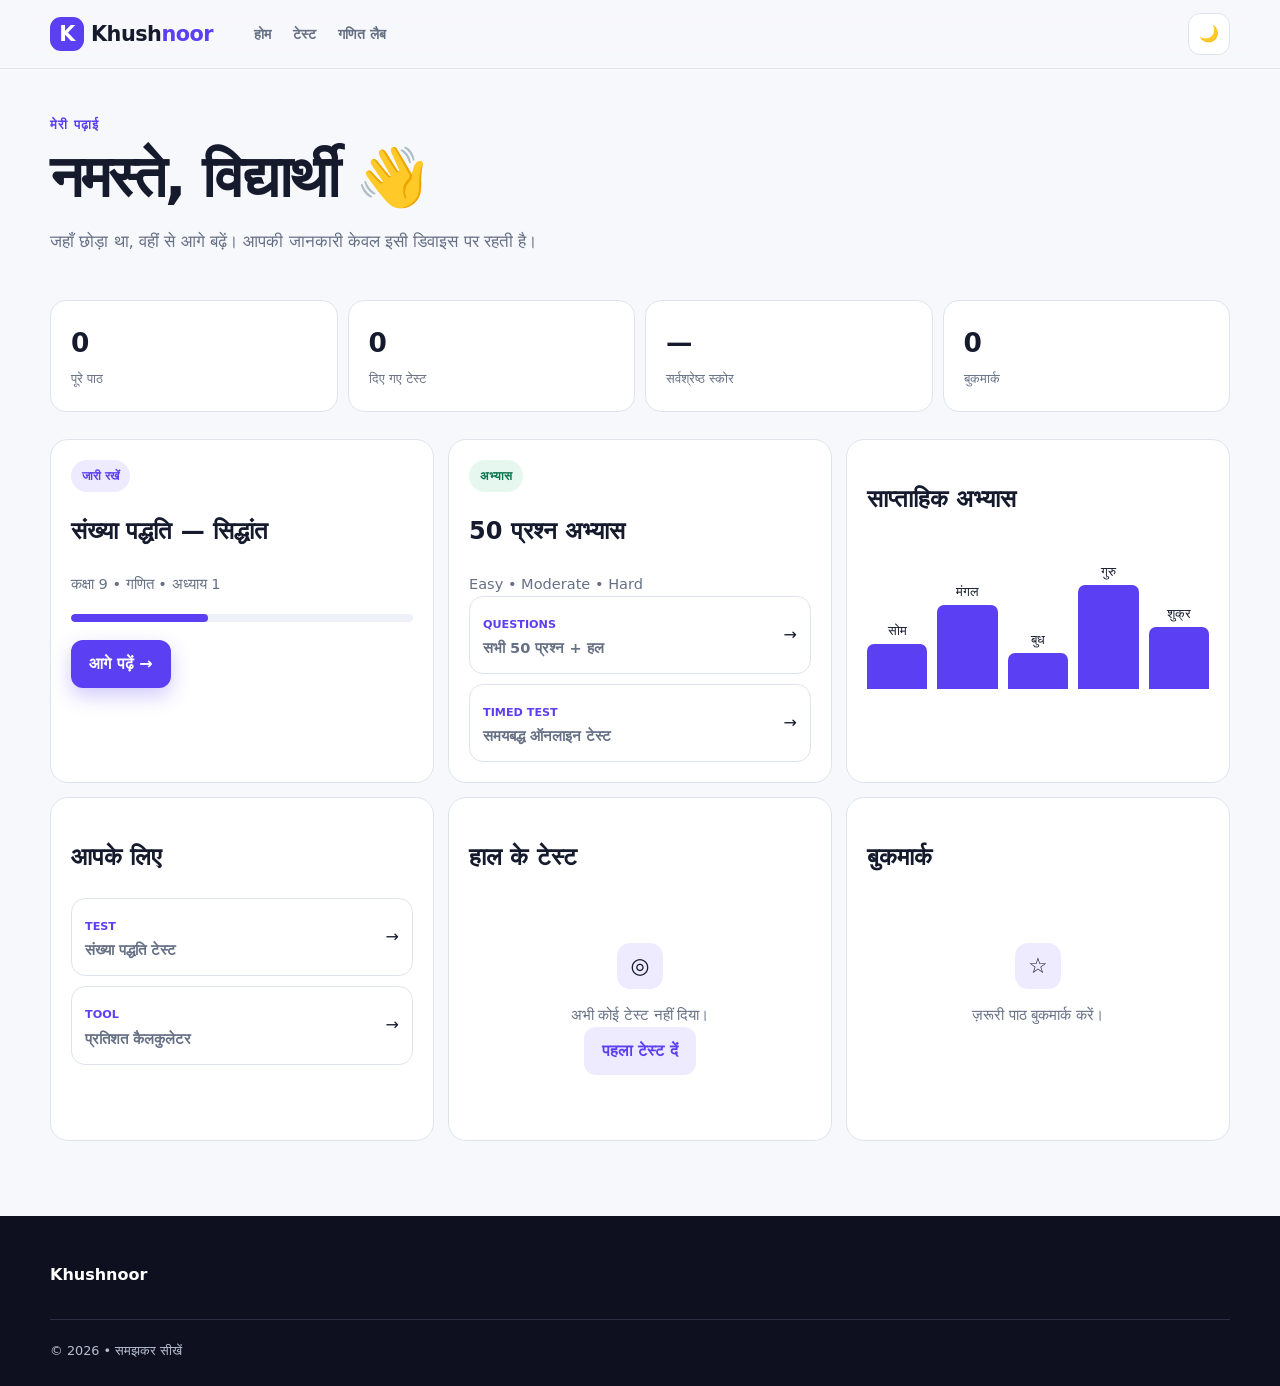
<file: dashboard.html>
<!doctype html><html lang="hi"><head><meta charset="utf-8"><meta name="viewport" content="width=device-width,initial-scale=1"><title>मेरा डैशबोर्ड | Khushnoor</title><meta name="description" content="अपनी पढ़ाई, टेस्ट स्कोर, बुकमार्क और प्रगति देखें।"><meta name="robots" content="noindex,follow"><link rel="stylesheet" href="assets/styles.css"></head><body><header class="site-header"><div class="container nav-wrap"><a class="brand" href="index.html"><span class="brand-mark">K</span>Khush<em>noor</em></a><nav class="nav-links"><a href="index.html">होम</a><a href="test.html">टेस्ट</a><a href="math-lab.html">गणित लैब</a></nav><div class="nav-actions"><button class="icon-btn" id="themeBtn" onclick="toggleTheme()" aria-label="रंग मोड बदलें">🌙</button><button class="menu-btn" id="menuBtn" onclick="toggleMenu()" aria-label="मेन्यू खोलें" aria-expanded="false">☰</button></div></div><nav class="container mobile-nav" id="mobileNav"><a href="index.html">होम</a><a href="test.html">टेस्ट</a><a href="math-lab.html">गणित लैब</a></nav></header><main><section class="page-hero"><div class="container"><span class="eyebrow">मेरी पढ़ाई</span><h1>नमस्ते, विद्यार्थी 👋</h1><p class="lead">जहाँ छोड़ा था, वहीं से आगे बढ़ें। आपकी जानकारी केवल इसी डिवाइस पर रहती है।</p></div></section><section style="padding-top:0"><div class="container"><div class="stats"><div class="stat"><b id="done">0</b><small>पूरे पाठ</small></div><div class="stat"><b id="tests">0</b><small>दिए गए टेस्ट</small></div><div class="stat"><b id="accuracy">—</b><small>सर्वश्रेष्ठ स्कोर</small></div><div class="stat"><b id="saved">0</b><small>बुकमार्क</small></div></div><br><div class="dashboard-grid"><article class="card"><span class="badge" id="lessonBadge">जारी रखें</span><h2>संख्या पद्धति — सिद्धांत</h2><p>कक्षा 9 • गणित • अध्याय 1</p><div class="progress" style="margin:18px 0"><span id="lessonProgress" style="width:40%"></span></div><a class="btn btn-primary" id="lessonLink" href="class-9-math-chapter-1-notes.html">आगे पढ़ें →</a></article>
<article class="card"><span class="badge success">अभ्यास</span><h2>50 प्रश्न अभ्यास</h2><p>Easy • Moderate • Hard</p><div class="material-list"><a class="material" href="class-9-math-chapter-1-questions.html"><div><span class="type">QUESTIONS</span><p>सभी 50 प्रश्न + हल</p></div><span class="arrow">→</span></a><a class="material" href="test.html"><div><span class="type">TIMED TEST</span><p>समयबद्ध ऑनलाइन टेस्ट</p></div><span class="arrow">→</span></a></div></article><article class="card"><h2>साप्ताहिक अभ्यास</h2><div class="chart" aria-label="साप्ताहिक गतिविधि"><div class="bar" style="height:35%"><small>सोम</small></div><div class="bar" style="height:65%"><small>मंगल</small></div><div class="bar" style="height:28%"><small>बुध</small></div><div class="bar" style="height:80%"><small>गुरु</small></div><div class="bar" style="height:48%"><small>शुक्र</small></div></div></article><article class="card"><h2>आपके लिए</h2><div class="material-list"><a class="material" href="test.html"><div><span class="type">TEST</span><p>संख्या पद्धति टेस्ट</p></div><span class="arrow">→</span></a><a class="material" href="math-lab.html"><div><span class="type">TOOL</span><p>प्रतिशत कैलकुलेटर</p></div><span class="arrow">→</span></a></div></article><article class="card"><h2>हाल के टेस्ट</h2><div id="history" class="empty"><div class="card-icon">◎</div><p>अभी कोई टेस्ट नहीं दिया।</p><a class="btn btn-ghost" href="test.html">पहला टेस्ट दें</a></div></article><article class="card"><h2>बुकमार्क</h2><div id="bookmarks" class="empty"><div class="card-icon">☆</div><p>ज़रूरी पाठ बुकमार्क करें।</p></div></article></div></div></section></main><footer class="footer"><div class="container"><strong>Khushnoor</strong><div class="footer-bottom">© <span class="year"></span> • समझकर सीखें</div></div></footer><script src="assets/app.js"></script><script>
const isLessonDone = localStorage.getItem('lesson-number-system') === 'complete';
const isBookmarked = localStorage.getItem('bookmarked-number-system') === '1';
const bestScore = localStorage.getItem('bestScore-number-system') || localStorage.getItem('bestScore');
const testHistory = JSON.parse(localStorage.getItem('testHistory') || '[]');
const attemptsCount = Number(localStorage.getItem('testAttempts-number-system') || testHistory.length || (bestScore ? 1 : 0));

document.getElementById('done').textContent = isLessonDone ? 1 : 0;
document.getElementById('saved').textContent = isBookmarked ? 1 : 0;
document.getElementById('tests').textContent = attemptsCount;
document.getElementById('accuracy').textContent = bestScore ? bestScore + '%' : '—';

if (isLessonDone) {
  const badge = document.getElementById('lessonBadge');
  badge.textContent = '✓ पूरा किया';
  badge.classList.add('success');
  document.getElementById('lessonProgress').style.width = '100%';
  document.getElementById('lessonLink').textContent = '📖 नोट्स दोहराएँ →';
}

if (testHistory.length > 0) {
  const historyEl = document.getElementById('history');
  historyEl.className = 'material-list';
  historyEl.innerHTML = testHistory.slice(0, 3).map(item => `
    <a class="material" href="test.html">
      <div>
        <span class="type">${item.mode || 10} प्रश्न टेस्ट • ${item.date || 'हाल ही में'}</span>
        <p>संख्या पद्धति</p>
        <small>स्कोर: ${item.pct}% (${item.correct}/${item.total} सही)</small>
      </div>
      <span class="arrow">→</span>
    </a>
  `).join('');
} else if (bestScore) {
  const historyEl = document.getElementById('history');
  historyEl.className = 'material-list';
  historyEl.innerHTML = `<a class="material" href="test.html"><div><span class="type">अध्याय टेस्ट</span><p>संख्या पद्धति</p><small>सर्वश्रेष्ठ स्कोर: ${bestScore}%</small></div><span class="arrow">→</span></a>`;
}

if (isBookmarked) {
  const bmEl = document.getElementById('bookmarks');
  bmEl.className = 'material-list';
  bmEl.innerHTML = '<a class="material" href="class-9-math-chapter-1-notes.html"><div><p>★ संख्या पद्धति</p><small>कक्षा 9 • गणित • अध्याय 1</small></div><span class="arrow">→</span></a>';
}
</script></body></html>
</file>
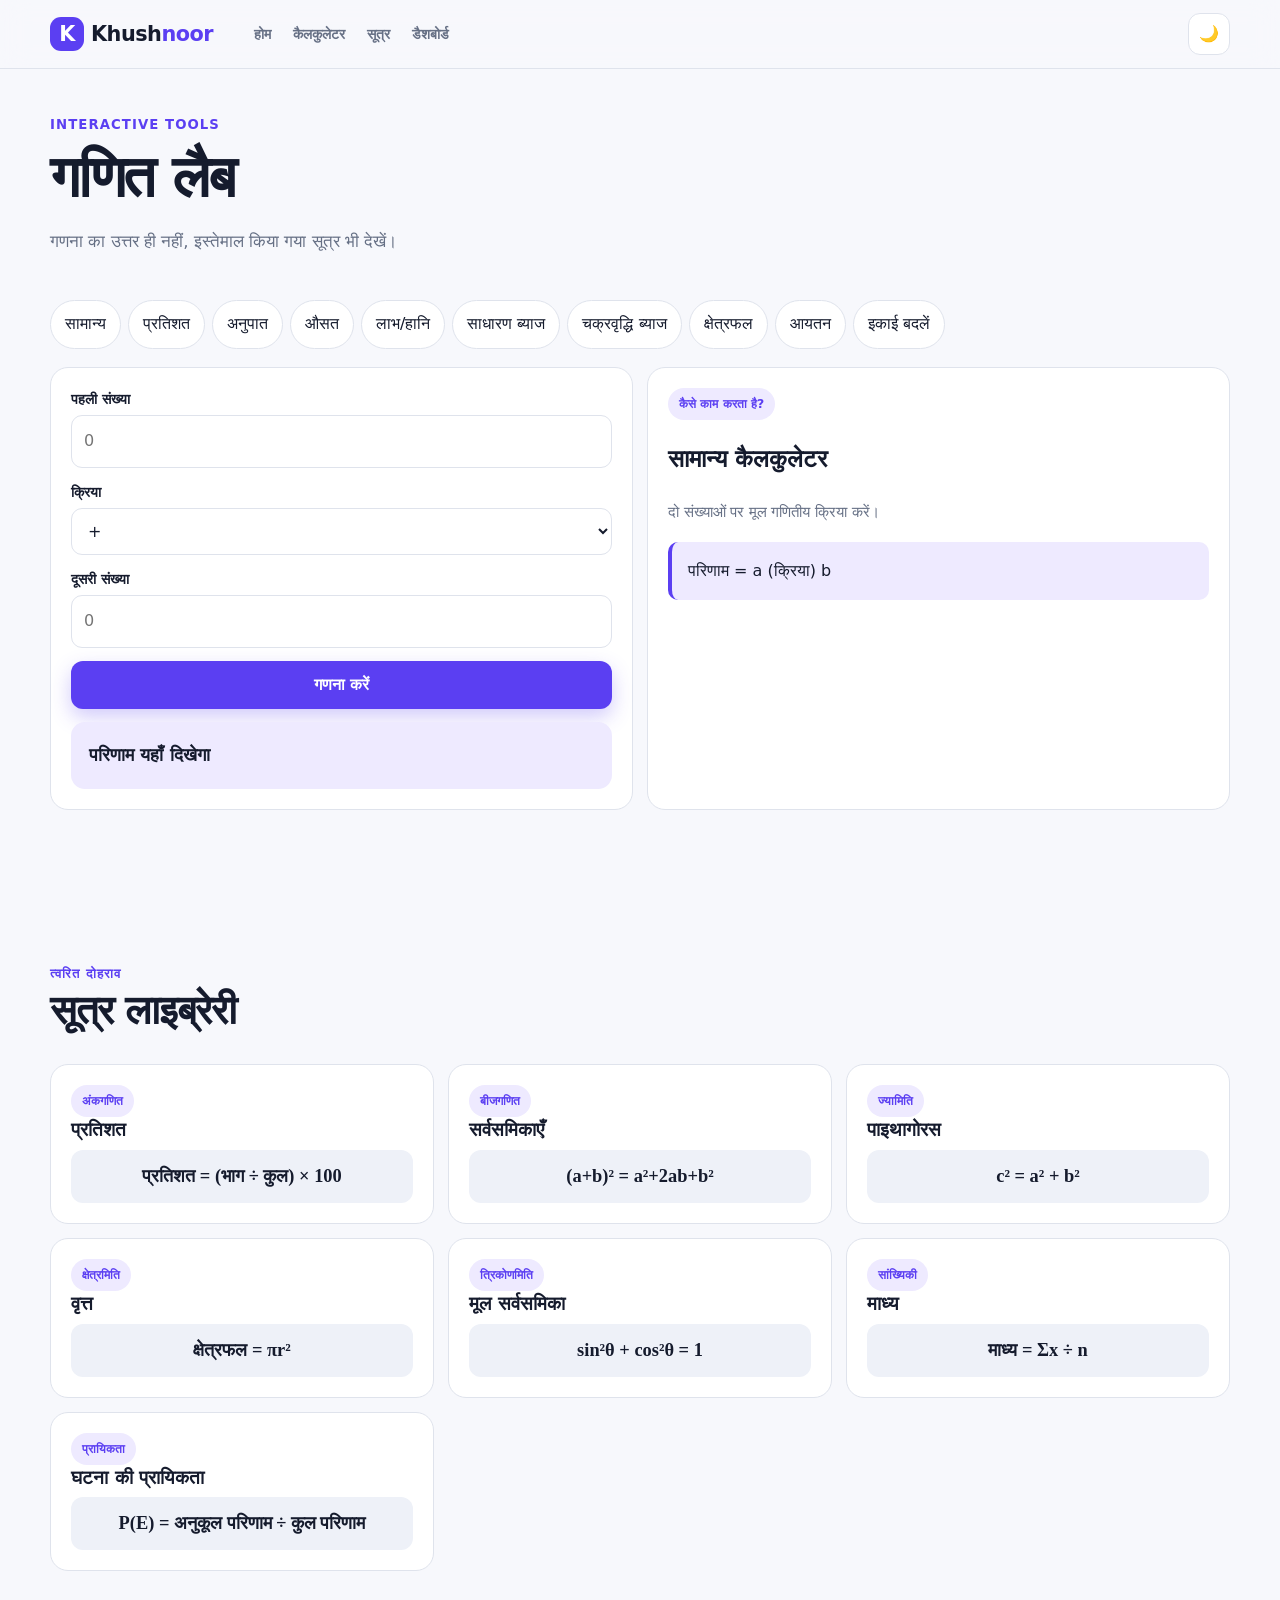
<file: math-lab.html>
<!doctype html><html lang="hi"><head><meta charset="utf-8"><meta name="viewport" content="width=device-width,initial-scale=1"><title>गणित लैब — कैलकुलेटर और सूत्र | Khushnoor</title><meta name="description" content="प्रतिशत, अनुपात, औसत, लाभ-हानि, ब्याज, क्षेत्रफल, आयतन और इकाई परिवर्तन के उपयोगी गणित टूल।"><link rel="canonical" href="https://khushnoorm.github.io/math-lab.html"><link rel="stylesheet" href="assets/styles.css"></head><body><header class="site-header"><div class="container nav-wrap"><a class="brand" href="index.html"><span class="brand-mark">K</span>Khush<em>noor</em></a><nav class="nav-links"><a href="index.html">होम</a><a href="#calculator">कैलकुलेटर</a><a href="#formulae">सूत्र</a><a href="dashboard.html">डैशबोर्ड</a></nav><div class="nav-actions"><button class="icon-btn" id="themeBtn" onclick="toggleTheme()">🌙</button></div></div></header><main><section class="page-hero"><div class="container"><span class="eyebrow">Interactive tools</span><h1>गणित लैब</h1><p class="lead">गणना का उत्तर ही नहीं, इस्तेमाल किया गया सूत्र भी देखें।</p></div></section><section id="calculator" style="padding-top:0"><div class="container"><div class="tool-tabs" role="tablist"><button class="tab active" onclick="tool('basic',this)">सामान्य</button><button class="tab" onclick="tool('percent',this)">प्रतिशत</button><button class="tab" onclick="tool('ratio',this)">अनुपात</button><button class="tab" onclick="tool('average',this)">औसत</button><button class="tab" onclick="tool('profit',this)">लाभ/हानि</button><button class="tab" onclick="tool('si',this)">साधारण ब्याज</button><button class="tab" onclick="tool('ci',this)">चक्रवृद्धि ब्याज</button><button class="tab" onclick="tool('area',this)">क्षेत्रफल</button><button class="tab" onclick="tool('volume',this)">आयतन</button><button class="tab" onclick="tool('unit',this)">इकाई बदलें</button></div><div class="grid grid-2"><div class="card calculator" id="calc"></div><aside class="card"><span class="badge">कैसे काम करता है?</span><h2 id="toolTitle">सामान्य कैलकुलेटर</h2><p id="explain">दो संख्याओं पर मूल गणितीय क्रिया करें।</p><div class="callout" id="formula">परिणाम = पहली संख्या (क्रिया) दूसरी संख्या</div></aside></div></div></section><section id="formulae"><div class="container"><div class="section-head"><div><span class="eyebrow">त्वरित दोहराव</span><h2>सूत्र लाइब्रेरी</h2></div></div><div class="grid grid-3"><div class="card"><span class="badge">अंकगणित</span><h3>प्रतिशत</h3><div class="math">प्रतिशत = (भाग ÷ कुल) × 100</div></div><div class="card"><span class="badge">बीजगणित</span><h3>सर्वसमिकाएँ</h3><div class="math">(a+b)² = a²+2ab+b²</div></div><div class="card"><span class="badge">ज्यामिति</span><h3>पाइथागोरस</h3><div class="math">c² = a² + b²</div></div><div class="card"><span class="badge">क्षेत्रमिति</span><h3>वृत्त</h3><div class="math">क्षेत्रफल = πr²</div></div><div class="card"><span class="badge">त्रिकोणमिति</span><h3>मूल सर्वसमिका</h3><div class="math">sin²θ + cos²θ = 1</div></div><div class="card"><span class="badge">सांख्यिकी</span><h3>माध्य</h3><div class="math">माध्य = Σx ÷ n</div></div><div class="card"><span class="badge">प्रायिकता</span><h3>घटना की प्रायिकता</h3><div class="math">P(E) = अनुकूल परिणाम ÷ कुल परिणाम</div></div></div></div></section></main><script src="assets/app.js"></script><script>
const C=document.getElementById('calc'),title=document.getElementById('toolTitle'),exp=document.getElementById('explain'),formula=document.getElementById('formula');const field=(id,label,ph='0')=>`<div class="field"><label for="${id}">${label}</label><input id="${id}" type="number" step="any" placeholder="${ph}"></div>`,result=()=>'<button class="btn btn-primary" onclick="calculate()">गणना करें</button><div class="result-box" id="answer" aria-live="polite">परिणाम यहाँ दिखेगा</div>';let mode='basic';
function tool(m,b){mode=m;document.querySelectorAll('.tab').forEach(x=>x.classList.remove('active'));b?.classList.add('active');const map={basic:['सामान्य कैलकुलेटर','दो संख्याओं पर मूल गणितीय क्रिया करें।','परिणाम = a (क्रिया) b',field('a','पहली संख्या')+'<div class="field"><label>क्रिया</label><select id="op"><option>+</option><option>−</option><option>×</option><option>÷</option><option>घात</option></select></div>'+field('b','दूसरी संख्या')],percent:['प्रतिशत कैलकुलेटर','किसी संख्या का निश्चित प्रतिशत निकालें।','उत्तर = (प्रतिशत ÷ 100) × संख्या',field('a','कितना प्रतिशत?')+field('b','किस संख्या का?')],ratio:['अनुपात सरल करें','दो पूर्ण संख्याओं का सरल अनुपात।','a : b को महत्तम समापवर्तक से भाग दें',field('a','पहली संख्या')+field('b','दूसरी संख्या')],average:['औसत','कॉमा से अलग संख्याओं का औसत।','औसत = संख्याओं का योग ÷ संख्या','<div class="field"><label>संख्याएँ</label><input id="list" placeholder="12, 18, 25, 30"></div>'],profit:['लाभ और हानि','क्रय और विक्रय मूल्य से लाभ/हानि।','अंतर = विक्रय मूल्य − क्रय मूल्य',field('a','क्रय मूल्य ₹')+field('b','विक्रय मूल्य ₹')],si:['साधारण ब्याज','मूलधन, वार्षिक दर और समय से ब्याज।','SI = P × R × T ÷ 100',field('a','मूलधन ₹')+field('b','दर %')+field('c','समय (वर्ष)')],ci:['चक्रवृद्धि ब्याज','वार्षिक चक्रवृद्धि के आधार पर।','CI = P(1 + R/100)ᵀ − P',field('a','मूलधन ₹')+field('b','दर %')+field('c','समय (वर्ष)')],area:['क्षेत्रफल','आयत का क्षेत्रफल निकालें।','क्षेत्रफल = लंबाई × चौड़ाई',field('a','लंबाई')+field('b','चौड़ाई')],volume:['आयतन','घनाभ का आयतन निकालें।','आयतन = लंबाई × चौड़ाई × ऊँचाई',field('a','लंबाई')+field('b','चौड़ाई')+field('c','ऊँचाई')],unit:['इकाई परिवर्तन','किलोमीटर को मीटर में बदलें।','1 km = 1000 m',field('a','किलोमीटर')]};let x=map[m];title.textContent=x[0];exp.textContent=x[1];formula.textContent=x[2];C.innerHTML=x[3]+result()}
const n=id=>Number(document.getElementById(id)?.value);function gcd(a,b){return b?gcd(b,a%b):Math.abs(a)}function calculate(){let v='',a=n('a'),b=n('b'),c=n('c');if(mode==='basic'){let o=op.value;v=o==='+'?a+b:o==='−'?a-b:o==='×'?a*b:o==='÷'?(b?a/b:'शून्य से भाग संभव नहीं'):a**b}else if(mode==='percent')v=(a/100*b).toFixed(2);else if(mode==='ratio'){let g=gcd(a,b);v=g?`${a/g} : ${b/g}`:'मान दर्ज करें'}else if(mode==='average'){let z=list.value.split(',').map(Number).filter(Number.isFinite);v=z.length?(z.reduce((p,q)=>p+q,0)/z.length).toFixed(2):'मान दर्ज करें'}else if(mode==='profit'){let d=b-a;v=`${d>=0?'लाभ':'हानि'} ₹${Math.abs(d).toFixed(2)} (${a?Math.abs(d/a*100).toFixed(2):0}%)`}else if(mode==='si')v=`ब्याज ₹${(a*b*c/100).toFixed(2)} • कुल ₹${(a+a*b*c/100).toFixed(2)}`;else if(mode==='ci'){let ci=a*(1+b/100)**c-a;v=`ब्याज ₹${ci.toFixed(2)} • कुल ₹${(a+ci).toFixed(2)}`}else if(mode==='area')v=`${(a*b).toFixed(2)} वर्ग इकाई`;else if(mode==='volume')v=`${(a*b*c).toFixed(2)} घन इकाई`;else v=`${a*1000} मीटर`;answer.textContent=v}tool('basic');
</script></body></html>
</file>
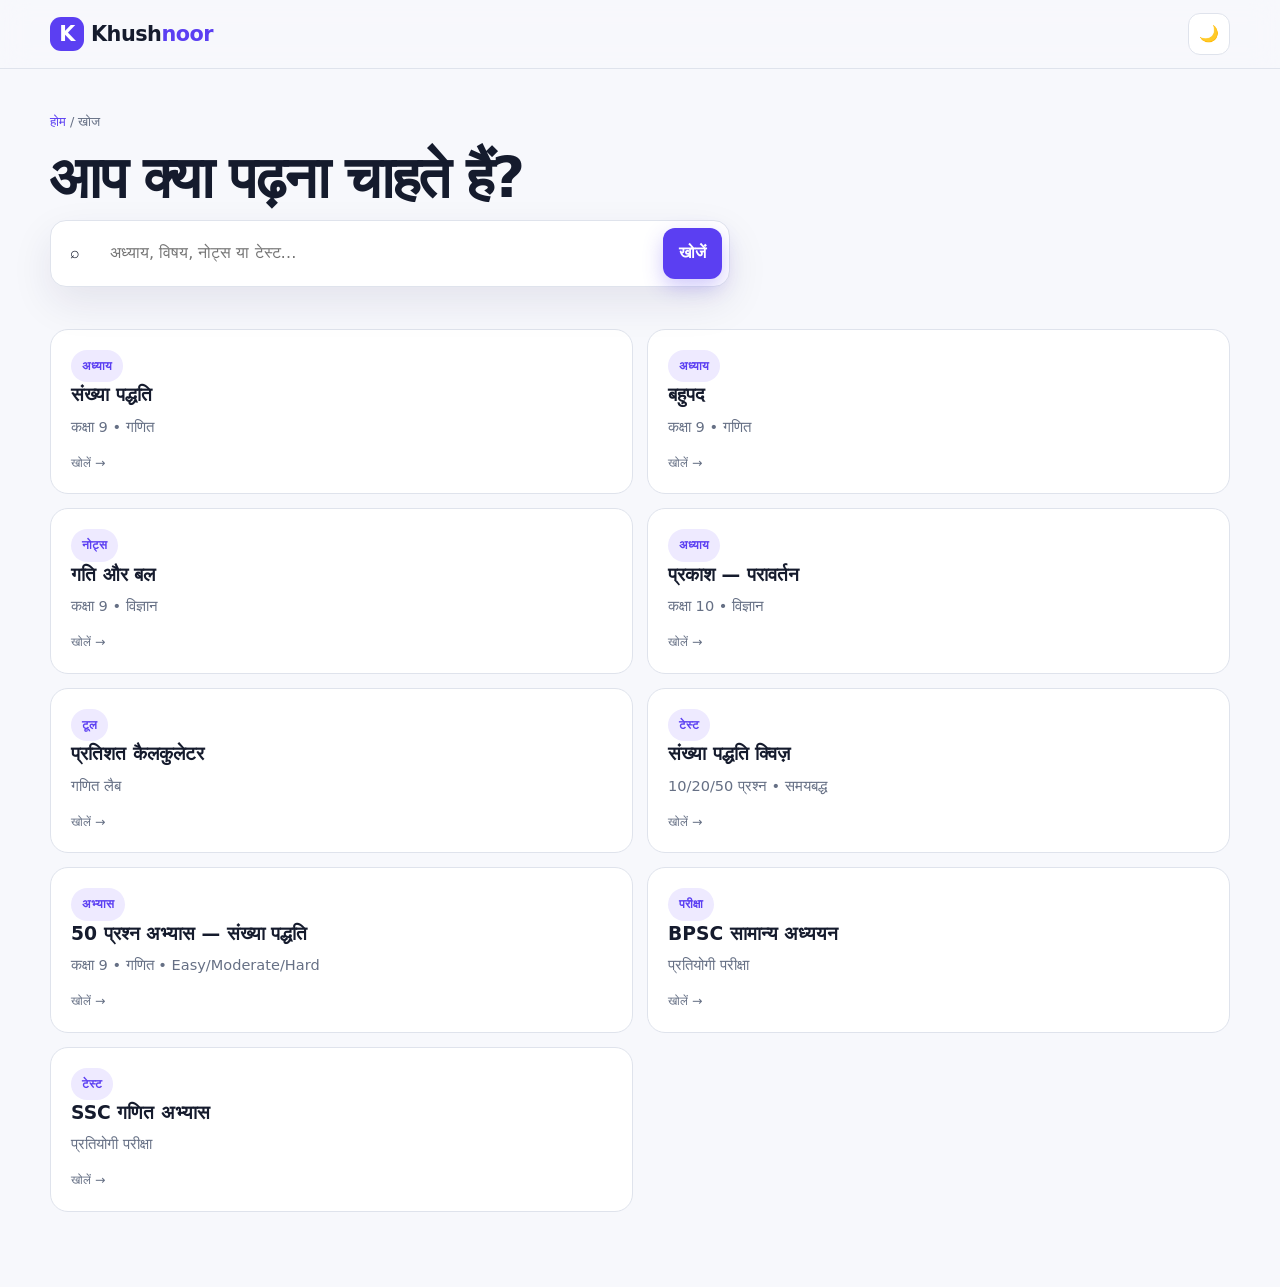
<file: search.html>
<!doctype html><html lang="hi"><head><meta charset="utf-8"><meta name="viewport" content="width=device-width,initial-scale=1"><title>पढ़ाई खोजें | Khushnoor</title><meta name="description" content="कक्षाएँ, विषय, अध्याय, नोट्स, प्रश्न और टेस्ट खोजें।"><meta name="robots" content="noindex,follow"><link rel="stylesheet" href="assets/styles.css"></head><body><header class="site-header"><div class="container nav-wrap"><a class="brand" href="index.html"><span class="brand-mark">K</span>Khush<em>noor</em></a><div class="nav-actions"><button class="icon-btn" id="themeBtn" onclick="toggleTheme()">🌙</button></div></div></header><main><section class="page-hero"><div class="container"><div class="breadcrumbs"><a href="index.html">होम</a> / खोज</div><h1>आप क्या पढ़ना चाहते हैं?</h1><div class="search-box"><span style="padding:12px">⌕</span><input id="searchInput" aria-label="खोजें" placeholder="अध्याय, विषय, नोट्स या टेस्ट…"><button class="btn btn-primary" onclick="runSearch()">खोजें</button></div><div class="meta" id="recent"></div></div></section><section style="padding-top:0"><div class="container"><div id="results" class="grid grid-2"></div></div></section></main><script src="assets/app.js"></script><script>const inp=document.getElementById('searchInput'),out=document.getElementById('results');inp.value=new URLSearchParams(location.search).get('q')||'';function runSearch(){const q=inp.value.trim();history.replaceState({},'',q?'?q='+encodeURIComponent(q):'search.html');if(q){let r=JSON.parse(localStorage.getItem('recentSearches')||'[]');r=[q,...r.filter(x=>x!==q)].slice(0,4);localStorage.setItem('recentSearches',JSON.stringify(r))}render()}function render(){const q=inp.value.toLowerCase().trim(),hits=q?CONTENT.filter(x=>(x.title+x.type+x.meta+x.keys).toLowerCase().includes(q)):CONTENT;out.innerHTML=hits.length?hits.map(x=>`<a class="card" href="${x.url}"><span class="badge">${x.type}</span><h3>${x.title}</h3><p>${x.meta}</p><div class="meta">खोलें →</div></a>`).join(''):`<div class="card empty"><div class="card-icon">⌕</div><h2>कोई परिणाम नहीं मिला</h2><p>शब्द की वर्तनी जाँचें या “गणित”, “कक्षा 9”, “बल” जैसा छोटा शब्द खोजें।</p></div>`;document.getElementById('recent').innerHTML=(JSON.parse(localStorage.getItem('recentSearches')||'[]')).map(x=>`<button class="btn btn-ghost" onclick="inp.value='${x}';render()">${x}</button>`).join('')}inp.addEventListener('keydown',e=>e.key==='Enter'&&runSearch());render()</script></body></html>
</file>
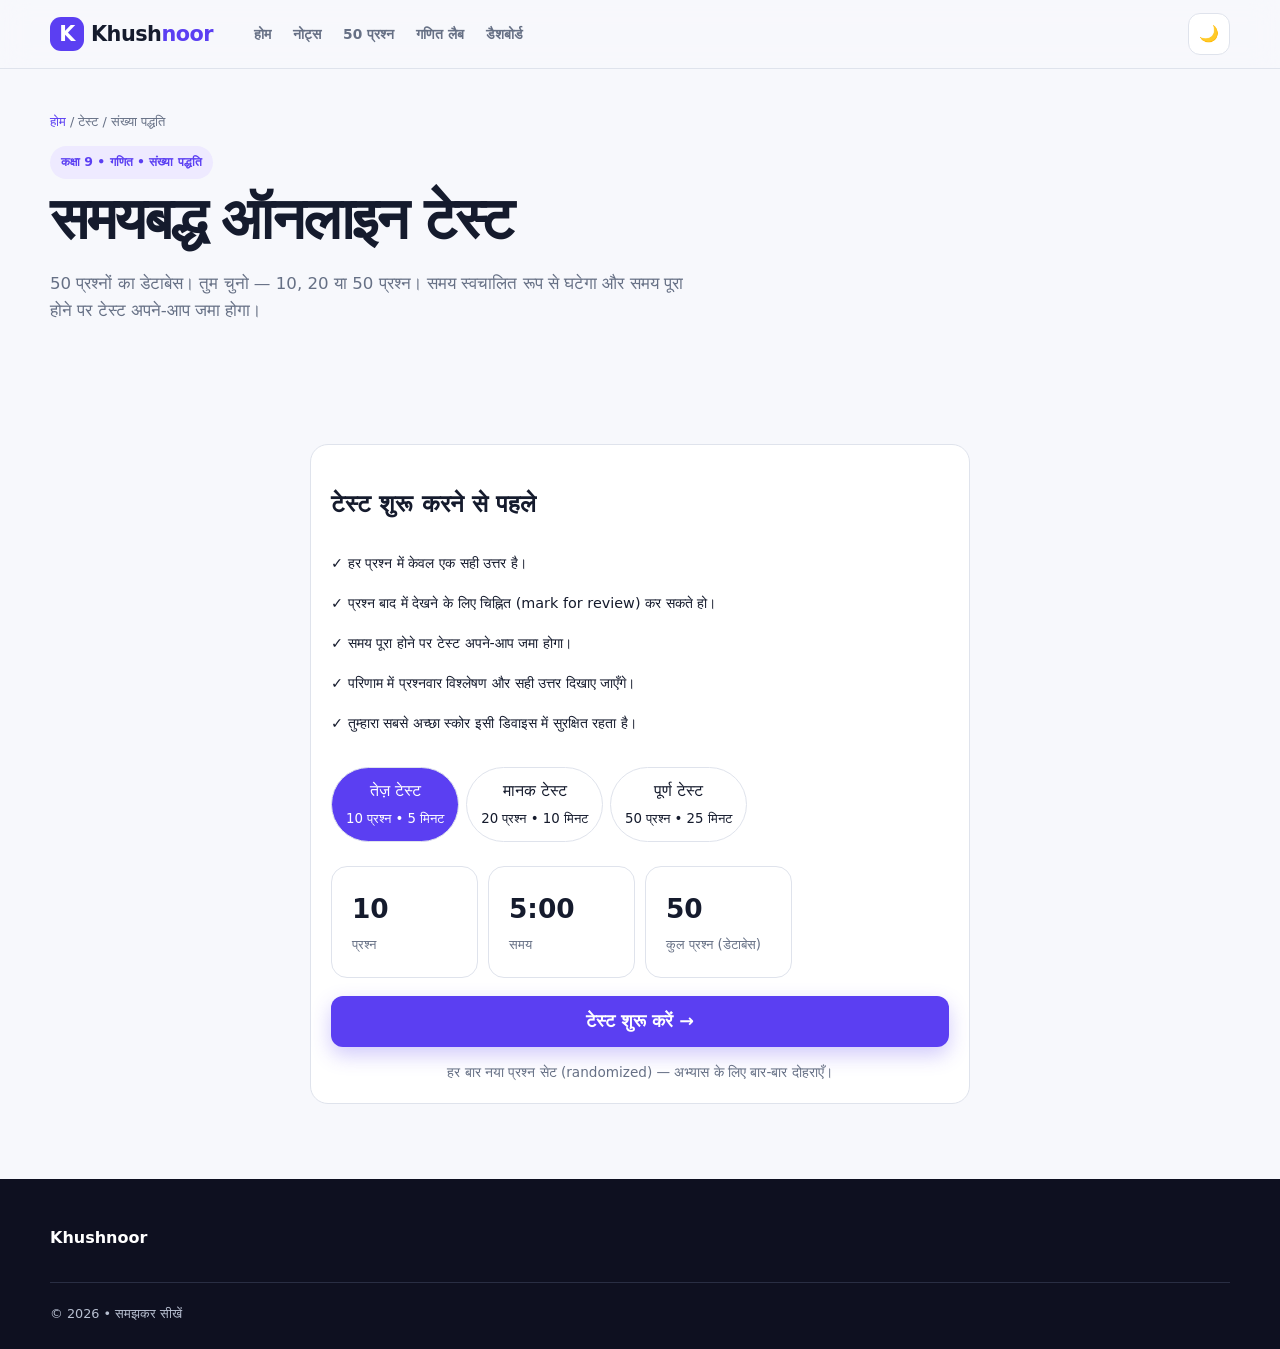
<file: test.html>
<!doctype html><html lang="hi"><head><meta charset="utf-8"><meta name="viewport" content="width=device-width,initial-scale=1"><title>संख्या पद्धति — समयबद्ध ऑनलाइन टेस्ट | Khushnoor</title><meta name="description" content="कक्षा 9 संख्या पद्धति का समयबद्ध MCQ टेस्ट। 10/20/50 प्रश्न, स्वचालित जमा, स्कोर और विश्लेषण।"><link rel="canonical" href="https://khushnoorm.github.io/test.html"><link rel="stylesheet" href="assets/styles.css"></head><body><a class="skip" href="#start">शुरू करें</a><header class="site-header"><div class="container nav-wrap"><a class="brand" href="index.html"><span class="brand-mark">K</span>Khush<em>noor</em></a><nav class="nav-links"><a href="index.html">होम</a><a href="class-9-math-chapter-1-notes.html">नोट्स</a><a href="class-9-math-chapter-1-questions.html">50 प्रश्न</a><a href="math-lab.html">गणित लैब</a><a href="dashboard.html">डैशबोर्ड</a></nav><div class="nav-actions"><button class="icon-btn" id="themeBtn" onclick="toggleTheme()" aria-label="रंग मोड बदलें">🌙</button><button class="menu-btn" id="menuBtn" onclick="toggleMenu()" aria-label="मेन्यू खोलें" aria-expanded="false">☰</button></div></div><nav class="container mobile-nav" id="mobileNav"><a href="index.html">होम</a><a href="class-9-math-chapter-1-notes.html">नोट्स</a><a href="class-9-math-chapter-1-questions.html">50 प्रश्न अभ्यास</a><a href="math-lab.html">गणित लैब</a><a href="dashboard.html">डैशबोर्ड</a></nav></header><main>

<section class="page-hero"><div class="container"><div class="breadcrumbs"><a href="index.html">होम</a> / टेस्ट / संख्या पद्धति</div><span class="badge">कक्षा 9 • गणित • संख्या पद्धति</span><h1>समयबद्ध ऑनलाइन टेस्ट</h1><p class="lead">50 प्रश्नों का डेटाबेस। तुम चुनो — 10, 20 या 50 प्रश्न। समय स्वचालित रूप से घटेगा और समय पूरा होने पर टेस्ट अपने-आप जमा होगा।</p></div></section>

<section id="start"><div class="container"><div class="card" style="max-width:660px;margin:0 auto"><h2>टेस्ट शुरू करने से पहले</h2><ul class="checklist" style="font-size:.9rem"><li>✓ हर प्रश्न में केवल एक सही उत्तर है।</li><li>✓ प्रश्न बाद में देखने के लिए चिह्नित (mark for review) कर सकते हो।</li><li>✓ समय पूरा होने पर टेस्ट अपने-आप जमा होगा।</li><li>✓ परिणाम में प्रश्नवार विश्लेषण और सही उत्तर दिखाए जाएँगे।</li><li>✓ तुम्हारा सबसे अच्छा स्कोर इसी डिवाइस में सुरक्षित रहता है।</li></ul>

<div class="tool-tabs" style="margin:24px 0" role="tablist">
<button class="tab active" data-mode="10" onclick="setMode(10,this)">तेज़ टेस्ट<br><small>10 प्रश्न • 5 मिनट</small></button>
<button class="tab" data-mode="20" onclick="setMode(20,this)">मानक टेस्ट<br><small>20 प्रश्न • 10 मिनट</small></button>
<button class="tab" data-mode="50" onclick="setMode(50,this)">पूर्ण टेस्ट<br><small>50 प्रश्न • 25 मिनट</small></button>
</div>

<div class="stats" style="margin:18px 0">
<div class="stat"><b id="modeQ">10</b><small>प्रश्न</small></div>
<div class="stat"><b id="modeTime">5:00</b><small>समय</small></div>
<div class="stat"><b>50</b><small>कुल प्रश्न (डेटाबेस)</small></div>
</div>

<button class="btn btn-primary" style="width:100%;font-size:1.1rem" onclick="startTest()">टेस्ट शुरू करें →</button>
<p style="text-align:center;color:var(--muted);font-size:.85rem;margin-top:14px">हर बार नया प्रश्न सेट (randomized) — अभ्यास के लिए बार-बार दोहराएँ।</p>
</div></div></section>

<section id="exam" hidden><div class="container">
<div class="test-shell">
<div style="position:sticky;top:68px;z-index:30">
<div class="test-top"><b id="counter">प्रश्न 1/10</b><span class="timer" id="timer">05:00</span></div>
<div class="question-nav" id="nav" style="margin-top:12px"></div>
<div class="grid grid-2" style="margin-top:14px">
<button class="btn btn-ghost" onclick="move(-1)" style="flex:1">← पिछला</button>
<button class="btn btn-ghost" onclick="move(1)" style="flex:1">अगला →</button>
</div>
<button class="btn btn-secondary" onclick="confirmSubmit()" style="margin-top:14px;width:100%">📤 टेस्ट जमा करें</button>
<button class="btn btn-ghost" onclick="confirmAbort()" style="margin-top:8px;width:100%;font-size:.85rem">⏹ टेस्ट छोड़ें (परिणाम नहीं मिलेगा)</button>
</div>

<article>
<span class="badge" id="qtag">MCQ</span>
<h2 id="question" style="margin:10px 0 16px;line-height:1.45"></h2>
<div class="quiz-options" id="options"></div>
<div class="lesson-actions" style="margin-top:16px">
<button class="btn btn-ghost" id="markBtn" onclick="markReview()">⚑ बाद में देखें (Mark for Review)</button>
<span id="markStatus" style="font-size:.8rem;color:var(--muted);align-self:center"></span>
</div>
</article>

<div class="empty" id="reviewIndicator" style="display:none;margin-top:14px;padding:12px;background:var(--accent);color:#211600;border-radius:10px;font-size:.85rem;font-weight:700">⚑ 0 प्रश्न बाद में देखने के लिए चिह्नित</div>
</div>

<div id="result" hidden style="margin-top:30px"></div>
</div></section>

</main>

<footer class="footer"><div class="container"><strong>Khushnoor</strong><div class="footer-bottom">© <span class="year"></span> • समझकर सीखें</div></div></footer>

<script src="assets/app.js"></script>
<script>
/* =========================================================
   CLASS 9 MATHS CHAPTER 1 — TIMED ONLINE TEST
   Fully functional: start → exam → result flow
   ========================================================= */
const QDB = [
{q:'प्राकृतिक संख्याओं का समुच्चय है:',o:['{0, 1, 2, 3, ...}','{1, 2, 3, 4, ...}','{..., -2, -1, 0, 1, 2, ...}','{0}'],a:1,e:'प्राकृतिक संख्याएँ (N) गिनती की संख्याएँ हैं। N = {1, 2, 3, …}। शून्य प्राकृतिक नहीं।',d:'Easy'},
{q:'पूर्ण संख्याओं का समुच्चय है:',o:['{1, 2, 3, ...}','{0, 1, 2, 3, ...}','{-1, -2, -3, ...}','{0}'],a:1,e:'पूर्ण संख्याएँ (W) = प्राकृतिक + शून्य = {0, 1, 2, 3, …}।',d:'Easy'},
{q:'निम्नलिखित में से कौन-सी प्राकृतिक संख्या नहीं है?',o:['1','0','5','100'],a:1,e:'0 एक पूर्ण संख्या है लेकिन प्राकृतिक नहीं (कक्षा 9 के अनुसार N = {1, 2, …})।',d:'Easy'},
{q:'पूर्णांकों के समुच्चय को किस प्रतीक से दर्शाया जाता है?',o:['N','W','Z','Q'],a:2,e:'Z (जर्मन "Zahlen" = संख्याएँ) पूर्णांकों के लिए। N→प्राकृतिक, W→पूर्ण, Q→परिमेय।',d:'Easy'},
{q:'निम्नलिखित में से कौन-सा कथन सत्य है?',o:['प्रत्येक पूर्ण संख्या एक प्राकृतिक संख्या है','प्रत्येक प्राकृतिक संख्या एक पूर्ण संख्या है','शून्य एक प्राकृतिक संख्या है','प्रत्येक पूर्णांक एक प्राकृतिक संख्या है'],a:1,e:'N ⊂ W — हर प्राकृतिक संख्या पूर्ण है। विलोम सत्य नहीं (0 पूर्ण है, प्राकृतिक नहीं)।',d:'Easy'},
{q:'परिमेय संख्या की परिभाषा:',o:['वह संख्या जिसे p/q रूप में लिखा जा सके (p,q ∈ Z, q ≠ 0)','वह संख्या जिसका दशमलव प्रसार अनावर्ती हो','वह संख्या जो धनात्मक हो','वह संख्या जो पूर्णांक हो'],a:0,e:'परिमेय (Q) = {p/q : p,q ∈ Z, q ≠ 0}। दशमलव सांत या आवर्ती।',d:'Easy'},
{q:'1/2 का दशमलव प्रसार कैसा है?',o:['असांत अनावर्ती','असांत आवर्ती','सांत','पूर्णांक'],a:2,e:'1/2 = 0.5, दो स्थानों पर समाप्त। हर = 2 = 2¹ → केवल 2,5 के गुणनखंड → सांत दशमलव।',d:'Easy'},
{q:'1/3 का दशमलव प्रसार कैसा है?',o:['सांत','असांत आवर्ती','असांत अनावर्ती','पूर्णांक'],a:1,e:'1/3 = 0.333... = 0.3̅ — असांत आवर्ती। हर = 3 (2,5 नहीं) → असांत आवर्ती।',d:'Easy'},
{q:'निम्नलिखित में से कौन-सी अपरिमेय संख्या है?',o:['0.5','√4','√2','2/3'],a:2,e:'√2 ≈ 1.41421356... असांत अनावर्ती → अपरिमेय। √4=2 परिमेय, 0.5=1/2 परिमेय, 2/3 आवर्ती परिमेय।',d:'Easy'},
{q:'√9 का मान क्या है?',o:['3 (परिमेय)','3 (अपरिमेय)','4.5','√3'],a:0,e:'√9 = 3 = 3/1 → परिमेय। 9 एक पूर्ण वर्ग (perfect square) है, इसलिए इसका वर्गमूल परिमेय।',d:'Easy'},
{q:'2³ × 2⁴ का मान है:',o:['2¹²','2⁷','4⁷','2⁻¹'],a:1,e:'aᵐ×aⁿ = aᵐ⁺ⁿ → 2³⁺⁴ = 2⁷ = 128। घातांक नहीं गुणा होते, जुड़ते हैं।',d:'Easy'},
{q:'5⁰ का मान क्या है?',o:['0','1','5','10'],a:1,e:'a⁰ = 1 (a ≠ 0)। 5⁰ = 1, (−3)⁰ = 1, (π)⁰ = 1। 0⁰ परिभाषित नहीं।',d:'Easy'},
{q:'3⁻² का मान है:',o:['−9','9','1/9','−1/9'],a:2,e:'a⁻ᵐ = 1/aᵐ → 3⁻² = 1/9। ऋणात्मक घात नकारात्मक नहीं, व्युत्क्रम देता है।',d:'Easy'},
{q:'(2²)³ का मान है:',o:['2⁵','2⁶','2⁸','4⁶'],a:1,e:'(aᵐ)ⁿ = aᵐⁿ → (2²)³ = 2²ˣ³ = 2⁶ = 64। घातांक गुणा होते हैं।',d:'Easy'},
{q:'aᵐ × aⁿ बराबर है:',o:['aᵐⁿ','aᵐ⁺ⁿ','aᵐ⁻ⁿ','aᵐ/ⁿ'],a:1,e:'गुणन नियम: aᵐ × aⁿ = aᵐ⁺ⁿ — समान आधार वाले गुणन में घात जुड़ते हैं।',d:'Easy'},
{q:'संख्या रेखा पर 0 के दाईं ओर की संख्याएँ होती हैं:',o:['ऋणात्मक','शून्य','धनात्मक','अपरिमेय'],a:2,e:'0 के दाईं ओर सभी धनात्मक वास्तविक संख्याएँ। बाईं ओर ऋणात्मक।',d:'Easy'},
{q:'कौन-सी संख्या संख्या रेखा पर 0 के बाईं ओर है?',o:['5','0','−3','1/2'],a:2,e:'−3 ऋणात्मक → 0 के बाईं ओर। 5 व 1/2 धनात्मक → दाईं ओर।',d:'Easy'},
{q:'वास्तविक संख्याओं के समुच्चय में शामिल होते हैं:',o:['केवल परिमेय संख्याएँ','केवल अपरिमेय संख्याएँ','परिमेय और अपरिमेय दोनों','केवल पूर्णांक'],a:2,e:'R = Q ∪ {अपरिमेय} — वास्तविक संख्याएँ परिमेय + अपरिमेय दोनों हैं। N ⊂ W ⊂ Z ⊂ Q ⊂ R।',d:'Easy'},
{q:'0.375 को p/q रूप (सह-अभाज्य) में लिखें:',o:['3/8','37/100','15/40','3/7'],a:0,e:'0.375 = 375/1000 = (125×3)/(125×8) = 3/8। 3 और 8 सह-अभाज्य (GCD=1)।',d:'Easy'},
{q:'निम्नलिखित में से कौन-सी संख्या परिमेय है?',o:['π','√7','0.1010010001...','0.454545...'],a:3,e:'0.454545... = 0.4̅5̅ आवर्ती → परिमेय। π, √7 अपरिमेय। 0.1010010001... अनावर्ती → अपरिमेय।',d:'Easy'},

{q:'√2 और √3 के बीच एक परिमेय संख्या है:',o:['1.4','1.5','1.8','2.0'],a:1,e:'1.5 = 3/2 (परिमेय), √2≈1.414 < 1.5 < 1.732≈√3 ✓। 1.4 < √2 (1.414) → √2 से छोटा, इसलिए बीच में नहीं।',d:'Moderate'},
{q:'1/7 का दशमलव प्रसार है:',o:['0.142857142857...','0.14','0.142857','0.7'],a:0,e:'1/7 = 0.142857142857... = 0.1̅4̅2̅8̅5̅7̅ — 6 अंकों का आवर्ती ब्लॉक।',d:'Moderate'},
{q:'0.125 को p/q रूप में (p,q सह-अभाज्य):',o:['125/1000','1/8','25/200','5/40'],a:1,e:'0.125 = 125/1000, GCD(125,1000)=125 → 1/8। 1 व 8 सह-अभाज्य।',d:'Moderate'},
{q:'2⁻³ × 2⁵ का मान है:',o:['2²','2⁻⁸','1/4','2⁻¹⁵'],a:0,e:'2⁻³⁺⁵ = 2² = 4। समान आधार होने पर घातांक जुड़ते हैं।',d:'Moderate'},
{q:'(3/4)⁻² का मान है:',o:['9/16','16/9','−9/16','−16/9'],a:1,e:'(3/4)⁻² = (4/3)² = 16/9। ऋणात्मक घात → व्युत्क्रम, फिर घात लगाएँ।',d:'Moderate'},
{q:'√5 का सन्निकट मान (√5 संख्या रेखा पर किस क्षेत्र में?)',o:['1 और 2 के बीच','2 और 3 के बीच','3 और 4 के बीच','0 और 1 के बीच'],a:1,e:'√4=2, √9=3 → 2<√5<3, √5≈2.236।',d:'Moderate'},
{q:'निम्नलिखित में से कौन-सा कथन सत्य नहीं है?',o:['सभी प्राकृतिक संख्याएँ पूर्ण हैं','सभी पूर्णांक परिमेय हैं','सभी परिमेय संख्याएँ पूर्णांक हैं','सभी पूर्ण संख्याएँ पूर्णांक हैं'],a:2,e:'(c) गलत: 1/2 परिमेय है लेकिन पूर्णांक नहीं। (a) N⊂W सत्य, (b) Z⊂Q सत्य (p/1), (d) W⊂Z सत्य।',d:'Moderate'},
{q:'0.999... का मान है:',o:['0.9','1','0.99','0.999'],a:1,e:'x=0.999..., 10x=9.999..., 10x−x=9, 9x=9, x=1। आवर्ती 9 = 1।',d:'Moderate'},
{q:'यदि a=2, तो a⁰+a¹+a² का मान है:',o:['3','4','5','7'],a:3,e:'2⁰+2¹+2² = 1+2+4 = 7। a⁰=1 (शून्य घात), a¹=2, a²=4।',d:'Moderate'},
{q:'√18 को सरल करें:',o:['3√2','2√3','√9×2','9√2'],a:0,e:'√18 = √(9×2) = 3√2। 9=3² पूर्ण वर्ग → √9=3 निकलता है।',d:'Moderate'},
{q:'निम्नलिखित में से कौन-सी अपरिमेय है?',o:['√(16/9)','√2','√(81/49)','√(4/100)'],a:1,e:'√(16/9)=4/3, √(81/49)=9/7, √(4/100)=2/10=0.2 — सभी परिमेय। √2 अपरिमेय (सिद्ध)।',d:'Moderate'},
{q:'aᵐ÷aⁿ (a≠0) बराबर है:',o:['aᵐⁿ','aᵐ⁺ⁿ','aᵐ⁻ⁿ','aᵐ×ⁿ'],a:2,e:'भाग नियम: aᵐ÷aⁿ = aᵐ⁻ⁿ — समान आधार भाग में घात घटते हैं।',d:'Moderate'},
{q:'(2/3)³ का मान है:',o:['8/27','6/9','2/27','8/9'],a:0,e:'(2/3)³ = 2³/3³ = 8/27। (a/b)ⁿ = aⁿ/bⁿ।',d:'Moderate'},
{q:'दशमलव 0.121212... को p/q रूप में:',o:['4/33','12/100','1/12','12/90'],a:0,e:'x=0.121212..., 100x=12.121212..., 100x−x=12, 99x=12, x=12/99=4/33।',d:'Moderate'},
{q:'संख्या रेखा पर −2/3 की स्थिति है:',o:['0 के दाईं ओर','0 के बाईं ओर, −1 और 0 के बीच','−1 के बाईं ओर','1 के दाईं ओर'],a:1,e:'−2/3=−0.666... ऋणात्मक → बाईं ओर। |−2/3|=2/3<1 → −1<−2/3<0।',d:'Moderate'},
{q:'परिमेय संख्या का दशमलव सांत होता है यदि हर के गुणनखंड हों:',o:['केवल 2','केवल 5','केवल 2 और/या 5','कोई भी अभाज्य'],a:2,e:'q=2ᵐ×5ⁿ → सांत। q में 2,5 के अलावा गुणनखंड (3,7,11...) → असांत आवर्ती। उदा: 3/8=0.375 (सांत), 1/3=0.3̅ (असांत)।',d:'Moderate'},
{q:'0.001 को p/q रूप में:',o:['1/100','1/1000','1/10000','10/1000'],a:1,e:'0.001 = 1/1000 (3 दशमलव स्थान → 10³=1000)।',d:'Moderate'},
{q:'(5²)³÷5⁴ का मान है:',o:['5²','5⁻²','5¹⁰','5²⁴'],a:0,e:'(5²)³÷5⁴ = 5⁶÷5⁴ = 5⁶⁻⁴ = 5² = 25।',d:'Moderate'},
{q:'√3 का सन्निकट मान (दो दशमलव):',o:['1.41','1.73','2.24','2.83'],a:1,e:'√3≈1.732→1.73। (a) 1.41→√2, (c) 2.24→√5, (d) 2.83→√8।',d:'Moderate'},
{q:'π के बारे में कौन-सा सत्य है?',o:['π परिमेय है','π पूर्णांक है','π अपरिमेय है','π=22/7 ठीक है'],a:2,e:'π=3.14159265... अपरिमेय (लैम्बर्ट, 1768)। 22/7≈3.142857 केवल सन्निकट।',d:'Moderate'},

{q:'√2 की अपरिमेयता प्रमाण में यदि √2=p/q (p,q सह-अभाज्य), तो:',o:['p²=2q²→p सम→p=2k→q²=2k²→q सम→विरोधाभास!','p²=2q²→p ऋणात्मक→विरोधाभास','√2 को p/q में नहीं लिखा जा सकता क्योंकि π अपरिमेय','p,q दोनों विषम→√2 अपरिमेय'],a:0,e:'विरोधाभास विधि: √2=p/q→p²=2q²→p² सम→p सम→p=2k→4k²=2q²→q²=2k²→q सम→p,q दोनों सम→साझा गुणनखंड 2→विरोधाभास (सह-अभाज्य मान के विरुद्ध)→√2 अपरिमेय।',d:'Hard'},
{q:'(64/27)⁻¹/³ का मान है:',o:['4/3','3/4','9/16','16/9'],a:1,e:'(64/27)⁻¹/³ = (27/64)¹/³ = (3³/4³)¹/³ = 3/4। ऋणात्मक → व्युत्क्रम, फिर घनमूल।',d:'Hard'},
{q:'यदि x=√3+√2 और y=√3−√2, तो xy का मान है:',o:['1','2','3','5'],a:0,e:'xy=(√3+√2)(√3−√2)=3−2=1 (a²−b²=(a+b)(a−b) सर्वसमिका से)।',d:'Hard'},
{q:'दशमलव 0.333... को p/q (सह-अभाज्य) में:',o:['1/3','3/9','33/100','3/10'],a:0,e:'x=0.333..., 10x=3.333..., 10x−x=3, 9x=3, x=1/3। 3/9=1/3 लेकिन सह-अभाज्य रूप 1/3 है।',d:'Hard'},
{q:'दशमलव 0.1666... को p/q में:',o:['1/6','16/99','1/16','16/100'],a:0,e:'x=0.16̅, 10x=1.6̅, 100x=16.6̅, 100x−10x=15, 90x=15, x=15/90=1/6।',d:'Hard'},
{q:'√72 को सरलतम a√b रूप में (जहाँ b वर्ग-मुक्त है):',o:['6√2','8√3','3√8','2√18'],a:0,e:'√72=√(36×2)=6√2। 36=6² सबसे बड़ा पूर्ण वर्ग गुणनखंड है, इसलिए सरलतम रूप 6√2 है।',d:'Hard'},
{q:'3⁴×3⁵÷3⁶ का मान है:',o:['3³','3⁷','3²','3⁻²'],a:0,e:'3⁴⁺⁵⁻⁶=3⁹⁻⁶=3³=27। गुणन में जोड़, भाग में घटाव: aᵐ×aⁿ÷aᵖ=aᵐ⁺ⁿ⁻ᵖ।',d:'Hard'},
{q:'1/(√5 − √2) के हर का परिमेयकरण करने पर प्राप्त होगा:',o:['(√5 + √2)/3','(√5 − √2)/3','(√5 + √2)/7','√5 + √2'],a:0,e:'अंश और हर को संयुग्मी (√5 + √2) से गुणा करें: (√5 + √2) / ((√5)² − (√2)²) = (√5 + √2) / (5 − 2) = (√5 + √2)/3।',d:'Hard'},
{q:'यदि 4ˣ=8, तो x का मान है:',o:['1','3/2','2','4/3'],a:1,e:'4ˣ=8 ⇒ (2²)ˣ=2³ ⇒ 2²ˣ=2³ ⇒ 2x=3 ⇒ x=3/2। जाँच: 4³/²=(√4)³=2³=8 ✓।',d:'Hard'},
{q:'निम्नलिखित में से कौन-सी संख्या शून्य के बराबर नहीं है?',o:['5⁰','0⁵','0×100','0÷5'],a:0,e:'5⁰=1 (शून्य नहीं!)। 0⁵=0, 0×100=0, 0÷5=0। ध्यान दें: किसी भी शून्येतर संख्या की घात 0 होने पर मान 1 होता है (a⁰ = 1)।',d:'Hard'}
];

const MODE_TIMES = {10: 300, 20: 600, 50: 1500};
let mode = 10;
let Q = [];
let current = 0;
let answers = [];
let review = new Set();
let secs = 300;
let tick = null;
let started = 0;
let timedOut = false;

function setMode(m, btn) {
  mode = m;
  document.querySelectorAll('.tab').forEach(t => t.classList.remove('active'));
  btn.classList.add('active');
  secs = MODE_TIMES[m];
  document.getElementById('modeQ').textContent = m;
  const min = Math.floor(secs/60), sec = secs%60;
  document.getElementById('modeTime').textContent = `${min}:${String(sec).padStart(2,'0')}`;
}

function shuffle(arr) {
  for (let i = arr.length-1; i > 0; i--) {
    const j = Math.floor(Math.random()*(i+1));
    [arr[i], arr[j]] = [arr[j], arr[i]];
  }
  return arr;
}

function startTest() {
  if (tick) clearInterval(tick);
  secs = MODE_TIMES[mode] || 300;
  const min = Math.floor(secs/60), s = secs%60;
  document.getElementById('timer').textContent = `${String(min).padStart(2,'0')}:${String(s).padStart(2,'0')}`;

  // Select and shuffle questions for this attempt
  Q = shuffle([...QDB]).slice(0, mode);
  answers = new Array(Q.length).fill(null);
  review = new Set();
  current = 0;
  timedOut = false;
  started = Date.now();

  document.getElementById('start').hidden = true;
  document.getElementById('exam').hidden = false;
  document.getElementById('result').hidden = true;
  document.getElementById('result').innerHTML = '';

  render();
  startTimer();
}

function startTimer() {
  const tk = setInterval(() => {
    secs--;
    const min = Math.floor(secs/60), s = secs%60;
    document.getElementById('timer').textContent =
      `${String(min).padStart(2,'0')}:${String(s).padStart(2,'0')}`;
    if (secs <= 0) {
      clearInterval(tk);
      timedOut = true;
      submit(true);
    }
  }, 1000);
  tick = tk;
}

function render() {
  const x = Q[current];
  document.getElementById('counter').textContent = `प्रश्न ${current+1}/${Q.length}`;
  document.getElementById('question').textContent = x.q;
  document.getElementById('qtag').textContent = x.d;
  document.getElementById('options').innerHTML = x.o.map((v, i) =>
    `<button class="option ${answers[current]===i?'selected':''}" onclick="choose(${i})"><b>${String.fromCharCode(65+i)}.</b> ${v}</button>`
  ).join('');

  // Question navigation dots
  document.getElementById('nav').innerHTML = Q.map((_, i) =>
    `<button class="qdot ${i===current?'current':''} ${answers[i]!==null?'done':''} ${review.has(i)?'review':''}" onclick="goTo(${i})" title="${i+1}">${i+1}</button>`
  ).join('');

  // Mark button status
  const mb = document.getElementById('markBtn');
  const ms = document.getElementById('markStatus');
  if (review.has(current)) {
    mb.textContent = '✓ चिह्नित — बाद में देखें';
    mb.className = 'btn btn-ghost';
    ms.textContent = 'यह प्रश्न रिव्यू लिस्ट में है';
  } else {
    mb.textContent = '⚑ बाद में देखें (Mark for Review)';
    ms.textContent = '';
  }

  // Review indicator
  const ri = document.getElementById('reviewIndicator');
  const rc = reviewCount();
  ri.style.display = rc > 0 ? 'block' : 'none';
  ri.textContent = `⚑ ${rc} प्रश्न बाद में देखने के लिए चिह्नित`;
}

function reviewCount() {
  return review.size;
}

function choose(i) {
  answers[current] = i;
  render();
}

function move(d) {
  current = Math.max(0, Math.min(Q.length-1, current+d));
  render();
}

function goTo(i) {
  current = i;
  render();
}

function markReview() {
  if (review.has(current)) {
    review.delete(current);
  } else {
    review.add(current);
  }
  render();
}

function confirmSubmit() {
  const done = answers.filter(x => x !== null).length;
  if (done === 0) {
    if (!confirm('आपने कोई प्रश्न हल नहीं किया। टेस्ट जमा करना चाहते हो?')) return;
  } else if (done < Q.length) {
    if (!confirm(`आपने ${done}/${Q.length} प्रश्न हल किए हैं। बाकी प्रश्नों के उत्तर दिए बिना टेस्ट जमा करें?`)) return;
  }
  submit(false);
}

function confirmAbort() {
  if (confirm('टेस्ट छोड़ें? आपका कोई परिणाम सुरक्षित नहीं रहेगा।')) {
    clearInterval(tick);
    document.getElementById('exam').hidden = true;
    document.getElementById('start').hidden = false;
    secs = MODE_TIMES[mode] || 300;
  }
}

function submit(timedOutFlag) {
  clearInterval(tick);
  document.getElementById('exam').hidden = true;
  document.getElementById('result').hidden = false;

  const correct = Q.filter((x, i) => answers[i] === x.a).length;
  const pct = Math.round(correct / Q.length * 100);
  const used = Math.max(1, Math.round((Date.now() - started) / 1000));

  // Save best score under both keys for full dashboard compatibility
  const key = 'bestScore-number-system';
  const prev = Number(localStorage.getItem(key) || localStorage.getItem('bestScore') || 0);
  const best = Math.max(prev, pct);
  localStorage.setItem(key, best);
  localStorage.setItem('bestScore', best);

  // Increment attempt count & store history
  const attempts = Number(localStorage.getItem('testAttempts-number-system') || 0) + 1;
  localStorage.setItem('testAttempts-number-system', attempts);
  try {
    const hist = JSON.parse(localStorage.getItem('testHistory') || '[]');
    hist.unshift({
      pct,
      correct,
      total: Q.length,
      mode,
      date: new Date().toLocaleDateString('hi-IN')
    });
    localStorage.setItem('testHistory', JSON.stringify(hist.slice(0, 10)));
  } catch (e) {}

  // Show result
  const resultDiv = document.getElementById('result');
  const grade = pct >= 80 ? 'अत्यंत श्रेष्ठ' : pct >= 60 ? 'अच्छा' : pct >= 40 ? 'साधारण' : 'सलाह: और अभ्यास करें';
  const gradeColor = pct >= 80 ? 'var(--success)' : pct >= 60 ? 'var(--accent)' : 'var(--danger)';

  resultDiv.innerHTML = `
    <div class="card" style="text-align:center">
      <div class="result-ring" style="--score:${pct}%">
        <div>
          <b style="font-size:2rem">${pct}%</b>
          <small>${correct}/${Q.length} सही</small>
        </div>
      </div>
      <h2 style="color:${gradeColor};margin:16px 0 8px">${grade}</h2>
      <p style="color:var(--muted);font-size:.9rem;margin:0 0 20px">${timedOutFlag ? '⏱ समय समाप्त होने पर स्वचालित जमा' : 'मैन्युअल जमा'}</p>
      <div class="stats" style="justify-content:center">
        <div class="stat"><b>${correct}</b><small>सही</small></div>
        <div class="stat"><b>${Q.length-correct}</b><small>गलत / अनुत्तरित</small></div>
        <div class="stat"><b>${Math.floor(used/60)}:${String(used%60).padStart(2,'0')}</b><small>समय लिया</small></div>
        <div class="stat"><b>${pct}%</b><small>सटीकता</small></div>
        <div class="stat"><b>${Math.round(used/Q.length*10)/10}s</b><small>प्रति प्रश्न</small></div>
      </div>
    </div>

    <h2 style="margin:30px 0 16px">प्रश्नवार विश्लेषण</h2>
    ${Q.map((x, i) => {
      const isCorrect = answers[i] === x.a;
      const isUnanswered = answers[i] === null;
      const yourAns = isUnanswered ? '— (अनुत्तरित)' : x.o[answers[i]];
      const isReviewed = review.has(i);
      return `<div class="card" style="margin:8px 0;${isReviewed?'border-left:4px solid var(--accent);':''}">
        <div style="display:flex;justify-content:space-between;align-items:start;gap:10px;flex-wrap:wrap">
          <b style="font-size:1rem">${i+1}. ${x.q}</b>
          <span class="badge ${isCorrect?'success':''}" style="font-size:.7rem">${isCorrect?'✓ सही':'✗ गलत'}${isUnanswered?' (अनुत्तरित)':''}</span>
        </div>
        <p style="margin:8px 0 4px;color:var(--muted);font-size:.9rem"><b>तुम्हारा उत्तर:</b> ${yourAns}</p>
        <p style="margin:4px 0 4px"><b>सही उत्तर:</b> ${x.o[x.a]}</p>
        <p style="margin:4px 0 0;color:var(--muted);font-size:.88rem">${x.e}</p>
        <small style="color:var(--muted);font-size:.75rem">स्तर: ${x.d}</small>
      </div>`;
    }).join('')}

    <div class="lesson-actions" style="margin-top:24px">
      <button class="btn btn-primary" onclick="startTest()">🔄 फिर से दें (नया सेट)</button>
      <a class="btn btn-secondary" href="class-9-math-chapter-1-questions.html">📝 सभी 50 प्रश्न और हल देखें</a>
      <a class="btn btn-secondary" href="class-9-math-chapter-1-notes.html">📖 सिद्धांत दोहराएँ</a>
      <a class="btn btn-secondary" href="dashboard.html">📊 मेरा डैशबोर्ड</a>
    </div>
  `;
  resultDiv.scrollIntoView({behavior:'smooth', block:'start'});
}

/* Keyboard navigation */
document.addEventListener('keydown', e => {
  if (document.getElementById('exam').hasAttribute('hidden')) return;
  if (e.key === 'ArrowRight' || e.key === 'ArrowDown') { e.preventDefault(); move(1); }
  else if (e.key === 'ArrowLeft' || e.key === 'ArrowUp') { e.preventDefault(); move(-1); }
  else if (e.key === 'm' || e.key === 'M') { e.preventDefault(); markReview(); }
  else if (e.key === 'Enter' && (e.ctrlKey || e.metaKey)) { e.preventDefault(); confirmSubmit(); }
  else if (e.key >= '1' && e.key <= '4') {
    const i = parseInt(e.key) - 1;
    if (i < Q[current].o.length) choose(i);
  }
});

/* Year */
document.querySelectorAll('.year').forEach(x => x.textContent = new Date().getFullYear());
</script></body></html>
</file>
<file: assets/styles.css>
/* Khushnoor design system — mobile-first, dependency-free */
:root{color-scheme:light;--bg:#f7f8fc;--surface:#fff;--surface-2:#eef1f8;--text:#151b2d;--muted:#667085;--line:#dfe3ec;--brand:#5b3ff2;--brand-2:#785cf6;--brand-soft:#eeeaff;--accent:#ffb11b;--success:#0b8f63;--danger:#d92d20;--shadow:0 16px 42px rgba(30,25,80,.09);--radius:18px;--max:1180px}
[data-theme="dark"]{color-scheme:dark;--bg:#0f1220;--surface:#171b2d;--surface-2:#20253a;--text:#f5f6fb;--muted:#aeb6ca;--line:#30364c;--brand:#917cfb;--brand-2:#ae9cff;--brand-soft:#29244d;--shadow:0 16px 42px rgba(0,0,0,.25)}
*{box-sizing:border-box}html{scroll-behavior:smooth}body{margin:0;background:var(--bg);color:var(--text);font-family:"Noto Sans Devanagari","Nirmala UI",Inter,system-ui,-apple-system,sans-serif;line-height:1.65}a{color:inherit;text-decoration:none}button,input,select{font:inherit;color:inherit}button,a,input{outline-offset:3px}:focus-visible{outline:3px solid color-mix(in srgb,var(--brand) 55%,transparent)}img{max-width:100%}.container{width:min(calc(100% - 32px),var(--max));margin:auto}.skip{position:fixed;left:12px;top:-70px;background:var(--text);color:var(--bg);padding:10px 16px;border-radius:8px;z-index:999}.skip:focus{top:12px}
.site-header{position:sticky;top:0;z-index:80;background:color-mix(in srgb,var(--bg) 88%,transparent);backdrop-filter:blur(14px);border-bottom:1px solid var(--line)}.nav-wrap{min-height:68px;display:flex;align-items:center;gap:16px}.brand{font-size:1.3rem;font-weight:900;letter-spacing:-.5px;white-space:nowrap}.brand-mark{display:inline-grid;place-items:center;width:34px;height:34px;margin-right:7px;border-radius:11px;background:var(--brand);color:#fff}.brand em{font-style:normal;color:var(--brand)}.nav-links{display:none}.nav-actions{display:flex;gap:5px;margin-left:auto}.icon-btn,.menu-btn{width:42px;height:42px;border:1px solid var(--line);border-radius:12px;background:var(--surface);cursor:pointer;display:grid;place-items:center}.mobile-nav{display:none;padding:8px 0 18px}.mobile-nav.open{display:grid}.mobile-nav a{padding:11px 8px;border-bottom:1px solid var(--line);font-weight:650}
.btn{min-height:46px;border:0;border-radius:12px;padding:11px 18px;display:inline-flex;align-items:center;justify-content:center;gap:8px;font-weight:750;cursor:pointer;transition:.2s}.btn:hover{transform:translateY(-1px)}.btn-primary{background:var(--brand);color:#fff;box-shadow:0 8px 20px color-mix(in srgb,var(--brand) 28%,transparent)}.btn-secondary{background:var(--surface);border:1px solid var(--line)}.btn-ghost{background:var(--brand-soft);color:var(--brand)}.badge{display:inline-flex;align-items:center;gap:7px;background:var(--brand-soft);color:var(--brand);border-radius:99px;padding:6px 11px;font-size:.78rem;font-weight:800}.badge.success{background:#e5f7ef;color:#08734f}[data-theme="dark"] .badge.success{background:#153b31;color:#70dbb5}
.hero{padding:54px 0 36px;overflow:hidden;background:radial-gradient(circle at 85% 15%,color-mix(in srgb,var(--brand) 16%,transparent),transparent 31%)}.hero-grid{display:grid;gap:34px}.eyebrow{color:var(--brand);font-weight:800;font-size:.83rem;text-transform:uppercase;letter-spacing:.08em}.hero h1{font-size:clamp(2.5rem,11vw,5.5rem);line-height:1.04;letter-spacing:-.055em;margin:12px 0 18px;max-width:800px}.hero h1 span{color:var(--brand)}.lead{font-size:1.04rem;color:var(--muted);max-width:660px}.hero-actions{display:flex;gap:10px;flex-wrap:wrap;margin:24px 0}.search-box{position:relative;background:var(--surface);border:1px solid var(--line);border-radius:16px;padding:7px;display:flex;gap:6px;box-shadow:var(--shadow);max-width:680px}.search-box input{width:100%;border:0;background:transparent;min-height:48px;padding:0 12px;font-size:1rem}.search-box input:focus{outline:0}.search-box .btn{min-width:48px}.search-suggestions{position:absolute;top:calc(100% + 8px);left:0;right:0;background:var(--surface);border:1px solid var(--line);border-radius:14px;box-shadow:var(--shadow);z-index:20;overflow:hidden}.search-suggestions:empty{display:none}.search-suggestions a{display:block;padding:11px 14px;border-bottom:1px solid var(--line)}.search-suggestions a:hover{background:var(--surface-2)}
.hero-panel{position:relative;background:linear-gradient(145deg,#15122d,#30227a);color:#fff;border-radius:28px;padding:24px;min-height:320px;overflow:hidden;box-shadow:0 24px 50px rgba(45,35,110,.3)}.hero-panel:after{content:"π";position:absolute;right:-12px;bottom:-90px;font:700 260px Georgia;color:rgba(255,255,255,.06)}.daily{position:relative;z-index:1}.daily small{color:#bfb7eb}.formula{font:700 clamp(2rem,12vw,4.5rem) Georgia;margin:28px 0 8px}.streak{display:grid;grid-template-columns:repeat(3,1fr);gap:8px;margin-top:28px}.streak div{background:rgba(255,255,255,.1);border:1px solid rgba(255,255,255,.12);padding:12px;border-radius:12px}.streak b{display:block;font-size:1.15rem}.streak small{font-size:.68rem}
section{padding:56px 0}.section-head{display:flex;justify-content:space-between;align-items:end;gap:20px;margin-bottom:24px}.section-head h2{font-size:clamp(1.65rem,6vw,2.5rem);line-height:1.2;letter-spacing:-.035em;margin:0 0 6px}.section-head p{color:var(--muted);margin:0}.text-link{color:var(--brand);font-weight:800;white-space:nowrap}.grid{display:grid;gap:14px}.grid-2,.grid-3,.grid-4{grid-template-columns:1fr}.card{background:var(--surface);border:1px solid var(--line);border-radius:var(--radius);padding:20px;transition:.2s}.card:hover{border-color:color-mix(in srgb,var(--brand) 45%,var(--line));box-shadow:var(--shadow);transform:translateY(-2px)}.card-icon{width:46px;height:46px;display:grid;place-items:center;border-radius:13px;background:var(--brand-soft);font-size:1.35rem;margin-bottom:14px}.card h3{margin:0 0 7px;line-height:1.35}.card p{color:var(--muted);margin:0;font-size:.91rem}.meta{display:flex;gap:10px;flex-wrap:wrap;color:var(--muted);font-size:.78rem;margin-top:14px}.class-strip{display:grid;grid-template-columns:repeat(4,1fr);gap:9px}.class-pill{background:var(--surface);border:1px solid var(--line);border-radius:15px;padding:15px 5px;text-align:center;font-weight:850}.class-pill:hover{background:var(--brand);color:#fff;border-color:var(--brand)}.band{background:#17142e;color:#fff}.band .section-head p,.band .card p{color:#b7b2c9}.band .card{background:#221e3d;border-color:#393354}.subject-card{display:flex;gap:13px;align-items:center}.subject-card .card-icon{margin:0;flex:0 0 46px}.bseb{background:linear-gradient(120deg,var(--brand-soft),var(--surface));border:1px solid color-mix(in srgb,var(--brand) 25%,var(--line));border-radius:26px;padding:26px}.material-list{display:grid;gap:10px}.material{display:flex;align-items:center;gap:12px;background:var(--surface);border:1px solid var(--line);border-radius:14px;padding:13px}.material .type{font-size:.7rem;font-weight:850;color:var(--brand);text-transform:uppercase}.material p{margin:0;font-weight:700}.material small{color:var(--muted)}.material .arrow{margin-left:auto}.progress{height:8px;background:var(--surface-2);border-radius:99px;overflow:hidden}.progress span{display:block;height:100%;background:var(--brand);border-radius:inherit}.stats{display:grid;grid-template-columns:repeat(2,1fr);gap:10px}.stat{padding:20px;background:var(--surface);border:1px solid var(--line);border-radius:16px}.stat b{display:block;font-size:1.65rem}.stat small{color:var(--muted)}
.faq{border-bottom:1px solid var(--line)}.faq button{width:100%;border:0;background:transparent;padding:18px 0;display:flex;justify-content:space-between;text-align:left;font-weight:800;cursor:pointer}.faq p{display:none;color:var(--muted);margin:0 0 18px}.faq.open p{display:block}.cta{background:linear-gradient(120deg,var(--brand),#7b3ce7);color:#fff;border-radius:25px;padding:32px}.cta p{color:#e4defd}.footer{padding:46px 0 25px;background:#0e1020;color:#b7bfd0}.footer-grid{display:grid;gap:28px}.footer h3,.footer strong{color:#fff}.footer a{display:block;margin:7px 0}.footer-bottom{border-top:1px solid #292e43;margin-top:30px;padding-top:20px;font-size:.8rem}
/* Internal pages */
.page-hero{padding:42px 0 28px}.breadcrumbs{font-size:.8rem;color:var(--muted);margin-bottom:14px}.breadcrumbs a{color:var(--brand)}.page-hero h1{font-size:clamp(2rem,8vw,3.6rem);line-height:1.15;letter-spacing:-.04em;margin:8px 0}.layout{display:grid;gap:22px}.sidebar{display:none}.toc{position:sticky;top:90px}.toc a{display:block;padding:8px 10px;border-left:2px solid var(--line);font-size:.85rem;color:var(--muted)}.lesson{background:var(--surface);border:1px solid var(--line);border-radius:22px;padding:clamp(18px,4vw,38px)}.lesson h2{margin-top:42px;scroll-margin-top:90px}.lesson h2:first-child{margin-top:0}.callout{background:var(--brand-soft);border-left:4px solid var(--brand);padding:16px;border-radius:10px;margin:18px 0}.example{background:#fff8e7;border-left-color:var(--accent)}[data-theme="dark"] .example{background:#342d1c}.math{overflow-x:auto;background:var(--surface-2);padding:16px;border-radius:12px;text-align:center;font:700 1.15rem Georgia}.lesson-actions{display:flex;gap:8px;flex-wrap:wrap;margin:20px 0}.lesson-nav{display:grid;grid-template-columns:1fr 1fr;gap:10px;margin-top:24px}.checklist{padding:0;list-style:none}.checklist li{padding:8px 0}.quiz-options{display:grid;gap:10px}.option{width:100%;text-align:left;background:var(--surface);border:1px solid var(--line);padding:14px;border-radius:12px;cursor:pointer}.option.selected{border-color:var(--brand);background:var(--brand-soft)}.option.correct{border-color:var(--success);background:#e7f8f0}.option.wrong{border-color:var(--danger);background:#ffefed}.test-shell{display:grid;gap:14px}.test-top{position:sticky;top:68px;z-index:30;background:var(--surface);border:1px solid var(--line);border-radius:15px;padding:11px 15px;display:flex;justify-content:space-between}.timer{font-weight:900;color:var(--danger)}.question-nav{display:flex;gap:7px;overflow-x:auto;padding-bottom:7px}.qdot{flex:0 0 38px;height:38px;border:1px solid var(--line);background:var(--surface);border-radius:10px}.qdot.current{border:2px solid var(--brand)}.qdot.done{background:var(--success);color:#fff}.qdot.review{background:var(--accent);color:#211600}.result-ring{width:150px;aspect-ratio:1;border-radius:50%;display:grid;place-items:center;background:conic-gradient(var(--success) var(--score),var(--surface-2) 0);margin:auto}.result-ring div{width:115px;aspect-ratio:1;border-radius:50%;background:var(--surface);display:grid;place-items:center;text-align:center}.tool-tabs{display:flex;gap:7px;overflow:auto;margin-bottom:18px}.tab{white-space:nowrap;border:1px solid var(--line);background:var(--surface);padding:10px 14px;border-radius:99px;cursor:pointer}.tab.active{background:var(--brand);color:#fff}.calculator{display:grid;gap:13px}.field label{display:block;font-weight:750;font-size:.85rem;margin-bottom:5px}.field input,.field select{width:100%;border:1px solid var(--line);background:var(--surface);padding:12px;border-radius:11px}.result-box{background:var(--brand-soft);border-radius:14px;padding:18px;font-size:1.15rem;font-weight:800}.dashboard-grid{display:grid;gap:14px}.chart{height:150px;display:flex;align-items:end;gap:10px;padding-top:20px}.bar{flex:1;background:var(--brand);border-radius:7px 7px 0 0;min-height:10px;position:relative}.bar small{position:absolute;top:-24px;width:100%;text-align:center}.empty{text-align:center;padding:45px 20px}.empty .card-icon{margin:0 auto 14px}.toast{position:fixed;right:16px;bottom:16px;z-index:100;background:var(--text);color:var(--bg);padding:12px 18px;border-radius:12px;box-shadow:var(--shadow)}
@media(min-width:650px){.grid-2,.grid-3,.grid-4{grid-template-columns:repeat(2,1fr)}.class-strip{grid-template-columns:repeat(7,1fr)}.stats{grid-template-columns:repeat(4,1fr)}.footer-grid{grid-template-columns:2fr 1fr 1fr}.dashboard-grid{grid-template-columns:repeat(2,1fr)}}
@media(min-width:920px){.menu-btn{display:none}.nav-links{display:flex;align-items:center;gap:22px;margin-left:25px}.nav-links a{font-size:.86rem;font-weight:700;color:var(--muted)}.nav-links a:hover{color:var(--brand)}.mobile-nav{display:none!important}.hero{padding:82px 0 62px}.hero-grid{grid-template-columns:1.2fr .8fr;align-items:center}.grid-3{grid-template-columns:repeat(3,1fr)}.grid-4{grid-template-columns:repeat(4,1fr)}section{padding:75px 0}.layout{grid-template-columns:220px minmax(0,1fr)}.sidebar{display:block}.test-shell{grid-template-columns:minmax(0,1fr) 260px}.test-shell .test-side{grid-column:2;grid-row:1 / span 4}.dashboard-grid{grid-template-columns:repeat(3,1fr)}}
@media(prefers-reduced-motion:reduce){html{scroll-behavior:auto}*,*:before,*:after{transition:none!important}}
</file>
